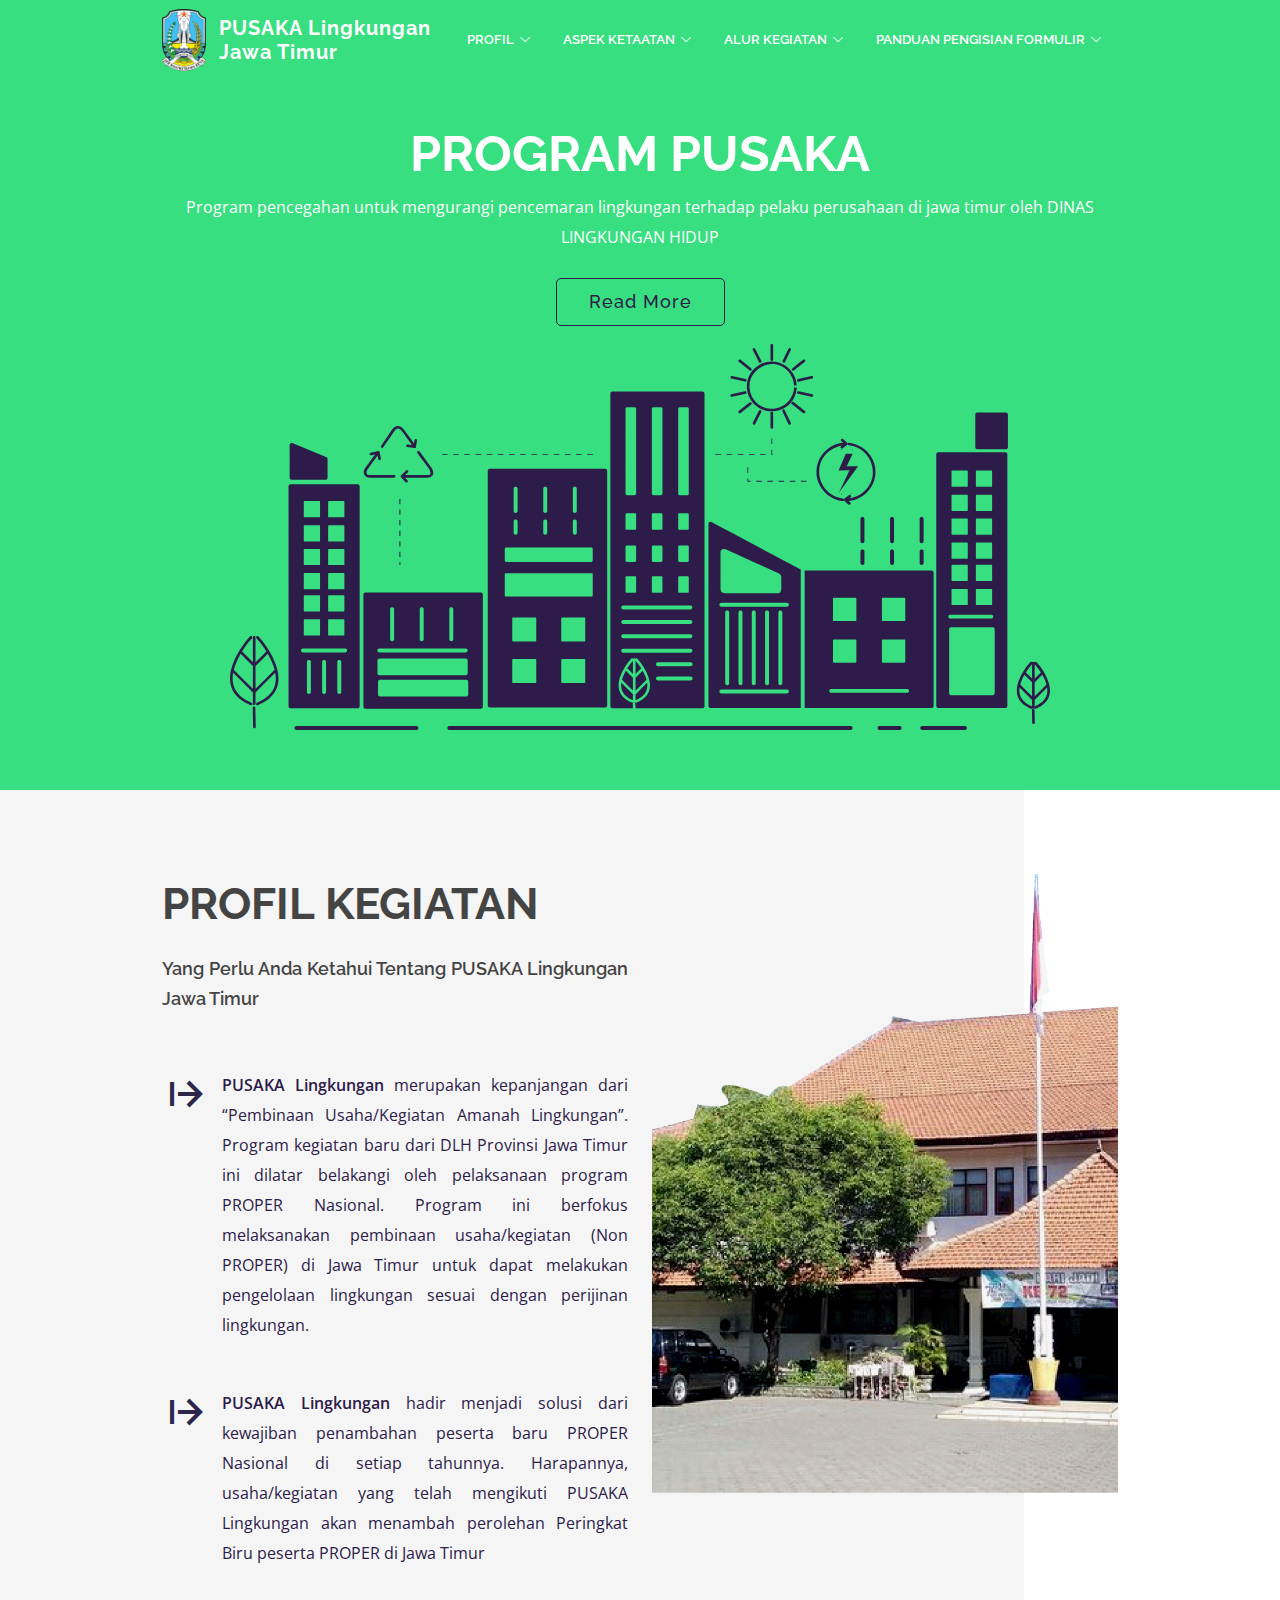
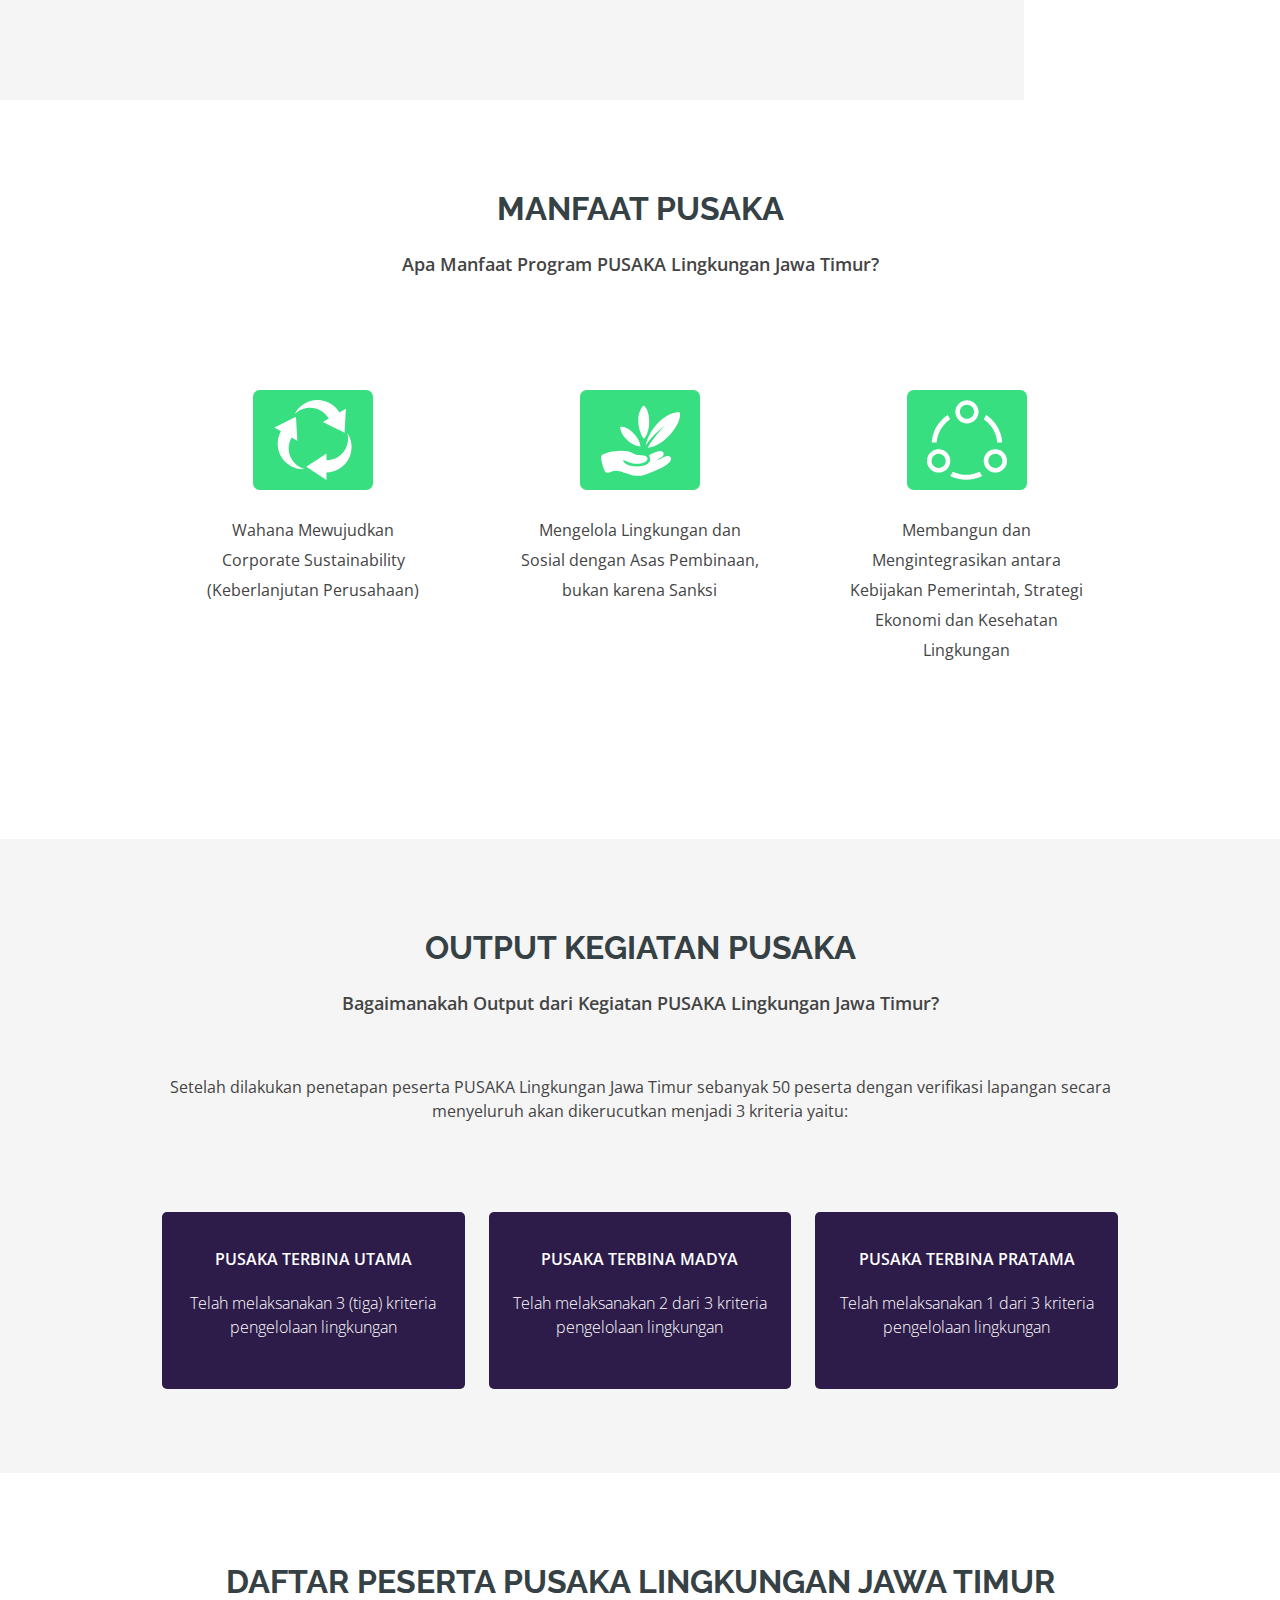
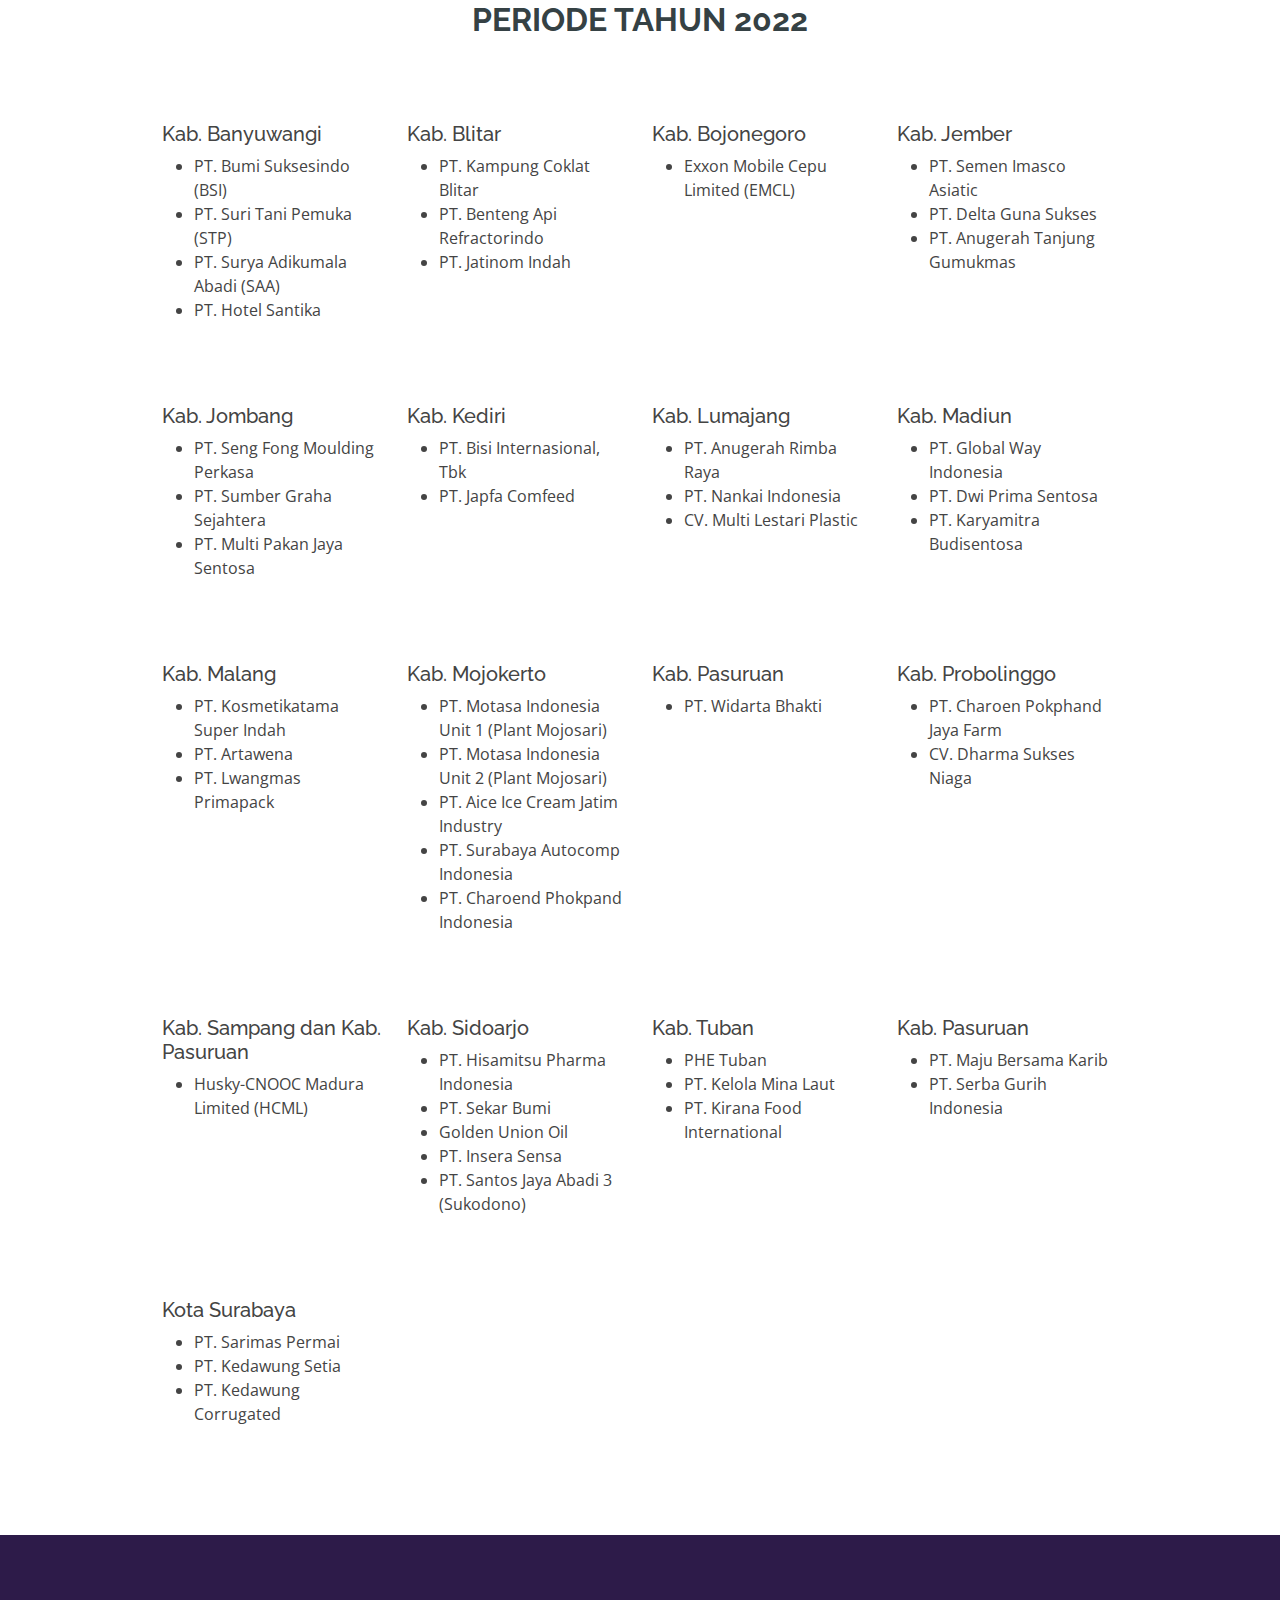
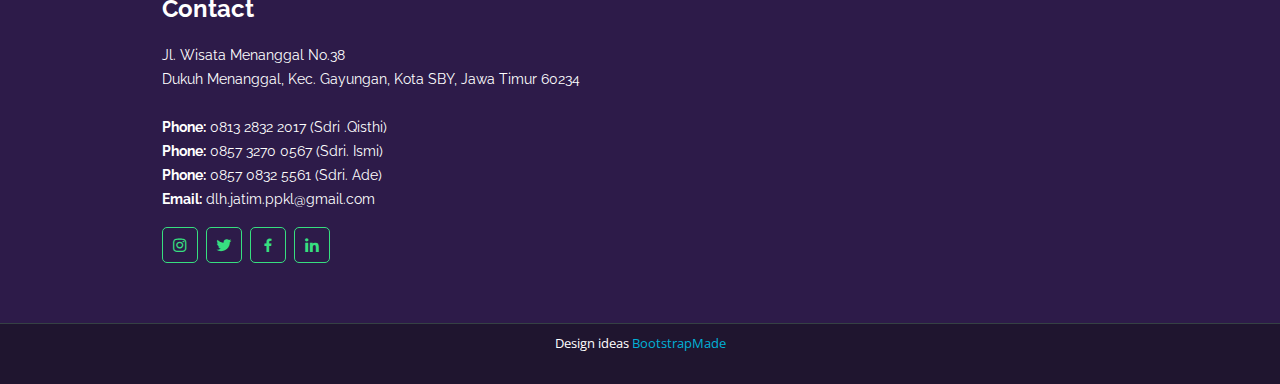
<file: index.html>
<!DOCTYPE html>
<html lang="en">

<head>
  <meta charset="utf-8">
  <meta content="width=device-width, initial-scale=1.0" name="viewport">

  <title>Pusaka.dlh.jatim</title>
  <meta content="" name="description">
  <meta content="" name="keywords">

  <!-- Favicons -->
  <link href="assets/img/content/dinas.png" rel="icon">
  <link href="assets/img/content/dinas.png" rel="apple-touch-icon">

  <!-- Google Fonts -->
  <link href="https://fonts.googleapis.com/css?family=Open+Sans:300,300i,400,400i,600,600i,700,700i|Raleway:300,300i,400,400i,500,500i,600,600i,700,700i|Poppins:300,300i,400,400i,500,500i,600,600i,700,700i" rel="stylesheet">

  <!-- Vendor CSS Files 
  <link href="assets/vendor/animate.css/animate.min.css" rel="stylesheet">-->
  <link href="assets/vendor/bootstrap/css/bootstrap.css" rel="stylesheet">
  <link href="assets/vendor/bootstrap-icons/bootstrap-icons.css" rel="stylesheet">
  <link href="assets/vendor/boxicons/css/boxicons.min.css" rel="stylesheet">
  <link href="assets/vendor/glightbox/css/glightbox.min.css" rel="stylesheet">
  <link href="assets/vendor/remixicon/remixicon.css" rel="stylesheet">
  <link href="assets/vendor/swiper/swiper-bundle.min.css" rel="stylesheet">

  <!-- Template Main CSS File -->
  <link href="assets/css/style.css" rel="stylesheet">

  <!-- =======================================================
  * Template Name: MyBiz - v4.3.0
  * Template URL: https://bootstrapmade.com/mybiz-free-business-bootstrap-theme/
  * Author: BootstrapMade.com
  * License: https://bootstrapmade.com/license/
  ======================================================== -->
</head>

<body>

  <!-- ======= Header ======= -->
  <header id="header" class="fixed-top d-flex align-items-center">
    <div class="container-sm d-flex align-items-center justify-content-between">

      <div class="logo">
        <!-- Uncomment below if you prefer to use an image logo -->
         <a href="index.html"><img src="assets/img/content/dinas.png" alt="" class="img-fluid"></a>
        <h1><a href="index.html"><span>PUSAKA Lingkungan</span>
          <br>
          <span>Jawa Timur</span></a></h1>
      </div>

      <nav id="navbar" class="navbar">
        <ul>
          <li class="dropdown"><a href="#"><span>Profil</span><i class="bi bi-chevron-down"></i></a>
            <ul>
              <li><a href="index.html#tentangpus">Tentang Pusaka</a></li>
              <li><a href="index.html#manfaatpus">Manfaat Pusaka</a></li>
              <li><a href="index.html#hasilpus">Hasil Kegiatan & Penilaian</a></li>
              <li><a href="index.html#daftarpusaka">Daftar Peserta Pusaka</a></li>
            </ul>
          </li>
          <li class="dropdown"><a href="#"><span>Aspek Ketaatan</span><i class="bi bi-chevron-down"></i></a>
            <ul>
              <li><a href="menu2.html#tentangtaat">Tentang Aspek Ketaatan</a></li>
              <li><a href="menu2.html#aspekppa">Aspek Ketaatan PPA</a></li>
              <li><a href="menu2.html#aspekppu">Aspek Ketaatan PPU</a></li>
              <li><a href="menu2.html#aspekplb3">Aspek Ketaatan PLB3</a></li>
            </ul>
          </li>
          <li class="dropdown"><a href="#"><span>Alur Kegiatan</span><i class="bi bi-chevron-down"></i></a>
            <ul>
              <li><a href="menu3.html#tahapsos">Tahapan Sosialisasi</a></li>
              <li><a href="menu3.html#tahapbina">Tahapan Pembinaan</a></li>
              <li><a href="menu3.html#tahapsampai">Tahapan Penyampaian dan Penyuluhan</a></li>
            </ul>
          </li>
          <li class="dropdown"><a href="#"><span>Panduan Pengisian Formulir</span><i class="bi bi-chevron-down"></i></a>
            <ul>
              <li><a href="menu4.html#panduan">Panduan Pengisian Aspek Ketaatan</a></li>
            </ul>
          </li>
          <!-- <li class="dropdown"><a href="#"><span>Submenu</span></a>
          </li> -->
        </ul>
        <i class="bi bi-list mobile-nav-toggle"></i>
      </nav><!-- .navbar -->

    </div>
  </header><!-- End Header -->

  <!-- ======= Hero Section ======= -->
  <section id="hero-first" class="bg-light-green1">
  <div class="container pt-5 mt-3">
  <div class="row">
    <div class="col-lg-12 mb-2">  
      <h1>Program Pusaka</h1>
      <p>Program pencegahan untuk mengurangi pencemaran lingkungan terhadap pelaku perusahaan di jawa timur 
      oleh DINAS LINGKUNGAN HIDUP</p>
      <a href="#tentangpus" class="btn-get-started scrollto animate__animated animate__fadeInUp">Read More</a>
    </div>
    <div class="col-lg-12">
      <div class="crop">
      <!-- <img src="assets/img/content/kota.svg" class="img-fluid"> -->
      <svg xmlns="http://www.w3.org/2000/svg" xml:space="preserve" width="820px"style="shape-rendering:geometricPrecision; text-rendering:geometricPrecision; image-rendering:optimizeQuality; fill-rule:evenodd; clip-rule:evenodd"
        viewBox="0 0 3.71686e+006 1.74974e+006"
         xmlns:xlink="http://www.w3.org/1999/xlink">

        <g id="Layer_x0020_1">
        <metadata id="CorelCorpID_0Corel-Layer"/>
        <g id="_371919032">
   <path id="_371923712" class="fil0" d="M2.58696e+006 1.02254e+006l-308040 -164565c-32209.9,-17212.9 -64419.9,-34419.7 -96632.8,-51629.6 -5943.2,-3174.14 -13518.8,749.701 -13518.8,7760.01 0,91502.8 0,183009 0,274512 0,147646 0,295289 0,442931 0,36384.7 0,72760.3 0,109139 0,4900.26 4084.06,8987.34 8987.34,8987.34 119269,0 238538,0 357807,0l51396.8 0 0 -627134zm-100799 16644.6c-23237.7,-10601.6 -46478.4,-21209.3 -69737.3,-31813.9 -40619.9,-18530.9 -81233.7,-37052.8 -121845,-55580.7 -13482.5,-6154.8 -26971.1,-12303.6 -40456.7,-18452.3 -11348.3,-5178.38 -26826,-9525.44 -30465.7,7687.46 -196.494,737.609 -335.552,1523.59 -335.552,2400.25 0,55347.9 0,110693 0,166044 0,23119.8 20160.3,20245 36986.3,20245 33222.6,0 66436.2,0 99667.9,0 33531,0 67062,0 100590,0 7364,0 14725,0 22110.1,0 15275.2,0 16269.7,-13772.7 16269.7,-25229.9 0,-15928.1 0,-31856.3 0,-47784.4 0,-9208.02 -5217.68,-14072 -12784.2,-17515.2zm-562.276 177797c0,107068 0,214136 0,321205 0,30.2299 0,60.4598 0,93.7126 0,11587.1 17971.7,11587.1 17971.7,0 0,-107071 0,-214136 0,-321205 0,-33.2529 0,-63.4828 0,-93.7126 0,-11590.1 -17971.7,-11590.1 -17971.7,0l0 0zm-60245.1 0c0,107068 0,214136 0,321205 0,30.2299 0,60.4598 0,93.7126 0,11587.1 17971.7,11587.1 17971.7,0 0,-107071 0,-214136 0,-321205 0,-33.2529 0,-63.4828 0,-93.7126 0,-11590.1 -17971.7,-11590.1 -17971.7,0l0 0zm-60245.1 0c0,107068 -3.02299,214136 -3.02299,321205 3.02299,30.2299 0,60.4598 0,93.7126 3.02299,11587.1 17974.7,11587.1 17974.7,0 0,-107071 0,-214136 0,-321205 0,-33.2529 0,-63.4828 0,-93.7126 0,-11590.1 -17974.7,-11590.1 -17974.7,0l3.02299 0zm-60245.1 0c0,107068 -3.02299,214136 -3.02299,321205 3.02299,30.2299 0,60.4598 0,93.7126 3.02299,11587.1 17974.7,11587.1 17974.7,0 0,-107071 0,-214136 0,-321205 0,-33.2529 0,-63.4828 0,-93.7126 0,-11590.1 -17974.7,-11590.1 -17974.7,0l3.02299 0zm-60257.2 0c0,107068 0,214136 0,321205 0,30.2299 0,60.4598 0,93.7126 0,11587.1 17974.7,11587.1 17974.7,0 0,-107071 0,-214136 0,-321205 0,-33.2529 0,-63.4828 0,-93.7126 0,-11590.1 -17974.7,-11590.1 -17974.7,0l0 0zm-17596.8 367224c99205.4,0 198393,0 297577,0 11599.2,0 11599.2,-17971.7 0,-17971.7 -99184.3,0 -198372,0 -297577,0 -11590.1,0 -11590.1,17971.7 0,17971.7l0 0zm0 -392907c99205.4,0 198393,0 297577,0 11599.2,0 11599.2,-17971.7 0,-17971.7 -99184.3,0 -198372,0 -297577,0 -11590.1,0 -11590.1,17971.7 0,17971.7l0 0z"/>
   <polygon id="_371923640" class="fil1" points="2.79126e+006,497000 2.82239e+006,497000 2.79546e+006,553700 2.84691e+006,553700 2.75987e+006,674459 2.80813e+006,572194 2.75853e+006,573413 "/>
   <path id="_371923616" class="fil0" d="M744175 593999c-37726.9,0 -75453.8,0 -113184,0 -14341.1,0 -14631.3,-15583.5 -8289.03,-24459 5710.43,-7986.74 11420.9,-15973.5 17131.3,-23960.2 9697.75,-13564.1 19398.5,-27128.3 29096.3,-40692.4 1148.74,5743.68 2297.47,11490.4 3446.21,17237.1 1517.54,7572.59 13065.4,4359.15 11553.9,-3186.23 -1992.15,-9969.82 -3987.32,-19936.6 -5982.49,-29903.4 -649.943,-3264.83 -4374.26,-4921.43 -7367.02,-4183.82 -11112.5,2738.83 -22225,5480.68 -33334.5,8222.53 -7497.01,1853.09 -4316.83,13407 3186.23,11556.9 5671.13,-1399.64 11342.3,-2799.29 17013.4,-4198.93 -11030.9,15429.3 -22061.8,30855.6 -33095.7,46285 -4537.51,6348.28 -9078.03,12699.6 -13618.6,19047.9 -9322.9,13041.2 -3703.16,32089 10665.1,38470.6 6308.98,2799.29 14643.4,1747.29 21381.6,1747.29 13180.2,-3.02299 26360.5,0 39540.7,0 20622.8,-3.02299 41239.6,0 61856.4,0 7726.76,-3.02299 7726.76,-11983.1 0,-11983.1z"/>
   <path id="_371923592" class="fil0" d="M798235 422082c8911.77,11989.2 17823.5,23981.4 26738.3,35970.5 -6224.33,-955.264 -12448.7,-1913.55 -18670,-2871.84 -7557.47,-1163.85 -10804.2,10380.9 -3186.23,11553.9 10731.6,1650.55 21460.2,3304.13 32191.8,4954.68 2971.6,456.471 6756.38,-707.379 7370.05,-4183.82 1735.2,-9873.08 3470.39,-19743.1 5208.61,-29616.2 1330.11,-7554.45 -10217.7,-10786 -11553.9,-3186.23 -885.736,5033.28 -1771.47,10066.6 -2654.18,15096.8 -9764.25,-13134.9 -19528.5,-26269.8 -29295.8,-39407.7 -11366.4,-15296.3 -23062.4,-39199.1 -44900.4,-38682.2 -19592,462.517 -31859.3,27412.5 -41336.3,41294 -11142.7,16327.2 -22291.5,32660.4 -33437.3,48990.6 -4371.24,6399.67 6015.75,12385.2 10344.7,6045.98 8954.09,-13119.8 17911.2,-26236.5 26862.3,-39353.3 6027.84,-8833.17 12055.7,-17663.3 18083.5,-26490.4 4217.07,-6182.01 7817.45,-13017 14395.5,-16955.9 16980.1,-10172.4 36345.4,26759.5 43839.4,36841.2z"/>
   <path id="_371923520" class="fil0" d="M900775 543606c-13754.6,-18700.2 -27509.2,-37400.4 -41263.8,-56097.6 -4528.44,-6154.8 -14933.6,-187.425 -10347.7,6045.98 11553.9,15707.4 23107.7,31414.9 34658.6,47122.3 6278.75,8530.87 12554.5,17061.7 18830.2,25595.6 5870.64,7980.69 11786.6,27630.1 -4504.25,27630.1 -34595.1,0 -69193.2,0 -103788,0 4126.38,-4111.26 8246.71,-8222.53 12373.1,-12336.8 5474.63,-5462.54 -2995.78,-13933 -8473.44,-8473.44 -7687.46,7666.3 -15374.9,15332.6 -23062.4,22998.9 -2351.89,2342.82 -2252.13,6115.51 0,8470.41 6922.64,7249.13 13845.3,14495.2 20774,21747.4 5344.64,5592.53 13803,-2893 8470.41,-8476.46 -3805.94,-3981.28 -7611.88,-7965.57 -11414.8,-11946.9 18283,-3.02299 36566.1,0 54849.1,0 12995.8,-3.02299 25988.6,0 38984.5,0 8403.91,-3.02299 16399.7,801.092 23806,-4053.83 24712.9,-16185.1 1393.6,-42887.1 -9891.22,-58225.8z"/>
   <path id="_371923736" class="fil2" d="M2.8233e+006 481450c-1390.57,-441.356 -2805.33,-855.506 -4217.07,-1236.4l622.736 -2312.59c1435.92,389.966 2899.05,816.207 4310.78,1266.63l-716.448 2282.36z"/>
   <path id="_371923904" class="fil2" d="M2.81197e+006 682364l-453.448 -2351.89c1460.1,-275.092 2899.05,-580.414 4310.78,-915.966l556.23 2330.72c-1466.15,344.621 -2929.28,659.011 -4413.56,937.126z"/>
   <path id="_371923784" class="fil2" d="M2.77379e+006 682609c-1484.29,-266.023 -2971.6,-559.253 -4410.54,-879.69l504.839 -2342.82c1435.92,314.391 2874.86,604.598 4313.8,861.552l-408.103 2360.95z"/>
   <path id="_371923472" class="fil2" d="M2.76938e+006 479210l-526 -2336.77c1463.13,-332.529 2923.23,-631.805 4410.54,-900.851l429.264 2357.93c-1435.92,263 -2874.86,556.23 -4313.8,879.69z"/>
   <path id="_371923760" class="fil2" d="M2.77808e+006 700142c-64607.3,-7599.79 -110977,-64655.7 -107431,-129103 3497.6,-64020.8 60172.6,-112594 122863,-112386 7717.69,24.1839 7717.69,-11955.9 0,-11983.1 -70813.5,-238.816 -129166,53957.3 -134846,124369 -5773.91,71378.8 49967,132915 119414,141086 7669.32,900.851 7572.59,-11088.3 0,-11983.1l0 0z"/>
   <path id="_371923160" class="fil2" d="M2.77063e+006 439600c6206.2,5767.86 12436.6,11532.7 18642.8,17297.5 0,-2826.49 0,-5646.94 0,-8473.44 -6711.03,5196.52 -13419,10396.1 -20130.1,15592.6 -6085.28,4727.95 2466.76,13144 8482.51,8473.44 6711.03,-5199.54 13422.1,-10393 20130.1,-15592.6 2518.15,-1952.85 2158.41,-6454.08 0,-8473.44 -6227.36,-5764.84 -12436.6,-11529.7 -18642.8,-17294.5 -5656.01,-5247.91 -14162.7,3207.39 -8482.51,8470.41l0 0z"/>
   <path id="_371922800" class="fil2" d="M2.80533e+006 459077c64247.6,7025.43 111071,63008.1 108604,127156 -2466.76,64032.9 -58210.7,113652 -120926,114459 -7735.83,96.7356 -7738.85,12079.9 0,11980.1 69568,-894.805 126461,-53993.6 132691,-123154 6517.56,-72189 -50036.5,-134729 -120372,-142425 -7690.48,-840.391 -7596.77,11151.8 0,11983.1l3.02299 0z"/>
   <path id="_371922776" class="fil2" d="M2.81178e+006 718891c-6254.56,-5725.54 -12509.1,-11454.1 -18739.5,-17179.6 0,2820.45 0,5646.94 0,8470.41 6662.67,-5238.84 13346.5,-10474.7 20009.2,-15710.5 6088.3,-4767.25 -2469.78,-13186.3 -8458.32,-8473.44 -6686.85,5238.84 -13349.5,10474.7 -20036.4,15713.5 -2487.92,1958.9 -2203.76,6454.08 0,8470.41 6257.59,5728.56 12509.1,11457.1 18739.5,17182.7 5683.22,5211.63 14186.9,-3237.62 8485.53,-8473.44l0 0z"/>
   <path id="_371923088" class="fil2" d="M2.55723e+006 192507c-864.575,55861.8 -45462.7,100463 -101322,101315 -55858.8,852.483 -100481,-46735.4 -101322,-101315 -837.368,-55867.8 46753.5,-100481 101322,-101315 55858.8,-852.483 100481,46738.4 101318,101315 120.92,7720.71 12101,7732.8 11983.1,0 -789,-51928.9 -35465.7,-96629.8 -85768.2,-109925 -50347.9,-13310.2 -103525,12252.2 -127897,57309.8 -24824.8,45904.1 -12412.4,103849 25955.4,138024 38918,34676.7 98180.6,36324.2 140309,6735.22 29930.6,-21024.9 46850.3,-55934.4 47400.5,-92143.7 120.92,-7729.78 -11862.2,-7717.69 -11980.1,0z"/>
   <path id="_371922944" class="fil2" d="M2.30599e+006 80248.3c16224.4,13026.1 32445.7,26052.1 48670.1,39075.1 5967.38,4788.41 14498.3,-3630.61 8458.32,-8470.41 -16197.2,-13026.1 -32421.6,-26052.1 -48645.9,-39075.1 -5967.38,-4788.41 -14498.3,3633.63 -8482.51,8470.41l0 0z"/>
   <path id="_371922704" class="fil2" d="M2.40827e+006 76384.9c-9347.08,-18397.9 -18694.2,-36789.8 -28038.2,-55187.7 -3500.62,-6892.41 -13851.3,-825.276 -10353.7,6049 9347.08,18391.9 18691.1,36789.8 28038.2,55187.7 3497.6,6889.39 13851.3,825.276 10353.7,-6049l0 0z"/>
   <path id="_371922752" class="fil2" d="M2.27581e+006 239481c20550.3,-4688.66 41109.6,-9380.33 61669,-14072 7527.24,-1720.08 4337.99,-13270.9 -3186.23,-11553.9 -20559.3,4691.68 -41115.7,9380.33 -61669,14075 -7530.26,1717.06 -4337.99,13270.9 3186.23,11550.8l0 0z"/>
   <path id="_371922608" class="fil2" d="M2.33721e+006 158982c-20462.6,-4670.52 -40931.3,-9344.06 -61406,-14014.6 -7524.22,-1717.06 -10719.5,9833.78 -3186.23,11553.9 20471.7,4670.52 40940.3,9344.06 61406,14017.6 7524.22,1714.03 10734.6,-9836.8 3186.23,-11556.9l0 0z"/>
   <path id="_371922584" class="fil2" d="M2.44997e+006 5795.07c0,21653.7 0,43307.3 0,64961 0,7723.74 11983.1,7726.76 11983.1,0 0,-21653.7 0,-43307.3 0,-64961 0,-7726.76 -11983.1,-7726.76 -11983.1,0l0 0z"/>
   <path id="_371923256" class="fil2" d="M2.51546e+006 82433.9c8866.43,-18397.9 17708.7,-36792.8 26575.1,-55187.7 3334.36,-6928.69 -6995.2,-13007.9 -10350.7,-6049 -8842.24,18397.9 -17708.7,36789.8 -26578.1,55187.7 -3328.31,6928.69 6998.22,13007.9 10353.7,6049l0 0z"/>
   <path id="_371923040" class="fil2" d="M2.31448e+006 312674c16221.4,-12935.4 32445.7,-25870.7 48642.9,-38806.1 6042.95,-4818.64 -2490.94,-13237.7 -8458.32,-8473.44 -16224.4,12935.4 -32445.7,25870.7 -48670.1,38806.1 -6039.93,4818.64 2490.94,13237.7 8482.51,8473.44l3.02299 0z"/>
   <path id="_371922128" class="fil2" d="M2.63928e+006 227930c-20538.2,-4694.7 -41100.6,-9383.36 -61662.9,-14075 -7524.22,-1720.08 -10710.4,9833.78 -3186.23,11553.9 20562.4,4688.66 41121.7,9383.36 61659.9,14072 7524.22,1717.06 10734.6,-9833.78 3186.23,-11550.8l3.02299 0z"/>
   <path id="_371922008" class="fil2" d="M2.54616e+006 271767c17085.9,13633.7 34196,27270.4 51282,40907.1 5991.56,4764.23 14522.4,-3654.79 8482.51,-8473.44 -17107.1,-13636.7 -34196,-27270.4 -51306.2,-40904.1 -5967.38,-4767.25 -14498.3,3654.79 -8458.32,8470.41l0 0z"/>
   <path id="_371922080" class="fil2" d="M2.57762e+006 170596c20559.3,-4691.68 41118.7,-9386.38 61656.9,-14075 7551.43,-1720.08 4337.99,-13270.9 -3186.23,-11553.9 -20535.2,4688.66 -41097.5,9383.36 -61659.9,14072 -7524.22,1720.08 -4337.99,13270.9 3186.23,11556.9l3.02299 0z"/>
   <path id="_371922560" class="fil2" d="M2.59744e+006 71777.8c-16321.1,13023 -32666.4,26049.1 -48984.5,39075.1 -6064.11,4815.62 2490.94,13237.7 8458.32,8470.41 16345.3,-13023 32663.4,-26049.1 49005.7,-39075.1 6039.93,-4815.62 -2490.94,-13237.7 -8482.51,-8470.41l3.02299 0z"/>
   <path id="_371922152" class="fil2" d="M2.54204e+006 357205c-9347.08,-19407.6 -18694.2,-38818.2 -28041.2,-58228.8 -3352.49,-6961.94 -13682,-876.667 -10350.7,6045.98 9347.08,19413.6 18691.1,38821.2 28038.2,58231.8 3355.52,6958.92 13682,879.69 10350.7,-6049l3.02299 0z"/>
   <path id="_371921960" class="fil2" d="M2.44997e+006 314424c0,21411.8 0,42823.7 0,64232.5 0,7723.74 11983.1,7726.76 11983.1,0 0,-21411.8 0,-42820.6 0,-64232.5 0,-7726.76 -11983.1,-7723.74 -11983.1,0l0 0z"/>
   <path id="_371922344" class="fil2" d="M2.38023e+006 363254c9344.06,-18500.7 18691.1,-36998.4 28038.2,-55499 3473.41,-6877.3 -6856.14,-12944.4 -10353.7,-6045.98 -9344.06,18497.7 -18691.1,36998.4 -28038.2,55496 -3473.41,6877.3 6853.11,12944.4 10353.7,6049l0 0z"/>
   <path id="_371922536" class="fil2" d="M301017 1.74975e+006c113900,0 227803,0 341703,0 67334,0 134671,0 202005,0 11590.1,0 11590.1,-17974.7 0,-17974.7 -113903,0 -227803,0 -341703,0 -67334,0 -134671,0 -202005,0 -11590.1,0 -11590.1,17974.7 0,17974.7l0 0z"/>
   <path id="_371921816" class="fil2" d="M994113 1.74975e+006c49516.6,0 99033.1,0 148550,0 122292,0 244584,0 366873,0 155678,0 311350,0 467025,0 149668,0 299336,0 449011,0 104269,0 208535,0 312801,0 24903.4,0 49773.5,0 74649.7,0 11599.2,0 11596.2,-17974.7 0,-17974.7 -49507.5,0 -99021,0 -148553,0 -122289,0 -244578,0 -366867,0 -155672,0 -311347,0 -467021,0 -149665,0 -299333,0 -449001,0 -104269,0 -208541,0 -312813,0 -24882.2,0 -49770.5,0 -74655.7,0 -11587.1,0 -11587.1,17974.7 0,17974.7l3.02299 0z"/>
   <path id="_371921984" class="fil2" d="M2.94413e+006 1.74975e+006c30411.3,0 60843.7,0 91279.1,0 11599.2,0 11599.2,-17974.7 0,-17974.7 -30432.4,0 -60867.9,0 -91279.1,0 -11596.2,0 -11599.2,17974.7 0,17974.7l0 0z"/>
   <path id="_371921360" class="fil2" d="M3.13776e+006 1.74975e+006c64537.8,0 129070,0 193628,0 11578,0 11575,-17974.7 0,-17974.7 -64555.9,0 -129094,0 -193628,0 -11596.2,0 -11599.2,17974.7 0,17974.7l0 0z"/>
   <path id="_371921792" class="fil2" d="M201313 1.4772e+006c-28549.1,28552.1 -57101.2,57104.3 -85650.3,85650.3 0,-34326 0,-68658.1 0,-102987 18515.8,-18512.8 37028.6,-37028.6 55541.4,-55544.4 7738.85,13524.9 14646.4,27436.6 20498.9,41535.9 4108.24,9894.24 7693.51,20184.5 10423.3,30683.3 -278.115,199.517 -550.184,402.057 -813.184,662.034zm-183139 0c-250.908,-250.908 -513.908,-441.356 -776.908,-634.828 2593.72,-9818.67 5894.83,-19428.7 9543.57,-28633.7 5888.78,-14848.9 13068.4,-29507.4 21224.4,-43730.6 18503.7,18503.7 37010.4,37010.4 55514.2,55517.2 3.02299,34329.1 0,68658.1 0,102990 -28500.7,-28500.7 -57001.5,-57004.5 -85505.2,-85508.3zm189130 -24072.1c-16696,-46687 -45728.7,-91493.8 -79238.6,-128033 -5232.79,-5707.4 -13685.1,2790.22 -8473.44,8470.41 16735.3,18252.8 32101.1,38612.6 45350.9,60157.5 -160.218,129.989 -320.437,235.793 -474.609,386.943 -16266.7,16269.7 -32536.4,32536.4 -48806.1,48806.1 0,-37862.9 0,-75722.8 0,-113586 0,-7726.76 -11983.1,-7726.76 -11983.1,0 3.02299,37814.6 0,75626.1 0,113444 -16218.3,-16224.4 -32439.7,-32442.7 -48661,-48664.1 -184.402,-184.402 -380.897,-317.414 -574.368,-471.586 13307.2,-21556.9 28794,-41907.7 45450.6,-60072.8 5211.63,-5680.2 -3237.62,-14177.8 -8470.41,-8470.41 -33183.3,36179.1 -61152,80045.7 -78464.7,125932 -12379.1,32799.4 -18092.6,69637.6 -7143.32,103625 13246.7,41118.7 50078.8,66681.1 88250.1,82576 7134.25,2968.57 10211.7,-8627.61 3186.23,-11553.9 -36874.4,-15353.8 -70626.1,-40381.1 -81735.6,-80396.4 -4993.98,-17983.8 -4607.03,-36705.1 -1215.24,-55003.3 29794.6,29791.6 59586.1,59586.1 89377.7,89377.7 3.02299,17131.3 0,34265.6 0,51393.8 3.02299,7726.76 11983.1,7729.78 11983.1,0 0,-17082.9 0,-34165.8 0,-51248.7 29824.8,-29824.8 59649.6,-59649.6 89477.4,-89474.4 3119.72,17515.2 3470.39,35399.2 -634.828,52875.1 -9643.33,41034 -45260.2,67068 -82270.6,82476.2 -7022.4,2923.23 -3945,14525.5 3186.23,11553.9 38177.3,-15894.9 72772.4,-40471.8 87545.7,-80529.4 12315.7,-33410.1 5994.59,-70970.7 -5662.06,-103571z"/>
   <path id="_371921672" class="fil2" d="M102818 1.64915e+006c628.782,28920.9 1257.56,57841.9 1889.37,86759.8 166.264,7714.67 12149.4,7729.78 11980.1,0 -628.782,-28917.9 -1260.59,-57838.8 -1889.37,-86759.8 -169.287,-7711.64 -12149.4,-7729.78 -11980.1,0z"/>
   <path id="_371921120" class="fil0" d="M1.70073e+006 565081c-115499,0 -230996,3.02299 -346489,3.02299 -58975.5,-3.02299 -117948,0 -176917,0 -4900.26,-3.02299 -8987.34,4087.08 -8987.34,8984.32 0,76578.3 0,153157 0,229735 0,153202 0,306407 0,459612 0,115034 0,230068 0,345101 0,10021.2 0,20045.4 0,30063.6 0,4900.26 4087.08,8987.34 8987.34,8987.34 115496,0 230990,0 346489,0 58975.5,0 117945,0 176917,0 2648.14,0 4655.4,-961.31 6094.34,-2406.3 87.6667,-75.5747 163.241,-160.218 250.908,-235.793 75.5747,-84.6437 160.218,-160.218 235.793,-250.908 1448.01,-1438.94 2406.3,-3449.23 2406.3,-6094.34 0,-76575.3 0,-153157 0,-229732 0,-153205 0,-306407 0,-459609 0,-115037 0,-230071 0,-345104 0,-10024.2 0,-20042.4 0,-30066.6 0,-4897.24 -4087.08,-8984.32 -8987.34,-8987.34zm-194892 674728l100049 0c2433.51,0 4419.61,1986.1 4419.61,4419.61l0 99731.4c0,2430.48 -1986.1,4419.61 -4419.61,4419.61l-100049 0c-2433.51,0 -4419.61,-1989.13 -4419.61,-4419.61l0 -99731.4c0,-2433.51 1986.1,-4419.61 4419.61,-4419.61zm0 188356l100049 0c2433.51,0 4419.61,1989.13 4419.61,4419.61l0 99731.4c0,2430.48 -1986.1,4419.61 -4419.61,4419.61l-100049 0c-2433.51,0 -4419.61,-1989.13 -4419.61,-4419.61l0 -99731.4c0,-2430.48 1986.1,-4419.61 4419.61,-4419.61zm-222051 0l100052 0c2433.51,0 4416.59,1989.13 4416.59,4419.61l0 99731.4c0,2430.48 -1983.08,4419.61 -4416.59,4419.61l-100052 0c-2430.48,0 -4416.59,-1989.13 -4416.59,-4419.61l0 -99731.4c0,-2430.48 1986.1,-4419.61 4416.59,-4419.61zm0 -188356l100052 0c2433.51,0 4416.59,1986.1 4416.59,4419.61l0 99731.4c0,2430.48 -1983.08,4419.61 -4416.59,4419.61l-100052 0c-2430.48,0 -4416.59,-1989.13 -4416.59,-4419.61l0 -99731.4c0,-2433.51 1986.1,-4419.61 4416.59,-4419.61zm360386 -195859l0 96279.2c0,2506.06 -2049.59,4552.62 -4555.64,4552.62l-389560 0c-2503.03,0 -4552.62,-2046.56 -4552.62,-4552.62l0 -96279.2c0,-2506.06 2049.59,-4552.62 4552.62,-4552.62l389560 0c2506.06,0 4555.64,2046.56 4555.64,4552.62zm0 -115390l0 52660.5c0,3548.99 -2902.07,6445.01 -6445.01,6445.01l-385782 0c-3542.94,0 -6441.99,-2896.02 -6441.99,-6445.01l0 -52660.5c0,-3552.01 2899.05,-6448.03 6441.99,-6448.03l385782 0c3542.94,0 6445.01,2896.02 6445.01,6448.03zm-72216.2 -171062c0,-33833.3 -3.02299,-67666.6 -3.02299,-101506 3.02299,-11587.1 -17971.7,-11587.1 -17971.7,0 0,33836.3 0,67672.6 0,101509 0,11584.1 17971.7,11587.1 17971.7,0l3.02299 -3.02299zm-134121 0c0,-33833.3 0,-67666.6 0,-101506 0,-11587.1 -17971.7,-11587.1 -17971.7,0 0,33836.3 0,67672.6 0,101509 0,11584.1 17971.7,11587.1 17971.7,0l0 -3.02299zm-134115 0c0,-33833.3 0,-67666.6 0,-101506 0,-11587.1 -17977.7,-11587.1 -17977.7,0 0,33836.3 0,67672.6 0,101509 0,11584.1 17977.7,11587.1 17977.7,0l0 -3.02299zm268236 98159.5c0,-17309.6 -3.02299,-34628.3 -3.02299,-51944 3.02299,-11593.2 -17971.7,-11590.1 -17971.7,0 0,17315.7 0,34634.4 0,51947 0,11590.1 17971.7,11590.1 17971.7,0l3.02299 -3.02299zm-134121 0c0,-17309.6 0,-34628.3 0,-51944 0,-11593.2 -17971.7,-11590.1 -17971.7,0 0,17315.7 0,34634.4 0,51947 0,11590.1 17971.7,11590.1 17971.7,0l0 -3.02299zm-134115 0c0,-17309.6 0,-34628.3 0,-51944 0,-11593.2 -17977.7,-11590.1 -17977.7,0 0,17315.7 0,34634.4 0,51947 0,11590.1 17977.7,11590.1 17977.7,0l0 -3.02299z"/>
   <path id="_371921408" class="fil0" d="M1.1371e+006 1.12592e+006c-115496,0 -230993,3.02299 -346495,3.02299 -58969.4,-3.02299 -117945,0 -176917,0 -4897.24,-3.02299 -8984.32,4087.08 -8984.32,8984.32 0,116452 0,232903 0,349358 0,53216.7 0,106433 0,159650 0,4900.26 4087.08,8987.34 8984.32,8987.34 115499,0 230996,0 346492,0 58972.5,0 117948,0 176917,0 2651.16,0 4661.45,-961.31 6094.34,-2406.3 90.6897,-72.5517 166.264,-157.195 247.885,-235.793 81.6207,-84.6437 163.241,-163.241 238.816,-250.908 1444.99,-1438.94 2406.3,-3449.23 2406.3,-6094.34 0,-116455 0,-232903 0,-349355 0,-53219.7 0,-106436 0,-159653 0,-4897.24 -4087.08,-8984.32 -8984.32,-8987.34zm-57207 404966c0,-4900.26 -4087.08,-8987.34 -8987.34,-8987.34 -118767,0 -237531,0 -356295,0 -11575,0 -23153.1,0 -34728.1,0 -4900.26,0 -8987.34,4087.08 -8987.34,8987.34 0,19189.9 0,38382.9 0,57572.8 0,4900.26 4087.08,8984.32 8987.34,8984.32 118764,0 237531,0 356295,0 11575,0 23156.1,0 34728.1,0 2645.11,0 4655.4,-958.287 6094.34,-2406.3 87.6667,-72.5517 163.241,-154.172 253.931,-232.77 75.5747,-84.6437 157.195,-160.218 232.77,-250.908 1444.99,-1438.94 2406.3,-3449.23 2406.3,-6094.34 0,-19189.9 0,-38382.9 0,-57572.8zm-402481 -29528.6c118767,0 237531,3.02299 356298,3.02299 11575,-3.02299 23150,0 34731.1,0 2645.11,-3.02299 4655.4,-964.333 6094.34,-2409.32 84.6437,-69.5287 163.241,-157.195 247.885,-235.793 78.5977,-81.6207 160.218,-160.218 232.77,-247.885 1444.99,-1438.94 2409.32,-3449.23 2409.32,-6094.34 3.02299,-19193 0,-38382.9 0,-57572.8 3.02299,-4897.24 -4087.08,-8984.32 -8984.32,-8984.32 -118767,0 -237531,0 -356298,0 -11578,0 -23153.1,0 -34734.1,0 -4897.24,0 -8984.32,4087.08 -8984.32,8984.32 0,19189.9 0,38379.9 0,57572.8 0,4897.24 4087.08,8987.34 8987.34,8984.32zm334645 -163006c0,-45619.9 0,-91239.8 0,-136860 0,-11593.2 -17971.7,-11593.2 -17971.7,0 0,45616.9 0,91239.8 0,136860 0,11593.2 17971.7,11593.2 17971.7,0l0 0zm-134121 0c0,-45619.9 0,-91239.8 0,-136860 0,-11593.2 -17971.7,-11593.2 -17971.7,0 0,45616.9 0,91239.8 0,136860 0,11593.2 17971.7,11593.2 17971.7,0l0 0zm-134112 0c0,-45619.9 0,-91239.8 0,-136860 0,-11593.2 -17977.7,-11593.2 -17977.7,0 0,45616.9 0,91239.8 0,136860 0,11593.2 17977.7,11593.2 17977.7,0l0 0zm-67034.8 60048.6c118562,0 237123,0 355688,0 11986.1,0 23975.3,0 35964.5,0 11587.1,0 11587.1,-17974.7 0,-17974.7 -118568,0 -237132,0 -355694,0 -11989.2,0 -23975.3,0 -35964.5,0 -11587.1,0 -11587.1,17974.7 0,17974.7l6.04598 0z"/>
   <path id="_371921504" class="fil0" d="M1.89024e+006 1.56148e+006c-5075.6,26157.9 -27373.2,42690.6 -50607.8,52476.1 -486.701,202.54 -912.943,456.471 -1305.93,737.609 3.02299,-8824.1 0,-17648.2 0,-26469.3 17491,-17488 34979,-34976 52467,-52467 1121.53,8573.2 1097.34,17240.1 -553.207,25722.6zm146458 -508603l37717.8 0c2844.63,0 5172.33,2327.7 5172.33,5175.36l0 64429c0,2847.66 -2327.7,5175.36 -5172.33,5175.36l-37717.8 0c-2847.66,0 -5175.36,-2327.7 -5175.36,-5175.36l0 -64429c0,-2847.66 2327.7,-5175.36 5175.36,-5175.36zm-119360 0l37717.8 0c2844.63,0 5172.33,2327.7 5172.33,5175.36l0 64429c0,2847.66 -2327.7,5175.36 -5172.33,5175.36l-37717.8 0c-2847.66,0 -5175.36,-2327.7 -5175.36,-5175.36l0 -64429c0,-2847.66 2327.7,-5175.36 5175.36,-5175.36zm-119357 0l37717.8 0c2847.66,0 5175.36,2327.7 5175.36,5175.36l0 64429c0,2847.66 -2327.7,5175.36 -5175.36,5175.36l-37717.8 0c-2844.63,0 -5175.36,-2327.7 -5175.36,-5175.36l0 -64429c0,-2847.66 2330.72,-5175.36 5175.36,-5175.36zm238716 -139577l37717.8 0c2844.63,0 5172.33,2327.7 5172.33,5172.33l0 64432c0,2844.63 -2327.7,5172.33 -5172.33,5172.33l-37717.8 0c-2847.66,0 -5175.36,-2327.7 -5175.36,-5172.33l0 -64432c0,-2844.63 2327.7,-5172.33 5175.36,-5172.33zm-119360 0l37717.8 0c2844.63,0 5172.33,2327.7 5172.33,5172.33l0 64432c0,2844.63 -2327.7,5172.33 -5172.33,5172.33l-37717.8 0c-2847.66,0 -5175.36,-2327.7 -5175.36,-5172.33l0 -64432c0,-2844.63 2327.7,-5172.33 5175.36,-5172.33zm-119357 0l37717.8 0c2847.66,0 5175.36,2327.7 5175.36,5172.33l0 64432c0,2844.63 -2327.7,5172.33 -5175.36,5172.33l-37717.8 0c-2844.63,0 -5175.36,-2327.7 -5175.36,-5172.33l0 -64432c0,-2844.63 2330.72,-5172.33 5175.36,-5172.33zm238716 -145617l37717.8 0c2844.63,0 5172.33,2327.7 5172.33,5172.33l0 64432c0,2844.63 -2327.7,5172.33 -5172.33,5172.33l-37717.8 0c-2847.66,0 -5175.36,-2327.7 -5175.36,-5172.33l0 -64432c0,-2844.63 2327.7,-5172.33 5175.36,-5172.33zm-119360 0l37717.8 0c2844.63,0 5172.33,2327.7 5172.33,5172.33l0 64432c0,2844.63 -2327.7,5172.33 -5172.33,5172.33l-37717.8 0c-2847.66,0 -5175.36,-2327.7 -5175.36,-5172.33l0 -64432c0,-2844.63 2327.7,-5172.33 5175.36,-5172.33zm-119357 0l37717.8 0c2847.66,0 5175.36,2327.7 5175.36,5172.33l0 64432c0,2844.63 -2327.7,5172.33 -5175.36,5172.33l-37717.8 0c-2844.63,0 -5175.36,-2327.7 -5175.36,-5172.33l0 -64432c0,-2844.63 2330.72,-5172.33 5175.36,-5172.33zm239871 -481266l35411.3 0c3479.46,0 6324.09,2847.66 6324.09,6327.11l0 386014c0,3482.48 -2844.63,6327.11 -6324.09,6327.11l-35411.3 0c-3479.46,0 -6327.11,-2844.63 -6327.11,-6327.11l0 -386014c0,-3479.46 2847.66,-6327.11 6327.11,-6327.11zm-119360 0l35411.3 0c3479.46,0 6324.09,2847.66 6324.09,6327.11l0 386014c0,3482.48 -2844.63,6327.11 -6324.09,6327.11l-35411.3 0c-3479.46,0 -6327.11,-2844.63 -6327.11,-6327.11l0 -386014c0,-3479.46 2847.66,-6327.11 6327.11,-6327.11zm-119360 0l35411.3 0c3479.46,0 6327.11,2847.66 6327.11,6327.11l0 386014c0,3482.48 -2847.66,6327.11 -6327.11,6327.11l-35411.3 0c-3479.46,0 -6327.11,-2844.63 -6327.11,-6327.11l0 -386014c0,-3479.46 2847.66,-6327.11 6327.11,-6327.11zm140602 1.23911e+006c49441,0 98878.9,0 148317,0 11590.1,0 11590.1,-17971.7 0,-17971.7 -49438,0 -98875.9,0 -148317,0 -11587.1,0 -11587.1,17971.7 0,17971.7l0 0zm0 -65106.1c49441,0 98878.9,0 148317,0 11590.1,0 11590.1,-17974.7 0,-17974.7 -49438,0 -98875.9,0 -148317,0 -11587.1,0 -11587.1,17974.7 0,17974.7zm-157474 -61236.7c101585,0 203166,0 304750,0 11593.2,0 11590.1,-17971.7 0,-17971.7 -101585,0 -203169,0 -304750,0 -11593.2,0 -11593.2,17971.7 0,17971.7l0 0zm0 -65106.1c101585,0 203166,0 304750,0 11593.2,0 11590.1,-17971.7 0,-17971.7 -101585,0 -203169,0 -304750,0 -11593.2,0 -11593.2,17971.7 0,17971.7l0 0zm0 -65106.1c101585,0 203166,0 304750,0 11593.2,0 11590.1,-17971.7 0,-17971.7 -101585,0 -203169,0 -304750,0 -11593.2,0 -11593.2,17971.7 0,17971.7l0 0zm0 -65103.1c101585,0 203166,0 304750,0 11593.2,0 11590.1,-17974.7 0,-17974.7 -101585,0 -203169,0 -304750,0 -11593.2,0 -11593.2,17974.7 0,17974.7l0 0zm359566 -988714c-119550,0 -239100,0 -358650,0 -16708.1,0 -33416.1,0 -50124.2,0 -4897.24,0 -8987.34,4087.08 -8987.34,8987.34 0,61112.7 0,122225 0,183341 0,140146 0,280298 0,420449 0,154402 0,308804 0,463206 0,103870 0,207743 0,311616 0,12998.9 0,26000.7 0,39005.6 0,4897.24 4090.1,8984.32 8987.34,8984.32l93180.6 0 -432.287 -19897.3c-78.5977,-3558.06 2418.39,-5453.47 5148.15,-5734.61 -1067.11,-223.701 -2070.75,-698.31 -2868.82,-1435.92 -1181.99,1916.57 -3337.38,3004.85 -6136.67,1828.91 -24353.2,-10257 -48023.2,-26327.2 -56690.1,-52597 -6983.1,-21170 -4105.22,-44208.2 3403.88,-64849.1 10934.1,-30057.6 29026.7,-58658.1 50644.1,-82261.6 2763.01,-3016.94 6408.74,-2052.61 8479.48,353.69 2321.66,-2536.29 6865.21,-2521.17 9156.63,48.3678 2064.7,-2439.55 5740.66,-3440.16 8524.83,-402.057 21463.2,23437.2 40190.6,52219.1 50641.1,82261.6 7306.56,20991.6 11284.8,45595.7 2660.23,66874.6 -10208.6,25196.6 -31547.9,40293.4 -55943.4,50571.6 -2826.49,1188.03 -4997,63.4828 -6172.94,-1889.37 -970.379,925.034 -2252.13,1454.06 -3594.33,1596.14 2481.87,510.885 4661.45,2376.07 4727.95,5634.85l432.287 19897.3 253490 0c16708.1,0 33416.1,0 50124.2,0 2645.11,0 4655.4,-964.333 6094.34,-2409.32 87.6667,-72.5517 166.264,-157.195 250.908,-232.77 78.5977,-84.6437 157.195,-163.241 232.77,-247.885 1444.99,-1438.94 2409.32,-3449.23 2409.32,-6094.34 0,-61115.8 0,-122228 0,-183344 0,-140146 0,-280298 0,-420446 0,-154405 0,-308807 0,-463209 0,-103870 0,-207743 0,-311613 0,-13004.9 0,-26006.8 0,-39005.6 0,-4903.29 -4090.1,-8987.34 -8987.34,-8987.34zm-366834 1.3484e+006c-2360.95,-9075.01 -2445.6,-18537 -1121.53,-27899.2 17488,17491 34982,34982 52473,52470 0,8830.15 0,17660.3 0,26490.4 -368.805,-253.931 -770.862,-477.632 -1215.24,-665.057 -23059.4,-9712.86 -43603.6,-25238.9 -50136.3,-50396.2zm19304.8 -82778.5c10683.2,10680.2 21363.5,21363.5 32046.7,32043.7 0,19456 0,38911.9 0,58361.8 -16499.5,-16499.5 -33005,-33002 -49507.5,-49504.5 1862.16,-6704.99 4250.32,-13228.6 6856.14,-19380.4 3092.52,-7285.4 6680.8,-14471 10604.6,-21520.7zm32046.7 -44879.3c0,19994 0,39988.1 0,59982.1 -8582.26,-8585.29 -17167.6,-17167.6 -25752.8,-25752.8 7630.02,-12191.7 16327.2,-23748.6 25752.8,-34229.3zm37742 34307.9c-8588.31,8591.33 -17173.6,17179.6 -25761.9,25761.9 3.02299,-20057.5 0,-40112 0,-60169.6 9507.3,10568.4 18150,22176.6 25761.9,34407.7zm23854.4 51454.3c-16535.7,16538.8 -33077.5,33077.5 -49616.3,49613.3 3.02299,-19452.9 0,-38902.8 0,-58358.8 10683.2,-10680.2 21366.5,-21363.5 32046.7,-32043.7 3908.72,7019.38 7515.15,14168.7 10692.3,21426.9 2720.69,6200.15 5075.6,12702.6 6877.3,19362.2z"/>
   <path id="_371921528" class="fil0" d="M3.51459e+006 490930c-101388,0 -202806,0 -304200,0 -4912.36,0 -8987.34,4087.08 -8987.34,8987.34 3.02299,72612.2 0,145224 0,217837 3.02299,151261 0,302517 0,453781 3.02299,130034 0,260074 0,390111 3.02299,26345.3 0,52690.7 0,79039.1 3.02299,4900.26 4074.99,8987.34 8987.34,8987.34 101394,0 202809,0 304200,0 2663.25,0 4673.54,-964.333 6112.48,-2409.32 72.5517,-75.5747 142.08,-157.195 238.816,-232.77 72.5517,-87.6667 166.264,-163.241 238.816,-250.908 1438.94,-1438.94 2400.25,-3449.23 2400.25,-6094.34 0,-72612.2 0,-145224 0,-217840 0,-151258 0,-302517 0,-453781 0,-130037 0,-260071 0,-390108 0,-26351.4 0,-52693.7 0,-79039.1 0,-4900.26 -4074.99,-8987.34 -8990.37,-8987.34zm-246516 793344l189732 0c4622.15,0 8403.91,3784.78 8403.91,8403.91l0 290579c0,4619.13 -3781.76,8403.91 -8403.91,8403.91l-189732 0c-4628.2,0 -8406.93,-3784.78 -8406.93,-8403.91l0 -290579c0,-4619.13 3778.74,-8403.91 8406.93,-8403.91zm5320.46 -710448l67820.7 0c1647.53,0 2992.76,1348.25 2992.76,2995.78l0 67603.1c0,1647.53 -1345.23,2998.8 -2992.76,2998.8l-67820.7 0c-1647.53,0 -2992.76,-1351.28 -2992.76,-2998.8l0 -67603.1c0,-1647.53 1345.23,-2995.78 2992.76,-2995.78zm110375 0l67820.7 0c1647.53,0 2992.76,1348.25 2992.76,2995.78l0 67603.1c0,1647.53 -1345.23,2998.8 -2992.76,2998.8l-67820.7 0c-1647.53,0 -2992.76,-1351.28 -2992.76,-2998.8l0 -67603.1c0,-1647.53 1345.23,-2995.78 2992.76,-2995.78zm-110375 109526l67820.7 0c1647.53,0 2992.76,1345.23 2992.76,2992.76l0 67603.1c0,1647.53 -1345.23,2998.8 -2992.76,2998.8l-67820.7 0c-1647.53,0 -2992.76,-1351.28 -2992.76,-2998.8l0 -67603.1c0,-1647.53 1345.23,-2992.76 2992.76,-2992.76zm110375 0l67820.7 0c1647.53,0 2992.76,1345.23 2992.76,2992.76l0 67603.1c0,1647.53 -1345.23,2998.8 -2992.76,2998.8l-67820.7 0c-1647.53,0 -2992.76,-1351.28 -2992.76,-2998.8l0 -67603.1c0,-1647.53 1345.23,-2992.76 2992.76,-2992.76zm-110375 107231l67820.7 0c1647.53,0 2992.76,1348.25 2992.76,2995.78l0 67603.1c0,1647.53 -1345.23,2998.8 -2992.76,2998.8l-67820.7 0c-1647.53,0 -2992.76,-1351.28 -2992.76,-2998.8l0 -67603.1c0,-1647.53 1345.23,-2995.78 2992.76,-2995.78zm110375 0l67820.7 0c1647.53,0 2992.76,1348.25 2992.76,2995.78l0 67603.1c0,1647.53 -1345.23,2998.8 -2992.76,2998.8l-67820.7 0c-1647.53,0 -2992.76,-1351.28 -2992.76,-2998.8l0 -67603.1c0,-1647.53 1345.23,-2995.78 2992.76,-2995.78zm-110375 109526l67820.7 0c1647.53,0 2992.76,1345.23 2992.76,2992.76l0 67603.1c0,1650.55 -1345.23,2998.8 -2992.76,2998.8l-67820.7 0c-1647.53,0 -2992.76,-1348.25 -2992.76,-2998.8l0 -67603.1c0,-1647.53 1345.23,-2992.76 2992.76,-2992.76zm110375 0l67820.7 0c1647.53,0 2992.76,1345.23 2992.76,2992.76l0 67603.1c0,1650.55 -1345.23,2998.8 -2992.76,2998.8l-67820.7 0c-1647.53,0 -2992.76,-1348.25 -2992.76,-2998.8l0 -67603.1c0,-1647.53 1345.23,-2992.76 2992.76,-2992.76zm-110375 100384l67820.7 0c1647.53,0 2992.76,1345.23 2992.76,2992.76l0 67603.1c0,1650.55 -1345.23,2998.8 -2992.76,2998.8l-67820.7 0c-1647.53,0 -2992.76,-1348.25 -2992.76,-2998.8l0 -67603.1c0,-1647.53 1345.23,-2992.76 2992.76,-2992.76zm110375 0l67820.7 0c1647.53,0 2992.76,1345.23 2992.76,2992.76l0 67603.1c0,1650.55 -1345.23,2998.8 -2992.76,2998.8l-67820.7 0c-1647.53,0 -2992.76,-1348.25 -2992.76,-2998.8l0 -67603.1c0,-1647.53 1345.23,-2992.76 2992.76,-2992.76zm-110375 109523l67820.7 0c1647.53,0 2992.76,1345.23 2992.76,2995.78l0 67603.1c0,1647.53 -1345.23,2995.78 -2992.76,2995.78l-67820.7 0c-1647.53,0 -2992.76,-1348.25 -2992.76,-2995.78l0 -67603.1c0,-1650.55 1345.23,-2995.78 2992.76,-2995.78zm110375 0l67820.7 0c1647.53,0 2992.76,1345.23 2992.76,2995.78l0 67603.1c0,1647.53 -1345.23,2995.78 -2992.76,2995.78l-67820.7 0c-1647.53,0 -2992.76,-1348.25 -2992.76,-2995.78l0 -67603.1c0,-1650.55 1345.23,-2995.78 2992.76,-2995.78zm-118692 134747c61925.9,0 123822,0 185741,0 11602.2,0 11602.2,-17971.7 0,-17971.7 -61919.9,0 -123819,0 -185741,0 -11599.2,0 -11599.2,17971.7 0,17971.7l0 0z"/>
   <path id="_371920928" class="fil0" d="M3.5261e+006 319488c0,-4900.26 -4074.99,-8987.34 -8987.34,-8987.34 -43304.3,0 -86584.4,0 -129886,0 -4912.36,0 -8987.34,4087.08 -8987.34,8987.34 0,49410.7 0,98824.5 0,148235 0,4897.24 4074.99,8984.32 8987.34,8984.32 43301.3,0 86581.4,0 129886,0 2660.23,0 4673.54,-961.31 6109.46,-2406.3 72.5517,-75.5747 166.264,-157.195 241.839,-235.793 72.5517,-84.6437 166.264,-160.218 235.793,-250.908 1438.94,-1435.92 2400.25,-3446.21 2400.25,-6091.32 0,-49410.7 0,-98824.5 0,-148235z"/>
   <path id="_371920832" class="fil0" d="M3.50812e+006 458735c-37312.7,0 -74604.3,0 -111917,0 3.02299,-43422.2 0,-86838.4 0,-130264 37315.8,0 74604.3,0 111911,0 6.04598,43422.2 0,86844.4 6.04598,130264z"/>
   <path id="_371920880" class="fil0" d="M442215 521127c0,-4368.22 -2832.54,-7116.11 -6599.18,-8663.88 -51294.1,-21112.6 -102585,-42222.1 -153879,-63331.6 -5516.95,-2273.29 -11372.5,3361.56 -11372.5,8663.88 0,49413.8 0,98824.5 0,148235 0,4900.26 4084.06,8987.34 8984.32,8987.34 51294.1,0 102585,0 153879,0 2645.11,0 4655.4,-958.287 6094.34,-2406.3 87.6667,-75.5747 163.241,-157.195 247.885,-232.77 75.5747,-90.6897 163.241,-166.264 232.77,-253.931 1444.99,-1438.94 2412.34,-3449.23 2412.34,-6094.34 0,-28301.2 0,-56599.4 0,-84903.7z"/>
   <path id="_371920952" class="fil0" d="M578585 636088c-101403,0 -202809,0 -304215,0 -4897.24,0 -8984.32,4087.08 -8984.32,8987.34 0,80308.7 0,160620 0,240926 0,153810 0,307625 0,461438 0,96641.9 0,193287 0,289929 0,1553.82 0,3104.61 0,4655.4 0,4900.26 4087.08,8987.34 8984.32,8987.34 101406,0 202809,0 304215,0 2648.14,0 4658.43,-961.31 6094.34,-2406.3 87.6667,-72.5517 166.264,-160.218 250.908,-235.793 78.5977,-84.6437 160.218,-163.241 235.793,-250.908 1444.99,-1435.92 2406.3,-3449.23 2406.3,-6094.34 0,-80305.7 0,-160617 0,-240926 0,-153810 0,-307622 0,-461435 0,-96644.9 0,-193287 0,-289929 0,-1553.82 0,-3104.61 0,-4658.43 0,-4900.26 -4087.08,-8987.34 -8987.34,-8987.34zm-241201 75877l67820.7 0c1647.53,0 2992.76,1345.23 2992.76,2995.78l0 67603.1c0,1647.53 -1345.23,2995.78 -2992.76,2995.78l-67820.7 0c-1647.53,0 -2992.76,-1348.25 -2992.76,-2995.78l0 -67603.1c0,-1650.55 1345.23,-2995.78 2992.76,-2995.78zm110375 0l67820.7 0c1647.53,0 2992.76,1345.23 2992.76,2995.78l0 67603.1c0,1647.53 -1345.23,2995.78 -2992.76,2995.78l-67820.7 0c-1647.53,0 -2995.78,-1348.25 -2995.78,-2995.78l0 -67603.1c0,-1650.55 1348.25,-2995.78 2995.78,-2995.78zm-110375 109523l67820.7 0c1647.53,0 2992.76,1348.25 2992.76,2995.78l0 67603.1c0,1647.53 -1345.23,2998.8 -2992.76,2998.8l-67820.7 0c-1647.53,0 -2992.76,-1351.28 -2992.76,-2998.8l0 -67603.1c0,-1647.53 1345.23,-2995.78 2992.76,-2995.78zm110375 0l67820.7 0c1647.53,0 2992.76,1348.25 2992.76,2995.78l0 67603.1c0,1647.53 -1345.23,2998.8 -2992.76,2998.8l-67820.7 0c-1647.53,0 -2995.78,-1351.28 -2995.78,-2998.8l0 -67603.1c0,-1647.53 1348.25,-2995.78 2995.78,-2995.78zm-110375 107234l67820.7 0c1647.53,0 2992.76,1348.25 2992.76,2995.78l0 67603.1c0,1647.53 -1345.23,2998.8 -2992.76,2998.8l-67820.7 0c-1647.53,0 -2992.76,-1351.28 -2992.76,-2998.8l0 -67603.1c0,-1647.53 1345.23,-2995.78 2992.76,-2995.78zm110375 0l67820.7 0c1647.53,0 2992.76,1348.25 2992.76,2995.78l0 67603.1c0,1647.53 -1345.23,2998.8 -2992.76,2998.8l-67820.7 0c-1647.53,0 -2995.78,-1351.28 -2995.78,-2998.8l0 -67603.1c0,-1647.53 1348.25,-2995.78 2995.78,-2995.78zm-110375 109523l67820.7 0c1647.53,0 2992.76,1348.25 2992.76,2995.78l0 67603.1c0,1647.53 -1345.23,2998.8 -2992.76,2998.8l-67820.7 0c-1647.53,0 -2992.76,-1351.28 -2992.76,-2998.8l0 -67603.1c0,-1647.53 1345.23,-2995.78 2992.76,-2995.78zm110375 0l67820.7 0c1647.53,0 2992.76,1348.25 2992.76,2995.78l0 67603.1c0,1647.53 -1345.23,2998.8 -2992.76,2998.8l-67820.7 0c-1647.53,0 -2995.78,-1351.28 -2995.78,-2998.8l0 -67603.1c0,-1647.53 1348.25,-2995.78 2995.78,-2995.78zm-110375 100384l67820.7 0c1647.53,0 2992.76,1348.25 2992.76,2995.78l0 67603.1c0,1647.53 -1345.23,2998.8 -2992.76,2998.8l-67820.7 0c-1647.53,0 -2992.76,-1351.28 -2992.76,-2998.8l0 -67603.1c0,-1647.53 1345.23,-2995.78 2992.76,-2995.78zm110375 0l67820.7 0c1647.53,0 2992.76,1348.25 2992.76,2995.78l0 67603.1c0,1647.53 -1345.23,2998.8 -2992.76,2998.8l-67820.7 0c-1647.53,0 -2995.78,-1351.28 -2995.78,-2998.8l0 -67603.1c0,-1647.53 1348.25,-2995.78 2995.78,-2995.78zm-110375 109526l67820.7 0c1647.53,0 2992.76,1345.23 2992.76,2992.76l0 67603.1c0,1650.55 -1345.23,2998.8 -2992.76,2998.8l-67820.7 0c-1647.53,0 -2992.76,-1348.25 -2992.76,-2998.8l0 -67603.1c0,-1647.53 1345.23,-2992.76 2992.76,-2992.76zm110375 0l67820.7 0c1647.53,0 2992.76,1345.23 2992.76,2992.76l0 67603.1c0,1650.55 -1345.23,2998.8 -2992.76,2998.8l-67820.7 0c-1647.53,0 -2995.78,-1348.25 -2995.78,-2998.8l0 -67603.1c0,-1647.53 1348.25,-2992.76 2995.78,-2992.76zm-117098 150246c63878.8,0 127761,0 191636,0 11593.2,0 11593.2,-17974.7 0,-17974.7 -63875.7,0 -127758,0 -191636,0 -11590.1,0 -11590.1,17974.7 0,17974.7l0 0zm35961.5 179170c0,-45619.9 0,-91242.9 0,-136863 0,-11593.2 -17977.7,-11593.2 -17977.7,0 0,45619.9 0,91242.9 0,136863 0,11593.2 17977.7,11593.2 17977.7,0l0 0zm68845.5 0c0,-45619.9 0,-91242.9 0,-136863 0,-11593.2 -17974.7,-11593.2 -17974.7,0 0,45619.9 0,91242.9 0,136863 0,11593.2 17974.7,11593.2 17974.7,0l0 0zm68848.6 0c0,-45619.9 0,-91242.9 0,-136863 0,-11593.2 -17971.7,-11593.2 -17971.7,0 0,45619.9 0,91242.9 0,136863 0,11593.2 17971.7,11593.2 17971.7,0l0 0z"/>
   <path id="_371920496" class="fil0" d="M3.18037e+006 1.02704e+006c-110309,0 -220594,0 -330875,0l-244560 0 0 622633 313865 0c87180,0 174387,0 261567,0 2639.07,0 4649.36,-964.333 6085.28,-2409.32 96.7356,-75.5747 169.287,-157.195 266.023,-232.77 72.5517,-87.6667 142.08,-163.241 214.632,-250.908 1463.13,-1438.94 2421.41,-3449.23 2421.41,-6094.34 0,-109145 0,-218290 0,-327432 0,-92406.7 0,-184819 0,-277226 0,-4900.26 -4099.17,-8987.34 -8984.32,-8987.34zm-455111 554195c112803,0 225600,0 338399,0 1795.66,0 3594.33,0 5365.8,0 11599.2,0 11599.2,-17974.7 0,-17974.7 -112797,0 -225597,0 -338393,0 -1798.68,0 -3573.17,0 -5371.85,0 -11596.2,0 -11596.2,17974.7 0,17974.7l0 0zm12279.4 -430848l97443 0c2370.02,0 4301.71,1937.74 4301.71,4307.76l0 97137.7c0,2373.05 -1931.69,4307.76 -4301.71,4307.76l-97443 0c-2376.07,0 -4310.78,-1934.71 -4310.78,-4307.76l0 -97137.7c0,-2370.02 1934.71,-4307.76 4310.78,-4307.76zm221772 0l97443 0c2370.02,0 4301.71,1937.74 4301.71,4307.76l0 97137.7c0,2373.05 -1931.69,4307.76 -4301.71,4307.76l-97443 0c-2376.07,0 -4310.78,-1934.71 -4310.78,-4307.76l0 -97137.7c0,-2370.02 1934.71,-4307.76 4310.78,-4307.76zm-221772 188846l97443 0c2370.02,0 4301.71,1937.74 4301.71,4307.76l0 97137.7c0,2373.05 -1931.69,4307.76 -4301.71,4307.76l-97443 0c-2376.07,0 -4310.78,-1934.71 -4310.78,-4307.76l0 -97137.7c0,-2370.02 1934.71,-4307.76 4310.78,-4307.76zm221772 0l97443 0c2370.02,0 4301.71,1937.74 4301.71,4307.76l0 97137.7c0,2373.05 -1931.69,4307.76 -4301.71,4307.76l-97443 0c-2376.07,0 -4310.78,-1934.71 -4310.78,-4307.76l0 -97137.7c0,-2370.02 1934.71,-4307.76 4310.78,-4307.76z"/>
   <path id="_371920976" class="fil0" d="M2.87574e+006 992583c0,-17315.7 -3.02299,-34631.4 -3.02299,-51947 3.02299,-11593.2 -17971.7,-11590.1 -17971.7,0 3.02299,17315.7 0,34631.4 0,51947 3.02299,11590.1 17971.7,11590.1 17971.7,0l3.02299 0z"/>
   <path id="_371920448" class="fil0" d="M3.00986e+006 992583c0,-17315.7 0,-34631.4 0,-51947 0,-11593.2 -17971.7,-11590.1 -17971.7,0 3.02299,17315.7 0,34631.4 0,51947 3.02299,11590.1 17971.7,11590.1 17971.7,0l0 0z"/>
   <path id="_371920208" class="fil0" d="M3.14399e+006 992583c0,-17315.7 0,-34631.4 0,-51947 0,-11593.2 -17971.7,-11590.1 -17971.7,0 0,17315.7 0,34631.4 0,51947 0,11590.1 17971.7,11590.1 17971.7,0l0 0z"/>
   <path id="_371919512" class="fil0" d="M2.87574e+006 894421c0,-33836.3 -3.02299,-67672.6 -3.02299,-101506 3.02299,-11590.1 -17971.7,-11590.1 -17971.7,0 3.02299,33833.3 0,67669.6 0,101506 3.02299,11587.1 17971.7,11590.1 17971.7,0l3.02299 0z"/>
   <path id="_371919992" class="fil0" d="M3.00986e+006 894421c0,-33836.3 0,-67672.6 0,-101506 0,-11590.1 -17971.7,-11590.1 -17971.7,0 3.02299,33833.3 0,67669.6 0,101506 3.02299,11587.1 17971.7,11590.1 17971.7,0l0 0z"/>
   <path id="_371919944" class="fil0" d="M3.14399e+006 894421c0,-33836.3 0,-67672.6 0,-101506 0,-11590.1 -17971.7,-11590.1 -17971.7,0 0,33833.3 0,67669.6 0,101506 0,11587.1 17971.7,11590.1 17971.7,0l0 0z"/>
   <path id="_371920088" class="fil2" d="M2.45414e+006 453506l-24.1839 -25314.5 3591.31 0 24.1839 25314.5 -3591.31 0zm-228592 49855.1l-25314.5 0 0 -3594.33 25314.5 0 0 3594.33zm50632 0l-25314.5 0 0 -3594.33 25314.5 0 0 3594.33zm50638.1 0l-25329.6 0 0 -3594.33 25329.6 0 0 3594.33zm50610.9 0l-25305.4 0 0 -3594.33 25305.4 0 0 3594.33zm50635.1 0l-25305.4 0 0 -3594.33 25305.4 0 0 3594.33zm29691.8 0l-4359.15 0 0 -3594.33 764.816 0 0 -20943.3 3594.33 0 0 24537.6z"/>
   <path id="_371919800" class="fil2" d="M986332 503361l-25314.5 0 0 -3594.33 25314.5 0 0 3594.33zm50632 0l-25314.5 0 0 -3594.33 25314.5 0 0 3594.33zm50632 0l-25314.5 0 0 -3594.33 25314.5 0 0 3594.33zm50632 0l-25317.5 0 0 -3594.33 25317.5 0 0 3594.33zm50629 0l-25314.5 0 0 -3594.33 25314.5 0 0 3594.33zm50629 0l-25314.5 0 0 -3594.33 25314.5 0 0 3594.33zm50632 0l-25314.5 0 0 -3594.33 25314.5 0 0 3594.33zm50632 0l-25317.5 0 0 -3594.33 25317.5 0 0 3594.33zm50632 0l-25317.5 0 0 -3594.33 25317.5 0 0 3594.33zm50629 0l-25314.5 0 0 -3594.33 25314.5 0 0 3594.33zm50632 0l-25317.5 0 0 -3594.33 25317.5 0 0 3594.33zm50629 0l-25314.5 0 0 -3594.33 25314.5 0 0 3594.33zm50632 0l-25314.5 0 0 -3594.33 25314.5 0 0 3594.33zm50632 0l-25314.5 0 0 -3594.33 25314.5 0 0 3594.33zm25417.3 0l-102.782 -3594.33 102.782 0 0 3594.33z"/>
   <path id="_371919656" class="fil2" d="M2.34905e+006 584168l-3594.33 0 0 -25317.5 3594.33 0 0 25317.5zm10928.1 39697.9l-14522.4 0 0 -14383.4 3594.33 0 0 10789 10928.1 0 0 3594.33zm50635.1 0l-25305.4 0 0 -3594.33 25305.4 0 0 3594.33zm50638.1 0l-25305.4 0 0 -3594.33 25305.4 0 0 3594.33zm50635.1 0l-25305.4 0 0 -3594.33 25305.4 0 0 3594.33zm50635.1 0l-25329.6 0 0 -3594.33 25329.6 0 0 3594.33zm50638.1 0l-25329.6 0 0 -3594.33 25329.6 0 0 3594.33z"/>
   <path id="_371919752" class="fil0" d="M3.70338e+006 1.58543e+006c-5365.8,28005 -29141.6,45728.7 -54042,56188.3 -716.448,308.345 -1339.18,731.563 -1844.02,1203.15 3.02299,-9679.61 0,-19359.2 0,-29038.8 18790.9,-18781.8 37551.6,-37563.7 56339.4,-56351.5 1296.86,9319.87 1318.02,18754.6 -453.448,27998.9zm-123199 2082.84c-2515.13,-9860.99 -2493.97,-20057.5 -961.31,-30121.1 18763.7,18766.7 37527.4,37533.4 56291.1,56297.1 0,9682.63 0,19365.3 0,29050.9 -498.793,-438.333 -1076.18,-828.299 -1771.47,-1121.53 -24706.9,-10390 -46729.4,-27095 -53558.3,-54105.4zm20728.6 -88389.2c11526.7,11532.7 23050.3,23068.4 34601.1,34601.1 0,21006.7 0,42013.5 0,63017.2 -17778.2,-17766.1 -35538.3,-35532.2 -53295.3,-53298.3 1774.49,-6499.43 4026.62,-12844.7 6472.22,-18902.7 3452.25,-8606.45 7572.59,-17116.2 12221.9,-25417.3zm34601.1 -47932.5c0,21862.3 0,43727.5 0,65589.8 -9440.79,-9428.7 -18857.4,-18857.4 -28301.2,-28289.1 8364.61,-13340.4 17998.9,-25955.4 28301.2,-37300.7zm40166.4 37494.1c-9392.43,9395.45 -18790.9,18793.9 -28183.3,28189.4 3.02299,-21922.7 0,-43845.4 0,-65771.2 10423.3,11502.5 19891.3,24202 28183.3,37581.8zm25281.3 54694.9c-17826.6,17820.5 -35659.2,35638 -53464.6,53461.6 3.02299,-21006.7 0,-42013.5 0,-63020.2 11481.3,-11493.4 22980.8,-22986.8 34483.2,-34480.2 4123.36,7376.09 7932.32,14891.2 11287.8,22515.2 3047.17,6880.32 5704.38,14114.3 7693.51,21523.7zm8171.14 -13657.9c-10997.6,-32146.5 -31034,-62956.8 -53966.4,-87990.1 -2899.05,-3168.09 -6783.59,-1958.9 -8772.71,710.402 -2276.31,-3007.87 -7427.48,-3022.99 -9727.98,-54.4138 -2013.31,-2630 -5870.64,-3799.9 -8745.51,-655.988 -22621,24688.7 -41529.8,54537.7 -53201.6,85883.1 -8195.32,21989.2 -11575,46575.2 -4337.99,69274.8 8990.37,28110.8 34220.2,45369 60172.6,56282 2974.62,1248.49 5226.75,-57.4368 6351.3,-2197.71 2324.68,2590.7 6949.85,2569.54 9250.34,-66.5057 1103.39,2182.6 3379.7,3524.8 6375.48,2264.22 26000.7,-10931.1 48908.9,-27200.9 59453.1,-54244.5 8630.63,-22107.1 4625.17,-47424.6 -2850.68,-69205.3z"/>
   <path id="_371919704" class="fil0" d="M3.63494e+006 1.65921e+006c405.08,19277.6 837.368,38561.2 1242.45,57841.9 169.287,7714.67 12152.4,7729.78 11983.1,0 -405.08,-19280.6 -837.368,-38564.3 -1245.47,-57841.9 -169.287,-7717.69 -12149.4,-7732.8 -11980.1,0z"/>
   <path id="_371919536" class="fil2" d="M772473 726140l-4794.46 0 0 -23963.2 4794.46 0 0 23963.2zm0 47929.5l-4794.46 0 0 -23963.2 4794.46 0 0 23963.2zm0 47926.5l-4794.46 0 0 -23963.2 4794.46 0 0 23963.2zm0 47929.5l-4794.46 0 0 -23963.2 4794.46 0 0 23963.2zm0 47926.5l-4794.46 0 0 -23963.2 4794.46 0 0 23963.2zm0 47929.5l-4794.46 0 0 -23963.2 4794.46 0 0 23963.2zm0 35946.4l-4794.46 0 0 -11983.1 4794.46 0 0 11983.1z"/>
        </g>
       </g>
      </svg>
    </div>
    </div>
  </div>
  </div>
  </section>


  <main id="main">

    <!-- ======= About Section ======= -->
    <section id="tentangpus" class="about about-list">
      <div class="container">

        <div class="row content my-4">
          <div class="col-lg-6">
            <div class="pb-4 mb-4">
            <h2>PROFIL KEGIATAN</h2>
            <h5>Yang Perlu Anda Ketahui Tentang PUSAKA Lingkungan Jawa Timur</h5>
            </div>
            <div class="icon-box my-5 mt-lg-0">
              <i class="bx bx-arrow-from-left dark-blue1"></i>
              <p><span>PUSAKA Lingkungan</span> merupakan kepanjangan dari “Pembinaan Usaha/Kegiatan Amanah Lingkungan”. Program kegiatan baru dari DLH Provinsi Jawa Timur ini dilatar belakangi oleh pelaksanaan program PROPER Nasional. Program ini berfokus melaksanakan pembinaan usaha/kegiatan (Non PROPER) di Jawa Timur untuk dapat melakukan pengelolaan lingkungan sesuai dengan perijinan lingkungan. </p>
              </div>
            <div class="icon-box my-5 mt-lg-0">
              <i class="bx bx-arrow-from-left dark-blue1"></i>
              <!-- <h4 class="">Misi</h4> -->
              <p><span>PUSAKA Lingkungan</span> hadir menjadi solusi dari kewajiban penambahan peserta baru PROPER Nasional di setiap tahunnya. Harapannya, usaha/kegiatan yang telah mengikuti PUSAKA Lingkungan akan menambah perolehan Peringkat Biru peserta PROPER di Jawa Timur</p>
            </div>
          </div>
          <div class="col-lg-6 pt-4 pt-lg-0">
            <img src="assets/img/content/profil.png" class="img-fluid">
          </div>
        </div>
      </div>
    </section><!-- End About Section --> 

    <!-- ======= Services Section ======= -->
    <section id="manfaatpus" class="services">
      <div class="container">

          <div class="section-title">
            <h2>Manfaat Pusaka</h2>
            <span>Apa Manfaat Program PUSAKA Lingkungan Jawa Timur?</span>
          </div>

        <div class="row">
          <div class="col-lg-4 col-md-6 my-4">
            <div class="icon-box">
              <div class="icons d-flex justify-content-center">  
                <svg xmlns="http://www.w3.org/2000/svg" xml:space="preserve" viewBox="0 0 1.63319e+007 1.63319e+007"
                   xmlns:xlink="http://www.w3.org/1999/xlink">
                   <g id="Layer_x0020_1">
                    <metadata id="CorelCorpID_0Corel-Layer"/>
                    <path class="s-svg-1" d="M1.13764e+007 3.79558e+006l-1.1754e+006 678607 1.70994e+006 862795 2.21632e+006 1.11824e+006 477114 240624 277384 -4.92419e+006 -1.32938e+006 767560c-906114,-1.52062e+006 -2.56684e+006,-2.53922e+006 -4.46548e+006,-2.53922e+006 -2.03411e+006,0 -3.79509e+006,1.16911e+006 -4.64758e+006,2.872e+006 797045,-797596 1.89843e+006,-1.29091e+006 3.1151e+006,-1.29091e+006 1.63526e+006,0 3.06236e+006,891178 3.82198e+006,2.2145e+006zm-7.58218e+006 3.8443e+006l1.17534e+006 678662 -107746 -1.91226e+006 -139712 -2.47855e+006 -30202 -533495 -4.4032e+006 2.22188e+006 1.32944e+006 767505c-863842,1.54504e+006 -915538,3.49257e+006 33729.2,5.13681e+006 1.017e+006,1.76158e+006 2.91003e+006,2.70214e+006 4.81099e+006,2.58899e+006 -1.0892e+006,-291438 -2.06713e+006,-998649 -2.67541e+006,-2.0523e+006 -817658,-1.41619e+006 -759403,-3.09774e+006 6778.91,-4.41726e+006zm7.12039e+006 4.64421e+006l0 -1.35716e+006 -1.60219e+006 1.04946e+006 -2.07661e+006 1.36025e+006 -446912 292926 4.12576e+006 2.7023e+006 0 -1.53506e+006c1.76996e+006,-24415.1 3.48237e+006,-953346 4.43175e+006,-2.59759e+006 1.017e+006,-1.76163e+006 885061,-3.87125e+006 -163410,-5.46099e+006 292154,1.08903e+006 168756,2.28956e+006 -439582,3.34316e+006 -817658,1.41619e+006 -2.30301e+006,2.20656e+006 -3.82882e+006,2.2027e+006z"/>
                   </g></svg>
              </div>
              <p>Wahana Mewujudkan Corporate Sustainability (Keberlanjutan Perusahaan)</p>
            </div>
          </div>
          <div class="col-lg-4 col-md-6 my-4">
            <div class="icon-box">
            <div class="icons d-flex justify-content-center">
              <svg xmlns="http://www.w3.org/2000/svg" xml:space="preserve" viewBox="0 0 6.93759e+006 6.93759e+006"
                 xmlns:xlink="http://www.w3.org/1999/xlink">
                 <g id="Layer_x0020_1">
                  <metadata id="CorelCorpID_0Corel-Layer"/>
                  <path class="s-svg-1" d="M89993.4 4.87833e+006c-35538.5,243549 239288,1.33351e+006 438168,1.41969e+006 163154,71685.7 399211,-74050.3 550706,-126679 759817,-263987 1.70309e+006,712924 2.83086e+006,302054 384392,-140047 2.68173e+006,-943948 2.17469e+006,-1.54396e+006 -255746,-302616 -983326,341432 -1.15081e+006,252796 242238,-137074 631757,-228846 586104,-541880 -129278,-565268 -1.28451e+006,161492 -1.28002e+006,169967 696255,1.23088e+006 -2.28378e+006,1.16444e+006 -2.22228e+006,366131 16388,1896.32 674998,423465 1.36332e+006,352763 726901,-74659 969630,-526452 494027,-689489 -345716,-97133.9 -655379,25495 -1.06398e+006,-235870 -678884,-459285 -2.63343e+006,-71381.4 -2.72078e+006,274475zm6.82164e+006 -3.82083e+006c-1.35227e+006,-41274.3 -2.72958e+006,1.62243e+006 -2.94129e+006,2.85593e+006 547499,-796667 1.19983e+006,-1.33993e+006 1.74736e+006,-1.79263e+006 -549138,537924 -1.08353e+006,1.17912e+006 -1.58968e+006,2.01802e+006 1.34508e+006,-82642.3 3.03995e+006,-2.05304e+006 2.78362e+006,-3.08132e+006zm-3.13732e+006 -581188c-704262,662543 -517462,2.24272e+006 34555.2,2.88904e+006 645008,-657064 595633,-2.51031e+006 -34555.2,-2.88904e+006zm-2.00928e+006 1.86301e+006c-24862.9,814038 1.0275e+006,1.6439e+006 1.74122e+006,1.70004e+006 -7187.3,-775456 -1.14035e+006,-1.84983e+006 -1.74122e+006,-1.70004e+006z"/>
                 </g></svg>
              </div>
              <p>Mengelola Lingkungan dan Sosial dengan Asas Pembinaan, bukan karena Sanksi</p>
            </div>
          </div>
          <div class="col-lg-4 col-md-6 my-4">
            <div class="icon-box">
            <div class="icons d-flex justify-content-center">
              <svg xmlns="http://www.w3.org/2000/svg" xml:space="preserve" viewBox="0 0 4.41762e+006 4.41761e+006"
                 xmlns:xlink="http://www.w3.org/1999/xlink">
                 <g id="Layer_x0020_1">
                  <metadata id="CorelCorpID_0Corel-Layer"/>
                  <path class="s-svg-1" d="M2.2066e+006 7722.1c354739,0 642335,287581 642335,642350 0,354739 -287596,642335 -642335,642335 -354769,0 -642350,-287596 -642350,-642335 0,-354769 287581,-642350 642350,-642350zm2.12484e+006 3.67523e+006c-177385,307229 -570228,412506 -877457,235121 -307229,-177385 -412506,-570228 -235107,-877457 177370,-307244 570213,-412491 877457,-235121 307229,177385 412491,570243 235107,877457zm-218365 -126058c-107752,186612 -346391,250566 -533004,142814 -186642,-107752 -250581,-346376 -142829,-533018 107737,-186642 346391,-250581 533018,-142829 186627,107752 250566,346406 142814,533033zm-4.02691e+006 128622c-177370,-307229 -72122.6,-700072 235107,-877472 307244,-177370 700102,-72107.7 877472,235136 177385,307214 72122.6,700072 -235121,877472 -307214,177370 -700072,72107.7 -877457,-235136zm218365 -126058c-107752,-186642 -43798.3,-425282 142829,-533033 186612,-107737 425282,-43798.3 533018,142814 107737,186642 43798.3,425282 -142829,533033 -186627,107737 -425267,43798.3 -533018,-142814zm979976 641292c571003,288669 1.22465e+006,269841 1.76213e+006,-3011.32l-142725 -237790c-452160,223017 -997119,238148 -1.47665e+006,2966.6l-142754 237835zm2.86834e+006 -1.84929e+006c-35524.6,-638832 -378651,-1.19549e+006 -883688,-1.52452e+006l-134555 242471c419214,280083 704813,744467 740889,1.27735e+006l277354 4695.87zm-3.89253e+006 0c35524.6,-638832 378666,-1.19549e+006 883688,-1.52452e+006l134570 242471c-419229,280083 -704798,744467 -740889,1.27735e+006l-277369 4695.87zm1.94628e+006 -2.09159e+006c215473,0 390189,174701 390189,390204 0,215488 -174716,390189 -390189,390189 -215503,0 -390204,-174701 -390204,-390189 0,-215503 174701,-390204 390204,-390204z"/>
                 </g></svg>
              </div>
              <p>Membangun dan Mengintegrasikan antara Kebijakan Pemerintah, Strategi Ekonomi dan Kesehatan Lingkungan</p>
            </div>
          </div>
        </div>

      </div>
    </section><!-- End Services Section -->

    <section id="hasilpus" class="services" style="background: whitesmoke;">
      <div class="container">
        <div class="section-title">
          <h2>Output kegiatan pusaka</h2>
          <span>Bagaimanakah Output dari Kegiatan PUSAKA Lingkungan Jawa Timur?</span>
        </div>
        <div class="content">
          <p>Setelah dilakukan penetapan peserta PUSAKA Lingkungan Jawa Timur sebanyak 50 peserta dengan verifikasi lapangan secara menyeluruh akan dikerucutkan menjadi 3 kriteria yaitu:</p>
        </div>
          <div class="row">

            <div class="col-lg-4 col-md-6 my-4">
              <div class="card-item">
                <div class="icon-content">
                 <!-- <img src="assets/vendor/boxicons/fonts/sus.svg"> -->
                <span>PUSAKA TERBINA UTAMA</span>
                </div>
                <p>Telah melaksanakan 3 (tiga) kriteria pengelolaan lingkungan</p>
              </div>
            </div>

            <div class="col-lg-4 col-md-6 my-4">
              <div class="card-item">
                <div class="icon-content">
                <span>PUSAKA TERBINA MADYA</span>
                </div>
                <p>Telah melaksanakan 2 dari 3 kriteria pengelolaan lingkungan</p>
              </div>
            </div>

            <div class="col-lg-4 col-md-6 my-4">
              <div class="card-item">
                <div class="icon-content">
                <span>PUSAKA TERBINA PRATAMA</span>
                </div>
                <p>Telah melaksanakan 1 dari 3 kriteria pengelolaan lingkungan</p>
              </div>
            </div>

          </div>
        </div>
    </section>

    <section id="daftarpusaka" class="services">
      <div class="container">
        <div class="section-title">
          <h2>Daftar Peserta PUSAKA Lingkungan Jawa Timur Periode Tahun 2022</h2>
        </div>
        <div class="row" style="flex-wrap: wrap;">
          <div class="col-lg-3 col-md-6 my-2">
            <div class="card-tujuan">
              <div class="content">
                <h5>Kab. Banyuwangi</h5>
                <ul>
                  <li>PT. Bumi Suksesindo (BSI)</li>
                  <li>PT. Suri Tani Pemuka (STP)</li>
                  <li>PT. Surya Adikumala Abadi (SAA)</li>
                  <li>PT. Hotel Santika</li>
                </ul>
              </div>
            </div>
          </div>

          <div class="col-lg-3 col-md-6 my-2">
            <div class="card-tujuan">
              <div class="content">
                <h5>Kab. Blitar</h5>
                <ul>
                  <li>PT. Kampung Coklat Blitar</li>
                  <li>PT. Benteng Api Refractorindo</li>
                  <li>PT. Jatinom Indah</li>
                </ul>
              </div>
            </div>
          </div>

          <div class="col-lg-3 col-md-6 my-2">
            <div class="card-tujuan">
              <div class="content">
                <h5>Kab. Bojonegoro</h5>
                <ul>
                  <li>Exxon Mobile Cepu Limited (EMCL)</li>
                </ul>
              </div>
            </div>
          </div>

          <div class="col-lg-3 col-md-6 my-2">
            <div class="card-tujuan">
              <div class="content">
                <h5>Kab. Jember</h5>
                <ul>
                  <li>PT. Semen Imasco Asiatic</li>
                  <li>PT. Delta Guna Sukses</li>
                  <li>PT. Anugerah Tanjung Gumukmas</li>
                </ul>
              </div>
            </div>
          </div>
        </div>


        <div class="row" style="flex-wrap: wrap;">
          <div class="col-lg-3 col-md-6 my-2">
            <div class="card-tujuan">
              <div class="content">
                <h5>Kab. Jombang</h5>
                <ul>
                  <li>PT. Seng Fong Moulding Perkasa</li>
                  <li>PT. Sumber Graha Sejahtera</li>
                  <li>PT. Multi Pakan Jaya Sentosa</li>
                </ul>
              </div>
            </div>
          </div>

          <div class="col-lg-3 col-md-6 my-2">
            <div class="card-tujuan">
              <div class="content">
                <h5>Kab. Kediri</h5>
                <ul>
                  <li>PT. Bisi Internasional, Tbk</li>
                  <li>PT. Japfa Comfeed</li>
                </ul>
              </div>
            </div>
          </div>

          <div class="col-lg-3 col-md-6 my-2">
            <div class="card-tujuan">
              <div class="content">
                <h5>Kab. Lumajang</h5>
                <ul>
                  <li>PT. Anugerah Rimba Raya</li>
                  <li>PT. Nankai Indonesia</li>
                  <li>CV. Multi Lestari Plastic</li>
                </ul>
              </div>
            </div>
          </div>
          
          <div class="col-lg-3 col-md-6 my-2">
            <div class="card-tujuan">
              <div class="content">
                <h5>Kab. Madiun</h5>
                <ul>
                  <li>PT. Global Way Indonesia</li>
                  <li>PT. Dwi Prima Sentosa</li>
                  <li>PT. Karyamitra Budisentosa</li>
                </ul>
              </div>
            </div>
          </div>
        </div>


        <div class="row" style="flex-wrap: wrap;">
          <div class="col-lg-3 col-md-6 my-2">
            <div class="card-tujuan">
              <div class="content">
                <h5>Kab. Malang</h5>
                <ul>
                  <li>PT. Kosmetikatama Super Indah</li>
                  <li>PT. Artawena</li>
                  <li>PT. Lwangmas Primapack</li>
                </ul>
              </div>
            </div>
          </div>

          <div class="col-lg-3 col-md-6 my-2">
            <div class="card-tujuan">
              <div class="content">
                <h5>Kab. Mojokerto</h5>
                <ul>
                  <li>PT. Motasa Indonesia Unit 1 (Plant Mojosari)</li>
                  <li>PT. Motasa Indonesia Unit 2 (Plant Mojosari)</li>
                  <li>PT. Aice Ice Cream Jatim Industry</li>
                  <li>PT. Surabaya Autocomp Indonesia</li>
                  <li>PT. Charoend Phokpand Indonesia</li>
                </ul>
              </div>
            </div>
          </div>

          <div class="col-lg-3 col-md-6 my-2">
            <div class="card-tujuan">
              <div class="content">
                <h5>Kab. Pasuruan</h5>
                <ul>
                  <li>PT. Widarta Bhakti</li>
                </ul>
              </div>
            </div>
          </div>
          
          <div class="col-lg-3 col-md-6 my-2">
            <div class="card-tujuan">
              <div class="content">
                <h5>Kab. Probolinggo</h5>
                <ul>
                  <li>PT. Charoen Pokphand Jaya Farm</li>
                  <li>CV. Dharma Sukses Niaga</li>
                </ul>
              </div>
            </div>
          </div>
        </div>


        <div class="row" style="flex-wrap: wrap;">
          <div class="col-lg-3 col-md-6 my-2">
            <div class="card-tujuan">
              <div class="content">
                <h5>Kab. Sampang dan Kab. Pasuruan</h5>
                <ul>
                  <li>Husky-CNOOC Madura Limited (HCML)</li>
                </ul>
              </div>
            </div>
          </div>

          <div class="col-lg-3 col-md-6 my-2">
            <div class="card-tujuan">
              <div class="content">
                <h5>Kab. Sidoarjo</h5>
                <ul>
                  <li>PT. Hisamitsu Pharma Indonesia </li>
                  <li>PT. Sekar Bumi</li>
                  <li>Golden Union Oil </li>
                  <li>PT. Insera Sensa </li>
                  <li>PT. Santos Jaya Abadi 3 (Sukodono) </li>
                </ul>
              </div>
            </div>
          </div>

          <div class="col-lg-3 col-md-6 my-2">
            <div class="card-tujuan">
              <div class="content">
                <h5>Kab. Tuban</h5>
                <ul>
                  <li>PHE Tuban</li>
                  <li>PT. Kelola Mina Laut</li>
                  <li>PT. Kirana Food International</li>
                </ul>
              </div>
            </div>
          </div>
          
          <div class="col-lg-3 col-md-6 my-2">
            <div class="card-tujuan">
              <div class="content">
                <h5>Kab. Pasuruan</h5>
                <ul>
                  <li>PT. Maju Bersama Karib</li>
                  <li>PT. Serba Gurih Indonesia</li>
                </ul>
              </div>
            </div>
          </div>
        </div>

        <div class="row" style="flex-wrap: wrap;">
          <div class="col-lg-3 col-md-6 my-2">
            <div class="card-tujuan">
              <div class="content">
                <h5>Kota Surabaya</h5>
                <ul>
                  <li>PT. Sarimas Permai </li>
                  <li>PT. Kedawung Setia</li>
                  <li>PT. Kedawung Corrugated</li>
                </ul>
              </div>
            </div>
          </div>
        </div>
      </div>
    </section>

  <footer id="footer">
    <div class="footer-top">
      <div class="container">
        <div class="row">

          <div class="col-lg-6 col-md-6">
            <div class="footer-info">
              <h3>Contact</h3>
              <p>
                  Jl. Wisata Menanggal No.38
                  <br>
                Dukuh Menanggal, Kec. Gayungan, Kota SBY, 
                Jawa Timur 60234 <br><br>
                <strong>Phone:</strong> 0813 2832 2017 (Sdri .Qisthi) <br>
                <strong>Phone:</strong> 0857 3270 0567 (Sdri. Ismi) <br>
                <strong>Phone:</strong> 0857 0832 5561 (Sdri. Ade) <br>
                <strong>Email:</strong> dlh.jatim.ppkl@gmail.com <br>
              <div class="social-links mt-3">
                <a href="https://www.instagram.com/ppkl_dlh.jatim?igshid=YmMyMTA2M2Y" class="instagram"><i class="bx bxl-instagram"></i></a>
                <a href="#" class="twitter"><i class="bx bxl-twitter"></i></a>
                <a href="#" class="facebook"><i class="bx bxl-facebook"></i></a>
                <a href="#" class="linkedin"><i class="bx bxl-linkedin"></i></a>
              </div>
            </div>
          </div>

          

        </div>
      </div>
    </div>

    <div class="container">
      <div class="credits">
        
        Design ideas <a href="https://bootstrapmade.com/">BootstrapMade</a>
      </div>
    </div>
  </footer><!-- End Footer -->

  <a href="#" class="back-to-top d-flex align-items-center justify-content-center"><i class="bi bi-arrow-up-short"></i></a>

  <!-- Vendor JS Files -->
  <script src="assets/vendor/bootstrap/js/bootstrap.bundle.min.js"></script>
  <script src="assets/vendor/glightbox/js/glightbox.min.js"></script>
  <script src="assets/vendor/isotope-layout/isotope.pkgd.min.js"></script>
  <script src="assets/vendor/php-email-form/validate.js"></script>
  <script src="assets/vendor/purecounter/purecounter.js"></script>
  <script src="assets/vendor/swiper/swiper-bundle.min.js"></script>

  <script src="http://jqueryjs.googlecode.com/files/jquery-1.3.2.min.js" type="text/javascript"></script>
  <!-- Template Main JS File -->
  <script src="assets/js/main.js"></script>

</body>

</html>
</file>
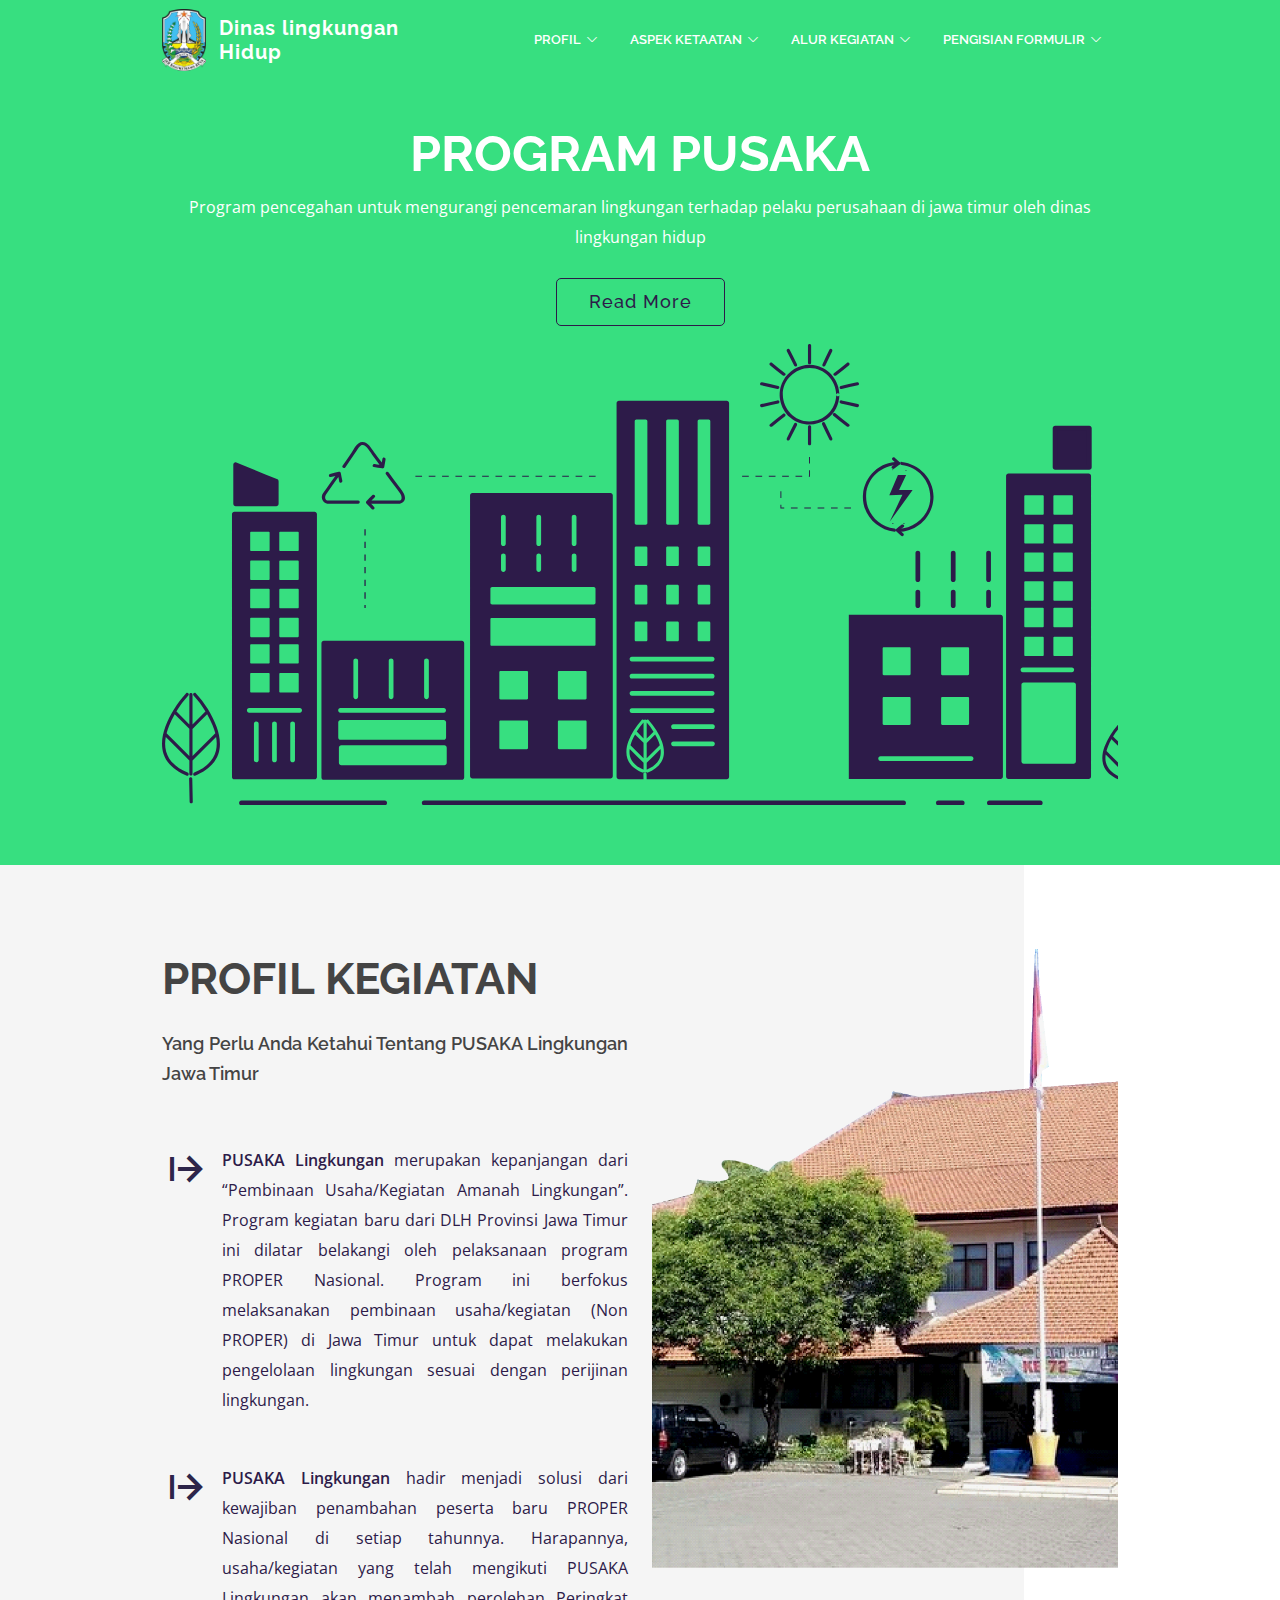
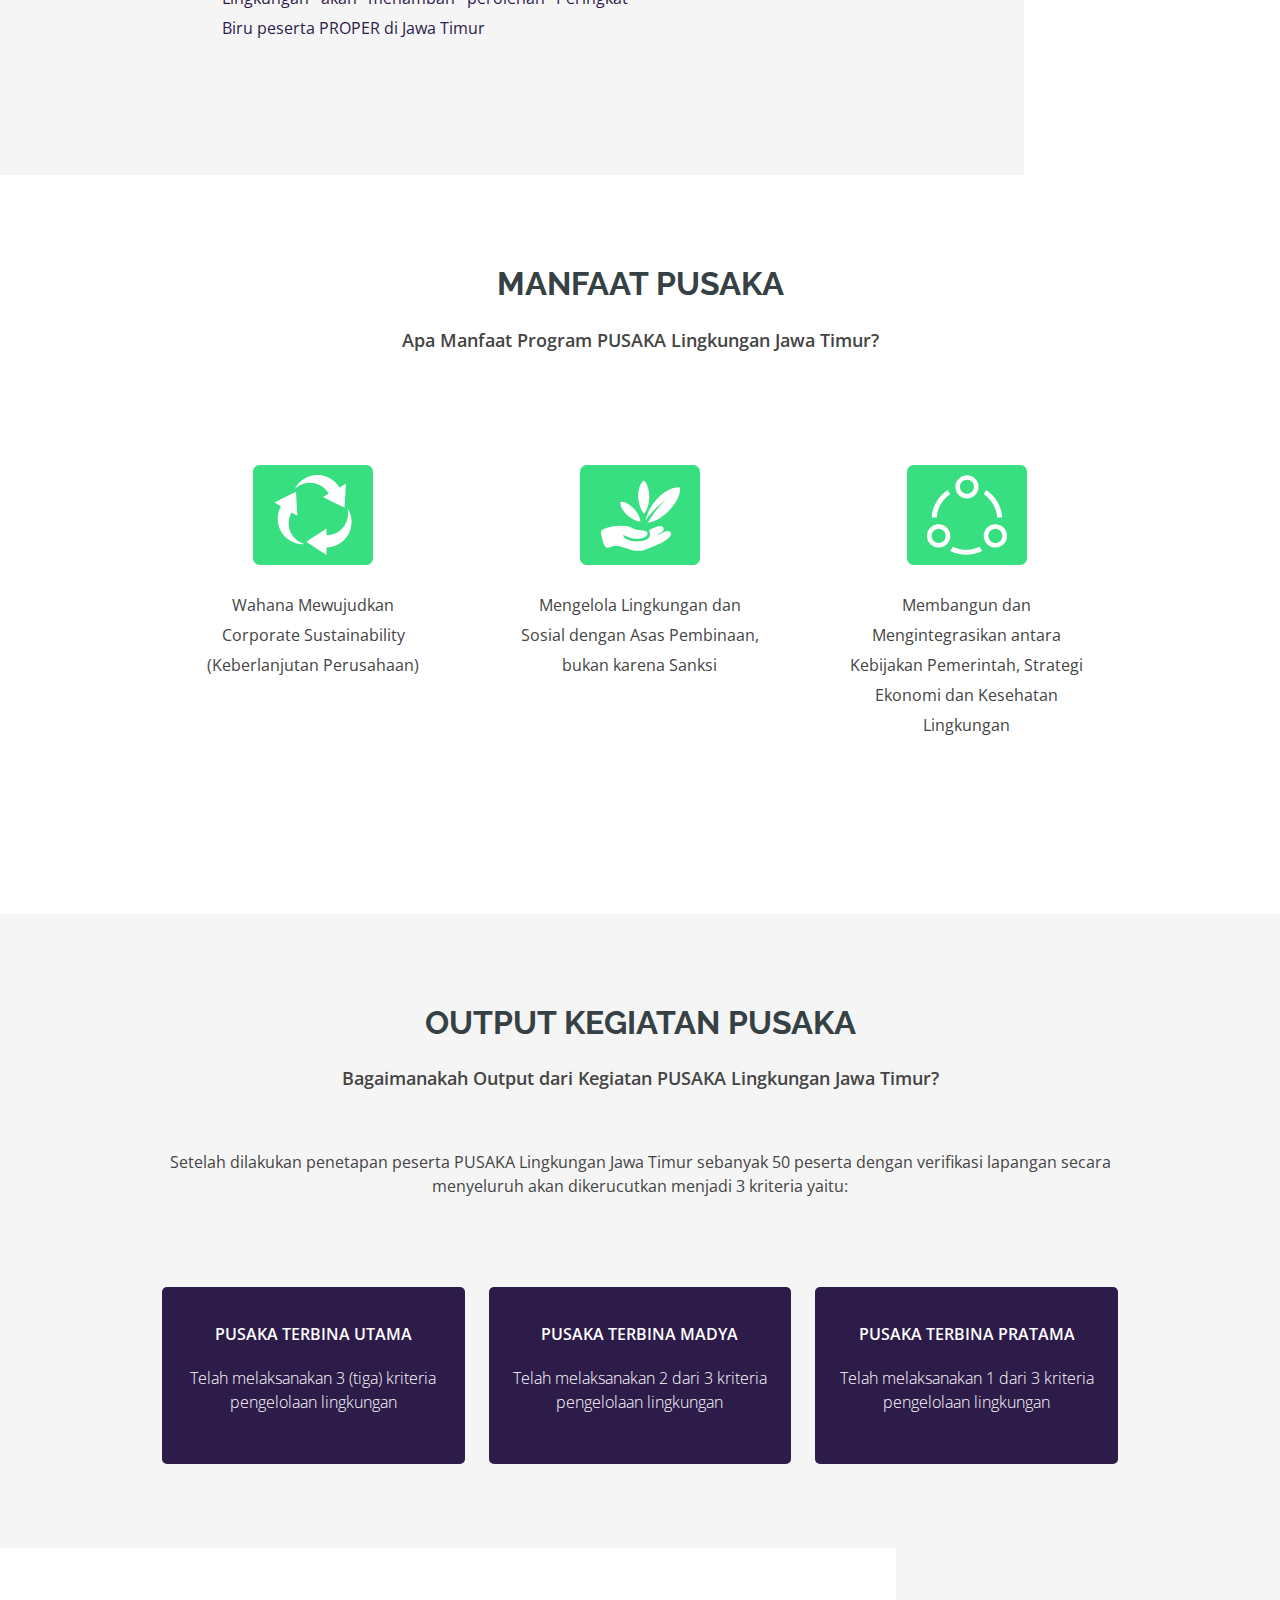
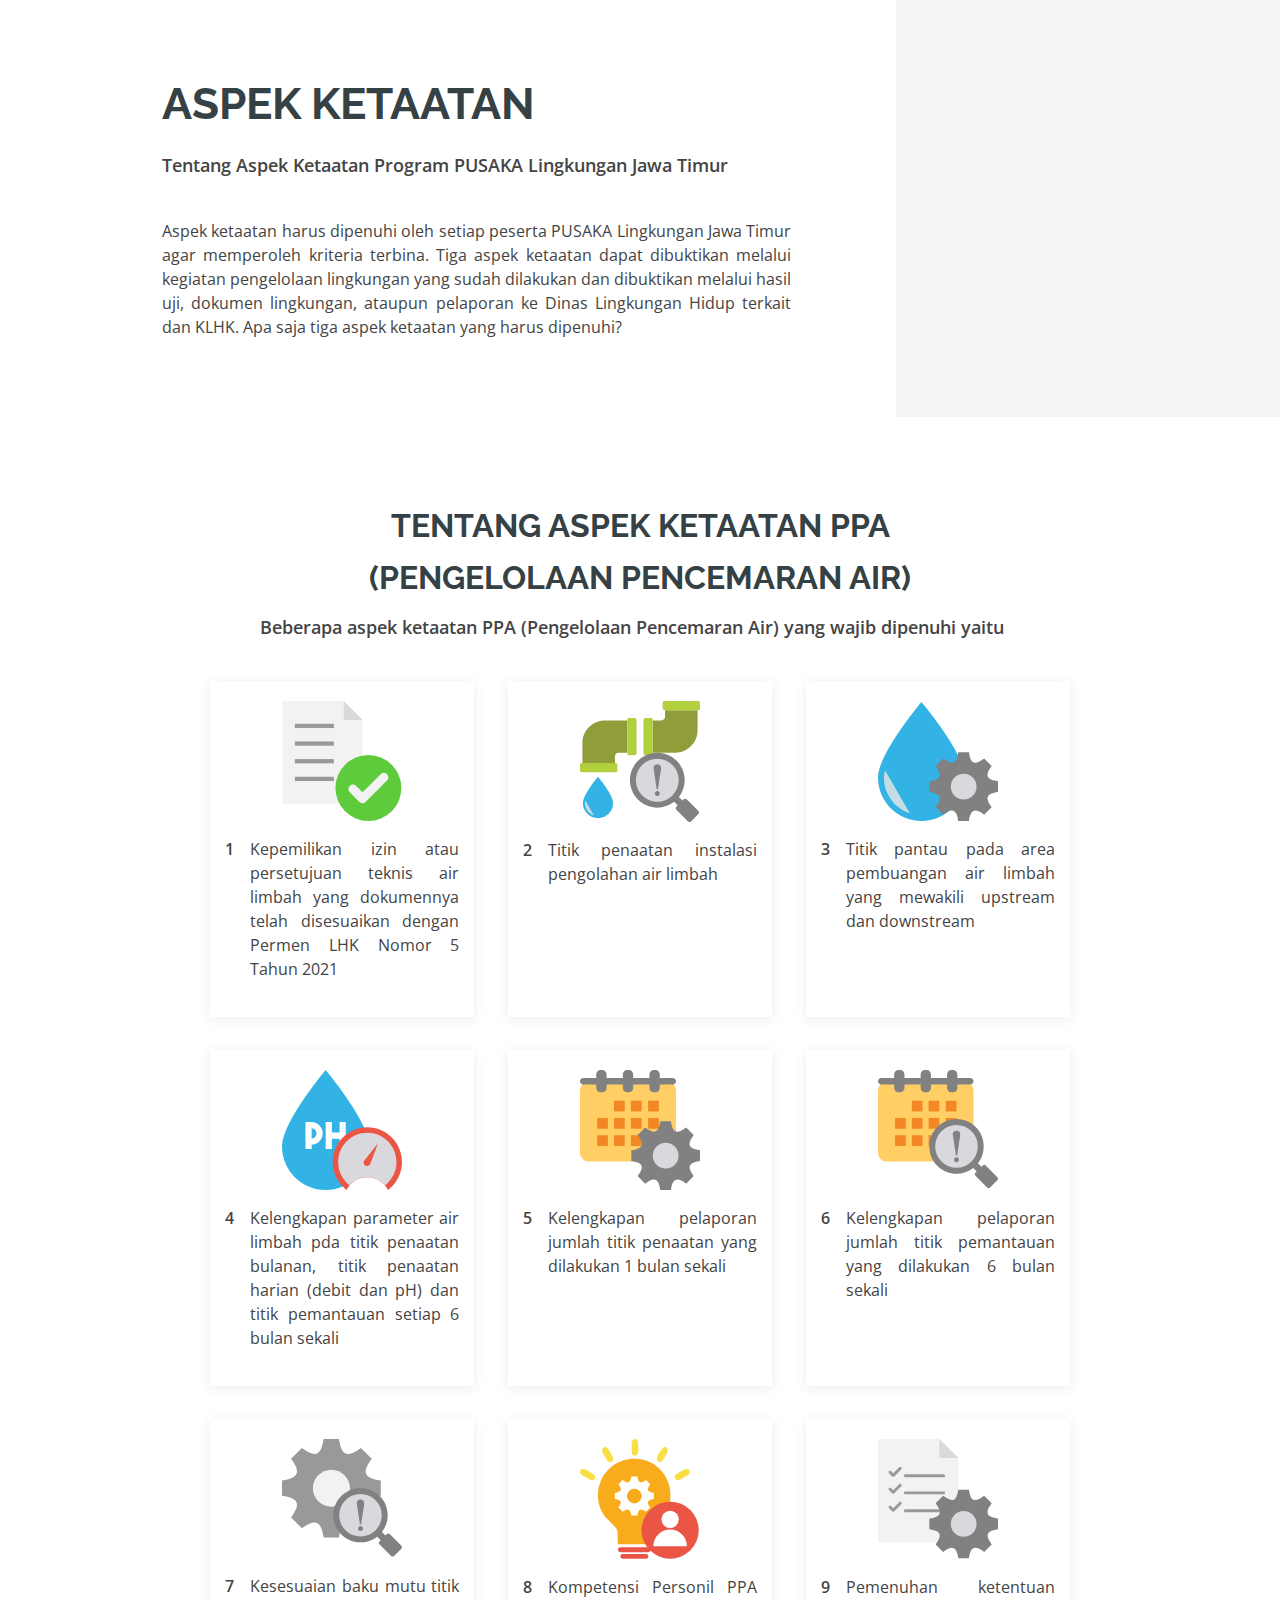
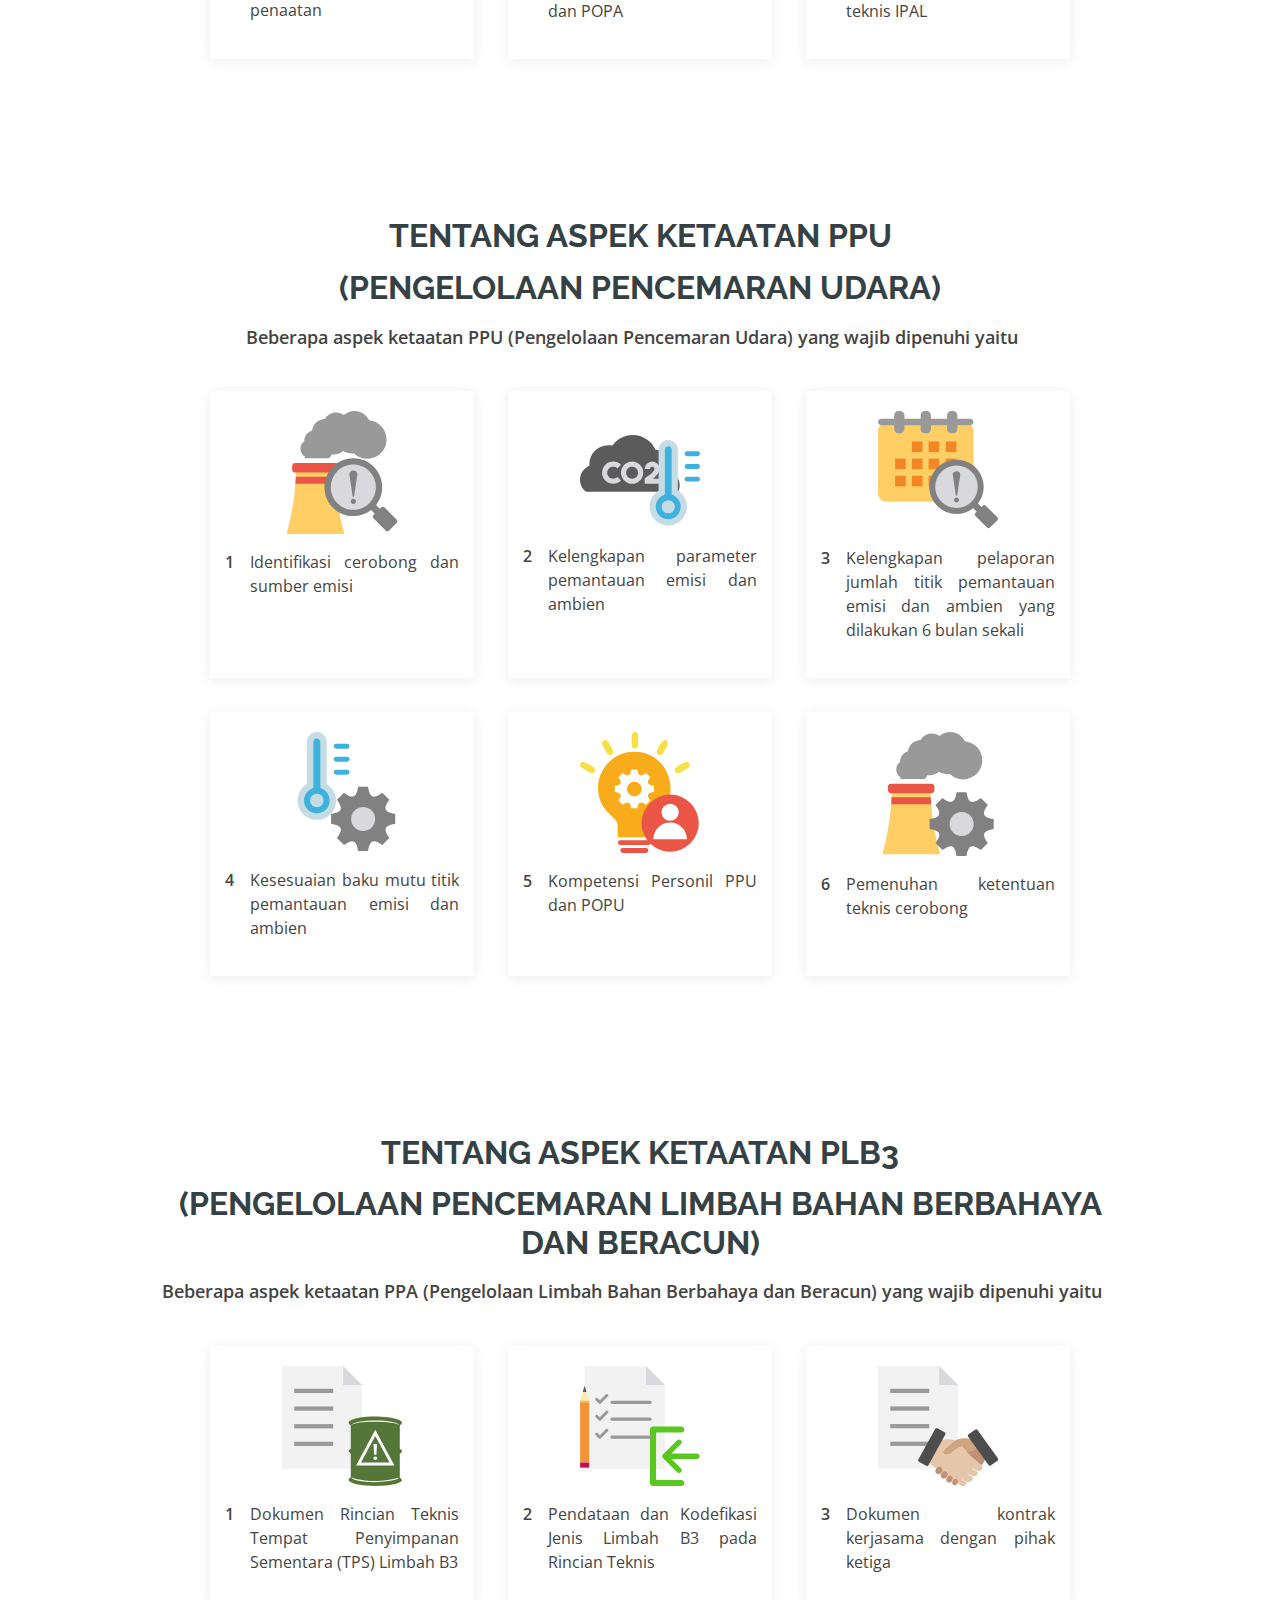
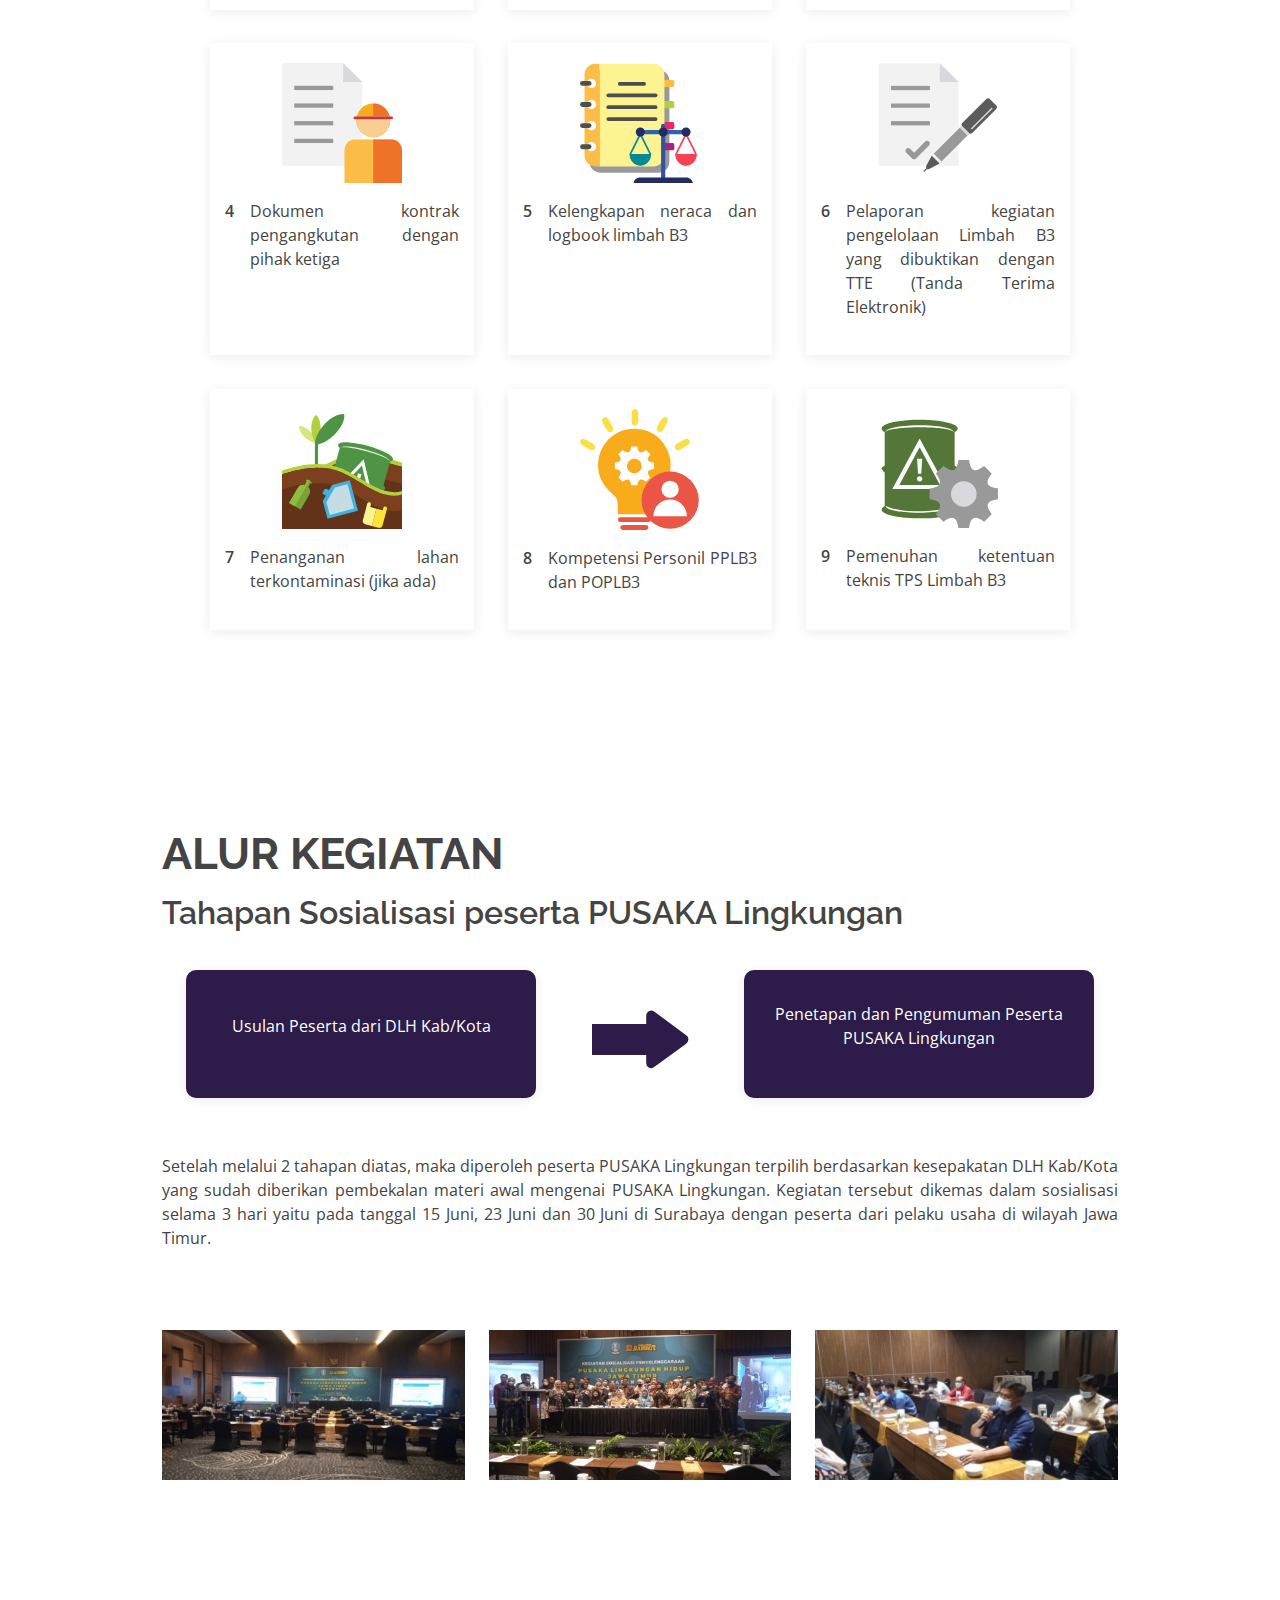
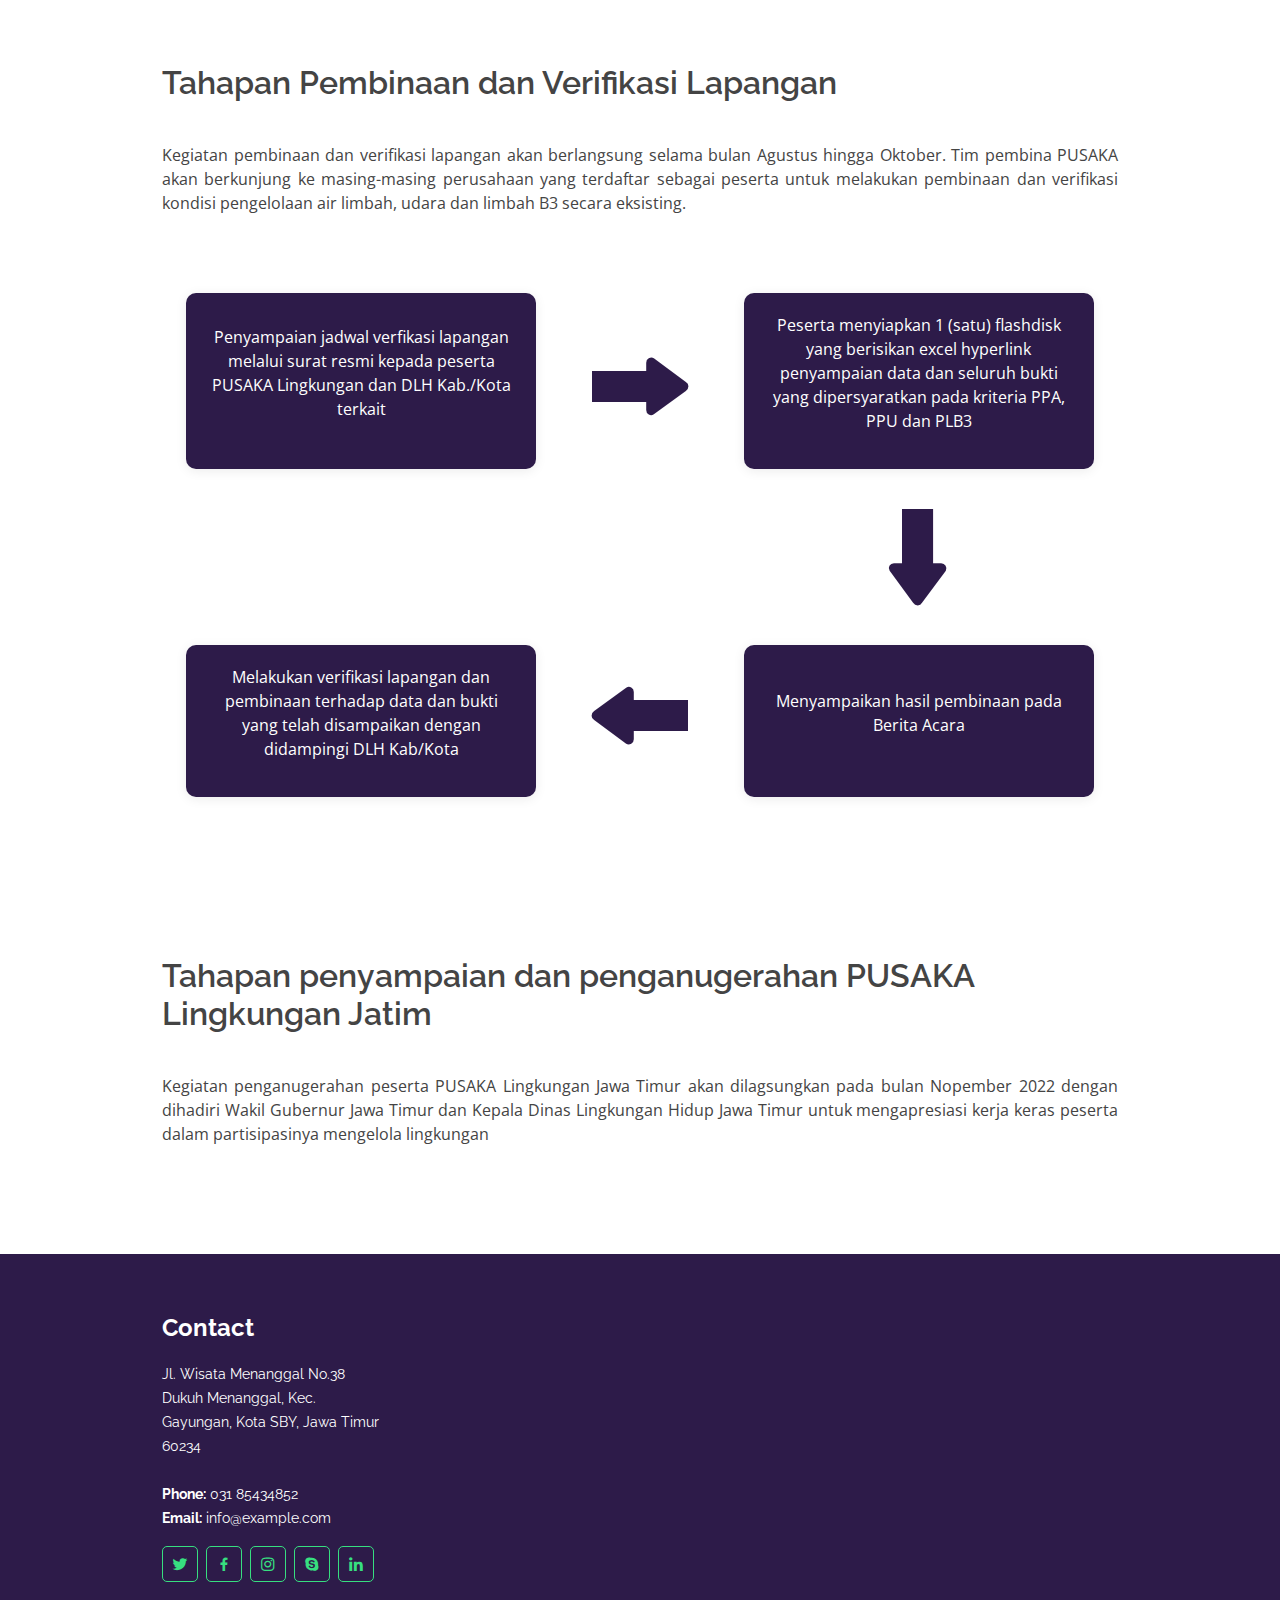
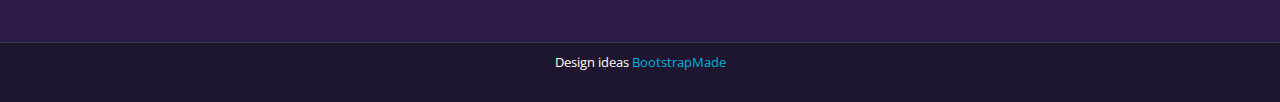
<file: complete.html>
<!DOCTYPE html>
<html lang="en">

<head>
  <meta charset="utf-8">
  <meta content="width=device-width, initial-scale=1.0" name="viewport">

  <title>Pusaka.dlh.jatim</title>
  <meta content="" name="description">
  <meta content="" name="keywords">

  <!-- Favicons -->
  <link href="assets/img/content/dinas.png" rel="icon">
  <link href="assets/img/content/dinas.png" rel="apple-touch-icon">

  <!-- Google Fonts -->
  <link href="https://fonts.googleapis.com/css?family=Open+Sans:300,300i,400,400i,600,600i,700,700i|Raleway:300,300i,400,400i,500,500i,600,600i,700,700i|Poppins:300,300i,400,400i,500,500i,600,600i,700,700i" rel="stylesheet">

  <!-- Vendor CSS Files 
  <link href="assets/vendor/animate.css/animate.min.css" rel="stylesheet">-->
  <link href="assets/vendor/bootstrap/css/bootstrap.css" rel="stylesheet">
  <link href="assets/vendor/bootstrap-icons/bootstrap-icons.css" rel="stylesheet">
  <link href="assets/vendor/boxicons/css/boxicons.min.css" rel="stylesheet">
  <link href="assets/vendor/glightbox/css/glightbox.min.css" rel="stylesheet">
  <link href="assets/vendor/remixicon/remixicon.css" rel="stylesheet">
  <link href="assets/vendor/swiper/swiper-bundle.min.css" rel="stylesheet">

  <!-- Template Main CSS File -->
  <link href="assets/css/style.css" rel="stylesheet">

  <!-- =======================================================
  * Template Name: MyBiz - v4.3.0
  * Template URL: https://bootstrapmade.com/mybiz-free-business-bootstrap-theme/
  * Author: BootstrapMade.com
  * License: https://bootstrapmade.com/license/
  ======================================================== -->
</head>

<body>

  <!-- ======= Header ======= -->
  <header id="header" class="fixed-top d-flex align-items-center">
    <div class="container-sm d-flex align-items-center justify-content-between">

      <div class="logo">
        <!-- Uncomment below if you prefer to use an image logo -->
         <a href="index.html"><img src="assets/img/content/dinas.png" alt="" class="img-fluid"></a>
        <h1><a href="index.html"><span>Dinas lingkungan</span>
          <br>
          <span>Hidup</span></a></h1>
      </div>

      <nav id="navbar" class="navbar">
        <ul>
          <li class="dropdown"><a href="#"><span>Profil</span><i class="bi bi-chevron-down"></i></a>
            <ul>
              <li><a href="index.html#tentangpus">Tentang Pusaka</a></li>
              <li><a href="index.html#manfaatpus">Manfaat Pusaka</a></li>
              <li><a href="index.html#hasilpus">Hasil Kegiatan & Penilaian</a></li>
            </ul>
          </li>
          <li class="dropdown"><a href="#"><span>Aspek Ketaatan</span><i class="bi bi-chevron-down"></i></a>
            <ul>
              <li><a href="menu2.html#tentangtaat">Tentang Aspek Ketaatan</a></li>
              <li><a href="menu2.html#aspekppa">Aspek Ketaatan PPA</a></li>
              <li><a href="menu2.html#aspekppu">Aspek Ketaatan PPU</a></li>
              <li><a href="menu2.html#aspekplb3">Aspek Ketaatan PLB3</a></li>
            </ul>
          </li>
          <li class="dropdown"><a href="#"><span>Alur Kegiatan</span><i class="bi bi-chevron-down"></i></a>
            <ul>
              <li><a href="menu3.html#tahapsos">Tahapan Sosialisasi</a></li>
              <li><a href="menu3.html#tahapbina">Tahapan Pembinaan</a></li>
              <li><a href="menu3.html#tahapsampai">Tahapan Penyampaian dan Penyuluhan</a></li>
            </ul>
          </li>
          <li class="dropdown"><a href="#"><span>Pengisian Formulir</span><i class="bi bi-chevron-down"></i></a>
            <ul>
              <li><a href="#about">Panduan pengisian aspek ketaatan</a></li>
            </ul>
          </li>
          <!-- <li class="dropdown"><a href="#"><span>Submenu</span></a>
          </li> -->
        </ul>
        <i class="bi bi-list mobile-nav-toggle"></i>
      </nav><!-- .navbar -->

    </div>
  </header><!-- End Header -->

  <!-- ======= Hero Section ======= -->
  <section id="hero-first" class="bg-light-green1">
  <div class="container pt-5 mt-3">
  <div class="row">
    <div class="col-lg-12 mb-2">  
      <h1>Program Pusaka</h1>
      <p>Program pencegahan untuk mengurangi pencemaran lingkungan terhadap pelaku perusahaan di jawa timur 
      oleh dinas lingkungan hidup</p>
      <a href="#about" class="btn-get-started scrollto animate__animated animate__fadeInUp">Read More</a>
    </div>
    <div class="col-lg-12">
      <div class="crop">
      <img src="assets/img/content/kota.png" class="img-fluid" style="display: none;">
      <svg xmlns="http://www.w3.org/2000/svg" xml:space="preserve" width="980px" style="shape-rendering:geometricPrecision; text-rendering:geometricPrecision; image-rendering:optimizeQuality; fill-rule:evenodd; clip-rule:evenodd"
      viewBox="0 0 3.71686e+006 1.74974e+006"
       xmlns:xlink="http://www.w3.org/1999/xlink">
       <g id="Layer_x0020_1">
        <metadata id="CorelCorpID_0Corel-Layer"/>
        <g id="_371919032">

         <polygon id="_371923640" class="fil1" points="2.79126e+006,497000 2.82239e+006,497000 2.79546e+006,553700 2.84691e+006,553700 2.75987e+006,674459 2.80813e+006,572194 2.75853e+006,573413 "/>
         <path id="_371923616" class="fil0" d="M744175 593999c-37726.9,0 -75453.8,0 -113184,0 -14341.1,0 -14631.3,-15583.5 -8289.03,-24459 5710.43,-7986.74 11420.9,-15973.5 17131.3,-23960.2 9697.75,-13564.1 19398.5,-27128.3 29096.3,-40692.4 1148.74,5743.68 2297.47,11490.4 3446.21,17237.1 1517.54,7572.59 13065.4,4359.15 11553.9,-3186.23 -1992.15,-9969.82 -3987.32,-19936.6 -5982.49,-29903.4 -649.943,-3264.83 -4374.26,-4921.43 -7367.02,-4183.82 -11112.5,2738.83 -22225,5480.68 -33334.5,8222.53 -7497.01,1853.09 -4316.83,13407 3186.23,11556.9 5671.13,-1399.64 11342.3,-2799.29 17013.4,-4198.93 -11030.9,15429.3 -22061.8,30855.6 -33095.7,46285 -4537.51,6348.28 -9078.03,12699.6 -13618.6,19047.9 -9322.9,13041.2 -3703.16,32089 10665.1,38470.6 6308.98,2799.29 14643.4,1747.29 21381.6,1747.29 13180.2,-3.02299 26360.5,0 39540.7,0 20622.8,-3.02299 41239.6,0 61856.4,0 7726.76,-3.02299 7726.76,-11983.1 0,-11983.1z"/>
         <path id="_371923592" class="fil0" d="M798235 422082c8911.77,11989.2 17823.5,23981.4 26738.3,35970.5 -6224.33,-955.264 -12448.7,-1913.55 -18670,-2871.84 -7557.47,-1163.85 -10804.2,10380.9 -3186.23,11553.9 10731.6,1650.55 21460.2,3304.13 32191.8,4954.68 2971.6,456.471 6756.38,-707.379 7370.05,-4183.82 1735.2,-9873.08 3470.39,-19743.1 5208.61,-29616.2 1330.11,-7554.45 -10217.7,-10786 -11553.9,-3186.23 -885.736,5033.28 -1771.47,10066.6 -2654.18,15096.8 -9764.25,-13134.9 -19528.5,-26269.8 -29295.8,-39407.7 -11366.4,-15296.3 -23062.4,-39199.1 -44900.4,-38682.2 -19592,462.517 -31859.3,27412.5 -41336.3,41294 -11142.7,16327.2 -22291.5,32660.4 -33437.3,48990.6 -4371.24,6399.67 6015.75,12385.2 10344.7,6045.98 8954.09,-13119.8 17911.2,-26236.5 26862.3,-39353.3 6027.84,-8833.17 12055.7,-17663.3 18083.5,-26490.4 4217.07,-6182.01 7817.45,-13017 14395.5,-16955.9 16980.1,-10172.4 36345.4,26759.5 43839.4,36841.2z"/>
         <path id="_371923520" class="fil0" d="M900775 543606c-13754.6,-18700.2 -27509.2,-37400.4 -41263.8,-56097.6 -4528.44,-6154.8 -14933.6,-187.425 -10347.7,6045.98 11553.9,15707.4 23107.7,31414.9 34658.6,47122.3 6278.75,8530.87 12554.5,17061.7 18830.2,25595.6 5870.64,7980.69 11786.6,27630.1 -4504.25,27630.1 -34595.1,0 -69193.2,0 -103788,0 4126.38,-4111.26 8246.71,-8222.53 12373.1,-12336.8 5474.63,-5462.54 -2995.78,-13933 -8473.44,-8473.44 -7687.46,7666.3 -15374.9,15332.6 -23062.4,22998.9 -2351.89,2342.82 -2252.13,6115.51 0,8470.41 6922.64,7249.13 13845.3,14495.2 20774,21747.4 5344.64,5592.53 13803,-2893 8470.41,-8476.46 -3805.94,-3981.28 -7611.88,-7965.57 -11414.8,-11946.9 18283,-3.02299 36566.1,0 54849.1,0 12995.8,-3.02299 25988.6,0 38984.5,0 8403.91,-3.02299 16399.7,801.092 23806,-4053.83 24712.9,-16185.1 1393.6,-42887.1 -9891.22,-58225.8z"/>
         <path id="_371923736" class="fil2" d="M2.8233e+006 481450c-1390.57,-441.356 -2805.33,-855.506 -4217.07,-1236.4l622.736 -2312.59c1435.92,389.966 2899.05,816.207 4310.78,1266.63l-716.448 2282.36z"/>
         <path id="_371923904" class="fil2" d="M2.81197e+006 682364l-453.448 -2351.89c1460.1,-275.092 2899.05,-580.414 4310.78,-915.966l556.23 2330.72c-1466.15,344.621 -2929.28,659.011 -4413.56,937.126z"/>
         <path id="_371923784" class="fil2" d="M2.77379e+006 682609c-1484.29,-266.023 -2971.6,-559.253 -4410.54,-879.69l504.839 -2342.82c1435.92,314.391 2874.86,604.598 4313.8,861.552l-408.103 2360.95z"/>
         <path id="_371923472" class="fil2" d="M2.76938e+006 479210l-526 -2336.77c1463.13,-332.529 2923.23,-631.805 4410.54,-900.851l429.264 2357.93c-1435.92,263 -2874.86,556.23 -4313.8,879.69z"/>
         <path id="_371923760" class="fil2" d="M2.77808e+006 700142c-64607.3,-7599.79 -110977,-64655.7 -107431,-129103 3497.6,-64020.8 60172.6,-112594 122863,-112386 7717.69,24.1839 7717.69,-11955.9 0,-11983.1 -70813.5,-238.816 -129166,53957.3 -134846,124369 -5773.91,71378.8 49967,132915 119414,141086 7669.32,900.851 7572.59,-11088.3 0,-11983.1l0 0z"/>
         <path id="_371923160" class="fil2" d="M2.77063e+006 439600c6206.2,5767.86 12436.6,11532.7 18642.8,17297.5 0,-2826.49 0,-5646.94 0,-8473.44 -6711.03,5196.52 -13419,10396.1 -20130.1,15592.6 -6085.28,4727.95 2466.76,13144 8482.51,8473.44 6711.03,-5199.54 13422.1,-10393 20130.1,-15592.6 2518.15,-1952.85 2158.41,-6454.08 0,-8473.44 -6227.36,-5764.84 -12436.6,-11529.7 -18642.8,-17294.5 -5656.01,-5247.91 -14162.7,3207.39 -8482.51,8470.41l0 0z"/>
         <path id="_371922800" class="fil2" d="M2.80533e+006 459077c64247.6,7025.43 111071,63008.1 108604,127156 -2466.76,64032.9 -58210.7,113652 -120926,114459 -7735.83,96.7356 -7738.85,12079.9 0,11980.1 69568,-894.805 126461,-53993.6 132691,-123154 6517.56,-72189 -50036.5,-134729 -120372,-142425 -7690.48,-840.391 -7596.77,11151.8 0,11983.1l3.02299 0z"/>
         <path id="_371922776" class="fil2" d="M2.81178e+006 718891c-6254.56,-5725.54 -12509.1,-11454.1 -18739.5,-17179.6 0,2820.45 0,5646.94 0,8470.41 6662.67,-5238.84 13346.5,-10474.7 20009.2,-15710.5 6088.3,-4767.25 -2469.78,-13186.3 -8458.32,-8473.44 -6686.85,5238.84 -13349.5,10474.7 -20036.4,15713.5 -2487.92,1958.9 -2203.76,6454.08 0,8470.41 6257.59,5728.56 12509.1,11457.1 18739.5,17182.7 5683.22,5211.63 14186.9,-3237.62 8485.53,-8473.44l0 0z"/>
         <path id="_371923088" class="fil2" d="M2.55723e+006 192507c-864.575,55861.8 -45462.7,100463 -101322,101315 -55858.8,852.483 -100481,-46735.4 -101322,-101315 -837.368,-55867.8 46753.5,-100481 101322,-101315 55858.8,-852.483 100481,46738.4 101318,101315 120.92,7720.71 12101,7732.8 11983.1,0 -789,-51928.9 -35465.7,-96629.8 -85768.2,-109925 -50347.9,-13310.2 -103525,12252.2 -127897,57309.8 -24824.8,45904.1 -12412.4,103849 25955.4,138024 38918,34676.7 98180.6,36324.2 140309,6735.22 29930.6,-21024.9 46850.3,-55934.4 47400.5,-92143.7 120.92,-7729.78 -11862.2,-7717.69 -11980.1,0z"/>
         <path id="_371922944" class="fil2" d="M2.30599e+006 80248.3c16224.4,13026.1 32445.7,26052.1 48670.1,39075.1 5967.38,4788.41 14498.3,-3630.61 8458.32,-8470.41 -16197.2,-13026.1 -32421.6,-26052.1 -48645.9,-39075.1 -5967.38,-4788.41 -14498.3,3633.63 -8482.51,8470.41l0 0z"/>
         <path id="_371922704" class="fil2" d="M2.40827e+006 76384.9c-9347.08,-18397.9 -18694.2,-36789.8 -28038.2,-55187.7 -3500.62,-6892.41 -13851.3,-825.276 -10353.7,6049 9347.08,18391.9 18691.1,36789.8 28038.2,55187.7 3497.6,6889.39 13851.3,825.276 10353.7,-6049l0 0z"/>
         <path id="_371922752" class="fil2" d="M2.27581e+006 239481c20550.3,-4688.66 41109.6,-9380.33 61669,-14072 7527.24,-1720.08 4337.99,-13270.9 -3186.23,-11553.9 -20559.3,4691.68 -41115.7,9380.33 -61669,14075 -7530.26,1717.06 -4337.99,13270.9 3186.23,11550.8l0 0z"/>
         <path id="_371922608" class="fil2" d="M2.33721e+006 158982c-20462.6,-4670.52 -40931.3,-9344.06 -61406,-14014.6 -7524.22,-1717.06 -10719.5,9833.78 -3186.23,11553.9 20471.7,4670.52 40940.3,9344.06 61406,14017.6 7524.22,1714.03 10734.6,-9836.8 3186.23,-11556.9l0 0z"/>
         <path id="_371922584" class="fil2" d="M2.44997e+006 5795.07c0,21653.7 0,43307.3 0,64961 0,7723.74 11983.1,7726.76 11983.1,0 0,-21653.7 0,-43307.3 0,-64961 0,-7726.76 -11983.1,-7726.76 -11983.1,0l0 0z"/>
         <path id="_371923256" class="fil2" d="M2.51546e+006 82433.9c8866.43,-18397.9 17708.7,-36792.8 26575.1,-55187.7 3334.36,-6928.69 -6995.2,-13007.9 -10350.7,-6049 -8842.24,18397.9 -17708.7,36789.8 -26578.1,55187.7 -3328.31,6928.69 6998.22,13007.9 10353.7,6049l0 0z"/>
         <path id="_371923040" class="fil2" d="M2.31448e+006 312674c16221.4,-12935.4 32445.7,-25870.7 48642.9,-38806.1 6042.95,-4818.64 -2490.94,-13237.7 -8458.32,-8473.44 -16224.4,12935.4 -32445.7,25870.7 -48670.1,38806.1 -6039.93,4818.64 2490.94,13237.7 8482.51,8473.44l3.02299 0z"/>
         <path id="_371922128" class="fil2" d="M2.63928e+006 227930c-20538.2,-4694.7 -41100.6,-9383.36 -61662.9,-14075 -7524.22,-1720.08 -10710.4,9833.78 -3186.23,11553.9 20562.4,4688.66 41121.7,9383.36 61659.9,14072 7524.22,1717.06 10734.6,-9833.78 3186.23,-11550.8l3.02299 0z"/>
         <path id="_371922008" class="fil2" d="M2.54616e+006 271767c17085.9,13633.7 34196,27270.4 51282,40907.1 5991.56,4764.23 14522.4,-3654.79 8482.51,-8473.44 -17107.1,-13636.7 -34196,-27270.4 -51306.2,-40904.1 -5967.38,-4767.25 -14498.3,3654.79 -8458.32,8470.41l0 0z"/>
         <path id="_371922080" class="fil2" d="M2.57762e+006 170596c20559.3,-4691.68 41118.7,-9386.38 61656.9,-14075 7551.43,-1720.08 4337.99,-13270.9 -3186.23,-11553.9 -20535.2,4688.66 -41097.5,9383.36 -61659.9,14072 -7524.22,1720.08 -4337.99,13270.9 3186.23,11556.9l3.02299 0z"/>
         <path id="_371922560" class="fil2" d="M2.59744e+006 71777.8c-16321.1,13023 -32666.4,26049.1 -48984.5,39075.1 -6064.11,4815.62 2490.94,13237.7 8458.32,8470.41 16345.3,-13023 32663.4,-26049.1 49005.7,-39075.1 6039.93,-4815.62 -2490.94,-13237.7 -8482.51,-8470.41l3.02299 0z"/>
         <path id="_371922152" class="fil2" d="M2.54204e+006 357205c-9347.08,-19407.6 -18694.2,-38818.2 -28041.2,-58228.8 -3352.49,-6961.94 -13682,-876.667 -10350.7,6045.98 9347.08,19413.6 18691.1,38821.2 28038.2,58231.8 3355.52,6958.92 13682,879.69 10350.7,-6049l3.02299 0z"/>
         <path id="_371921960" class="fil2" d="M2.44997e+006 314424c0,21411.8 0,42823.7 0,64232.5 0,7723.74 11983.1,7726.76 11983.1,0 0,-21411.8 0,-42820.6 0,-64232.5 0,-7726.76 -11983.1,-7723.74 -11983.1,0l0 0z"/>
         <path id="_371922344" class="fil2" d="M2.38023e+006 363254c9344.06,-18500.7 18691.1,-36998.4 28038.2,-55499 3473.41,-6877.3 -6856.14,-12944.4 -10353.7,-6045.98 -9344.06,18497.7 -18691.1,36998.4 -28038.2,55496 -3473.41,6877.3 6853.11,12944.4 10353.7,6049l0 0z"/>
         <path id="_371922536" class="fil2" d="M301017 1.74975e+006c113900,0 227803,0 341703,0 67334,0 134671,0 202005,0 11590.1,0 11590.1,-17974.7 0,-17974.7 -113903,0 -227803,0 -341703,0 -67334,0 -134671,0 -202005,0 -11590.1,0 -11590.1,17974.7 0,17974.7l0 0z"/>
         <path id="_371921816" class="fil2" d="M994113 1.74975e+006c49516.6,0 99033.1,0 148550,0 122292,0 244584,0 366873,0 155678,0 311350,0 467025,0 149668,0 299336,0 449011,0 104269,0 208535,0 312801,0 24903.4,0 49773.5,0 74649.7,0 11599.2,0 11596.2,-17974.7 0,-17974.7 -49507.5,0 -99021,0 -148553,0 -122289,0 -244578,0 -366867,0 -155672,0 -311347,0 -467021,0 -149665,0 -299333,0 -449001,0 -104269,0 -208541,0 -312813,0 -24882.2,0 -49770.5,0 -74655.7,0 -11587.1,0 -11587.1,17974.7 0,17974.7l3.02299 0z"/>
         <path id="_371921984" class="fil2" d="M2.94413e+006 1.74975e+006c30411.3,0 60843.7,0 91279.1,0 11599.2,0 11599.2,-17974.7 0,-17974.7 -30432.4,0 -60867.9,0 -91279.1,0 -11596.2,0 -11599.2,17974.7 0,17974.7l0 0z"/>
         <path id="_371921360" class="fil2" d="M3.13776e+006 1.74975e+006c64537.8,0 129070,0 193628,0 11578,0 11575,-17974.7 0,-17974.7 -64555.9,0 -129094,0 -193628,0 -11596.2,0 -11599.2,17974.7 0,17974.7l0 0z"/>
         <path id="_371921792" class="fil2" d="M201313 1.4772e+006c-28549.1,28552.1 -57101.2,57104.3 -85650.3,85650.3 0,-34326 0,-68658.1 0,-102987 18515.8,-18512.8 37028.6,-37028.6 55541.4,-55544.4 7738.85,13524.9 14646.4,27436.6 20498.9,41535.9 4108.24,9894.24 7693.51,20184.5 10423.3,30683.3 -278.115,199.517 -550.184,402.057 -813.184,662.034zm-183139 0c-250.908,-250.908 -513.908,-441.356 -776.908,-634.828 2593.72,-9818.67 5894.83,-19428.7 9543.57,-28633.7 5888.78,-14848.9 13068.4,-29507.4 21224.4,-43730.6 18503.7,18503.7 37010.4,37010.4 55514.2,55517.2 3.02299,34329.1 0,68658.1 0,102990 -28500.7,-28500.7 -57001.5,-57004.5 -85505.2,-85508.3zm189130 -24072.1c-16696,-46687 -45728.7,-91493.8 -79238.6,-128033 -5232.79,-5707.4 -13685.1,2790.22 -8473.44,8470.41 16735.3,18252.8 32101.1,38612.6 45350.9,60157.5 -160.218,129.989 -320.437,235.793 -474.609,386.943 -16266.7,16269.7 -32536.4,32536.4 -48806.1,48806.1 0,-37862.9 0,-75722.8 0,-113586 0,-7726.76 -11983.1,-7726.76 -11983.1,0 3.02299,37814.6 0,75626.1 0,113444 -16218.3,-16224.4 -32439.7,-32442.7 -48661,-48664.1 -184.402,-184.402 -380.897,-317.414 -574.368,-471.586 13307.2,-21556.9 28794,-41907.7 45450.6,-60072.8 5211.63,-5680.2 -3237.62,-14177.8 -8470.41,-8470.41 -33183.3,36179.1 -61152,80045.7 -78464.7,125932 -12379.1,32799.4 -18092.6,69637.6 -7143.32,103625 13246.7,41118.7 50078.8,66681.1 88250.1,82576 7134.25,2968.57 10211.7,-8627.61 3186.23,-11553.9 -36874.4,-15353.8 -70626.1,-40381.1 -81735.6,-80396.4 -4993.98,-17983.8 -4607.03,-36705.1 -1215.24,-55003.3 29794.6,29791.6 59586.1,59586.1 89377.7,89377.7 3.02299,17131.3 0,34265.6 0,51393.8 3.02299,7726.76 11983.1,7729.78 11983.1,0 0,-17082.9 0,-34165.8 0,-51248.7 29824.8,-29824.8 59649.6,-59649.6 89477.4,-89474.4 3119.72,17515.2 3470.39,35399.2 -634.828,52875.1 -9643.33,41034 -45260.2,67068 -82270.6,82476.2 -7022.4,2923.23 -3945,14525.5 3186.23,11553.9 38177.3,-15894.9 72772.4,-40471.8 87545.7,-80529.4 12315.7,-33410.1 5994.59,-70970.7 -5662.06,-103571z"/>
         <path id="_371921672" class="fil2" d="M102818 1.64915e+006c628.782,28920.9 1257.56,57841.9 1889.37,86759.8 166.264,7714.67 12149.4,7729.78 11980.1,0 -628.782,-28917.9 -1260.59,-57838.8 -1889.37,-86759.8 -169.287,-7711.64 -12149.4,-7729.78 -11980.1,0z"/>
         <path id="_371921120" class="fil0" d="M1.70073e+006 565081c-115499,0 -230996,3.02299 -346489,3.02299 -58975.5,-3.02299 -117948,0 -176917,0 -4900.26,-3.02299 -8987.34,4087.08 -8987.34,8984.32 0,76578.3 0,153157 0,229735 0,153202 0,306407 0,459612 0,115034 0,230068 0,345101 0,10021.2 0,20045.4 0,30063.6 0,4900.26 4087.08,8987.34 8987.34,8987.34 115496,0 230990,0 346489,0 58975.5,0 117945,0 176917,0 2648.14,0 4655.4,-961.31 6094.34,-2406.3 87.6667,-75.5747 163.241,-160.218 250.908,-235.793 75.5747,-84.6437 160.218,-160.218 235.793,-250.908 1448.01,-1438.94 2406.3,-3449.23 2406.3,-6094.34 0,-76575.3 0,-153157 0,-229732 0,-153205 0,-306407 0,-459609 0,-115037 0,-230071 0,-345104 0,-10024.2 0,-20042.4 0,-30066.6 0,-4897.24 -4087.08,-8984.32 -8987.34,-8987.34zm-194892 674728l100049 0c2433.51,0 4419.61,1986.1 4419.61,4419.61l0 99731.4c0,2430.48 -1986.1,4419.61 -4419.61,4419.61l-100049 0c-2433.51,0 -4419.61,-1989.13 -4419.61,-4419.61l0 -99731.4c0,-2433.51 1986.1,-4419.61 4419.61,-4419.61zm0 188356l100049 0c2433.51,0 4419.61,1989.13 4419.61,4419.61l0 99731.4c0,2430.48 -1986.1,4419.61 -4419.61,4419.61l-100049 0c-2433.51,0 -4419.61,-1989.13 -4419.61,-4419.61l0 -99731.4c0,-2430.48 1986.1,-4419.61 4419.61,-4419.61zm-222051 0l100052 0c2433.51,0 4416.59,1989.13 4416.59,4419.61l0 99731.4c0,2430.48 -1983.08,4419.61 -4416.59,4419.61l-100052 0c-2430.48,0 -4416.59,-1989.13 -4416.59,-4419.61l0 -99731.4c0,-2430.48 1986.1,-4419.61 4416.59,-4419.61zm0 -188356l100052 0c2433.51,0 4416.59,1986.1 4416.59,4419.61l0 99731.4c0,2430.48 -1983.08,4419.61 -4416.59,4419.61l-100052 0c-2430.48,0 -4416.59,-1989.13 -4416.59,-4419.61l0 -99731.4c0,-2433.51 1986.1,-4419.61 4416.59,-4419.61zm360386 -195859l0 96279.2c0,2506.06 -2049.59,4552.62 -4555.64,4552.62l-389560 0c-2503.03,0 -4552.62,-2046.56 -4552.62,-4552.62l0 -96279.2c0,-2506.06 2049.59,-4552.62 4552.62,-4552.62l389560 0c2506.06,0 4555.64,2046.56 4555.64,4552.62zm0 -115390l0 52660.5c0,3548.99 -2902.07,6445.01 -6445.01,6445.01l-385782 0c-3542.94,0 -6441.99,-2896.02 -6441.99,-6445.01l0 -52660.5c0,-3552.01 2899.05,-6448.03 6441.99,-6448.03l385782 0c3542.94,0 6445.01,2896.02 6445.01,6448.03zm-72216.2 -171062c0,-33833.3 -3.02299,-67666.6 -3.02299,-101506 3.02299,-11587.1 -17971.7,-11587.1 -17971.7,0 0,33836.3 0,67672.6 0,101509 0,11584.1 17971.7,11587.1 17971.7,0l3.02299 -3.02299zm-134121 0c0,-33833.3 0,-67666.6 0,-101506 0,-11587.1 -17971.7,-11587.1 -17971.7,0 0,33836.3 0,67672.6 0,101509 0,11584.1 17971.7,11587.1 17971.7,0l0 -3.02299zm-134115 0c0,-33833.3 0,-67666.6 0,-101506 0,-11587.1 -17977.7,-11587.1 -17977.7,0 0,33836.3 0,67672.6 0,101509 0,11584.1 17977.7,11587.1 17977.7,0l0 -3.02299zm268236 98159.5c0,-17309.6 -3.02299,-34628.3 -3.02299,-51944 3.02299,-11593.2 -17971.7,-11590.1 -17971.7,0 0,17315.7 0,34634.4 0,51947 0,11590.1 17971.7,11590.1 17971.7,0l3.02299 -3.02299zm-134121 0c0,-17309.6 0,-34628.3 0,-51944 0,-11593.2 -17971.7,-11590.1 -17971.7,0 0,17315.7 0,34634.4 0,51947 0,11590.1 17971.7,11590.1 17971.7,0l0 -3.02299zm-134115 0c0,-17309.6 0,-34628.3 0,-51944 0,-11593.2 -17977.7,-11590.1 -17977.7,0 0,17315.7 0,34634.4 0,51947 0,11590.1 17977.7,11590.1 17977.7,0l0 -3.02299z"/>
         <path id="_371921408" class="fil0" d="M1.1371e+006 1.12592e+006c-115496,0 -230993,3.02299 -346495,3.02299 -58969.4,-3.02299 -117945,0 -176917,0 -4897.24,-3.02299 -8984.32,4087.08 -8984.32,8984.32 0,116452 0,232903 0,349358 0,53216.7 0,106433 0,159650 0,4900.26 4087.08,8987.34 8984.32,8987.34 115499,0 230996,0 346492,0 58972.5,0 117948,0 176917,0 2651.16,0 4661.45,-961.31 6094.34,-2406.3 90.6897,-72.5517 166.264,-157.195 247.885,-235.793 81.6207,-84.6437 163.241,-163.241 238.816,-250.908 1444.99,-1438.94 2406.3,-3449.23 2406.3,-6094.34 0,-116455 0,-232903 0,-349355 0,-53219.7 0,-106436 0,-159653 0,-4897.24 -4087.08,-8984.32 -8984.32,-8987.34zm-57207 404966c0,-4900.26 -4087.08,-8987.34 -8987.34,-8987.34 -118767,0 -237531,0 -356295,0 -11575,0 -23153.1,0 -34728.1,0 -4900.26,0 -8987.34,4087.08 -8987.34,8987.34 0,19189.9 0,38382.9 0,57572.8 0,4900.26 4087.08,8984.32 8987.34,8984.32 118764,0 237531,0 356295,0 11575,0 23156.1,0 34728.1,0 2645.11,0 4655.4,-958.287 6094.34,-2406.3 87.6667,-72.5517 163.241,-154.172 253.931,-232.77 75.5747,-84.6437 157.195,-160.218 232.77,-250.908 1444.99,-1438.94 2406.3,-3449.23 2406.3,-6094.34 0,-19189.9 0,-38382.9 0,-57572.8zm-402481 -29528.6c118767,0 237531,3.02299 356298,3.02299 11575,-3.02299 23150,0 34731.1,0 2645.11,-3.02299 4655.4,-964.333 6094.34,-2409.32 84.6437,-69.5287 163.241,-157.195 247.885,-235.793 78.5977,-81.6207 160.218,-160.218 232.77,-247.885 1444.99,-1438.94 2409.32,-3449.23 2409.32,-6094.34 3.02299,-19193 0,-38382.9 0,-57572.8 3.02299,-4897.24 -4087.08,-8984.32 -8984.32,-8984.32 -118767,0 -237531,0 -356298,0 -11578,0 -23153.1,0 -34734.1,0 -4897.24,0 -8984.32,4087.08 -8984.32,8984.32 0,19189.9 0,38379.9 0,57572.8 0,4897.24 4087.08,8987.34 8987.34,8984.32zm334645 -163006c0,-45619.9 0,-91239.8 0,-136860 0,-11593.2 -17971.7,-11593.2 -17971.7,0 0,45616.9 0,91239.8 0,136860 0,11593.2 17971.7,11593.2 17971.7,0l0 0zm-134121 0c0,-45619.9 0,-91239.8 0,-136860 0,-11593.2 -17971.7,-11593.2 -17971.7,0 0,45616.9 0,91239.8 0,136860 0,11593.2 17971.7,11593.2 17971.7,0l0 0zm-134112 0c0,-45619.9 0,-91239.8 0,-136860 0,-11593.2 -17977.7,-11593.2 -17977.7,0 0,45616.9 0,91239.8 0,136860 0,11593.2 17977.7,11593.2 17977.7,0l0 0zm-67034.8 60048.6c118562,0 237123,0 355688,0 11986.1,0 23975.3,0 35964.5,0 11587.1,0 11587.1,-17974.7 0,-17974.7 -118568,0 -237132,0 -355694,0 -11989.2,0 -23975.3,0 -35964.5,0 -11587.1,0 -11587.1,17974.7 0,17974.7l6.04598 0z"/>
         <path id="_371921504" class="fil0" d="M1.89024e+006 1.56148e+006c-5075.6,26157.9 -27373.2,42690.6 -50607.8,52476.1 -486.701,202.54 -912.943,456.471 -1305.93,737.609 3.02299,-8824.1 0,-17648.2 0,-26469.3 17491,-17488 34979,-34976 52467,-52467 1121.53,8573.2 1097.34,17240.1 -553.207,25722.6zm146458 -508603l37717.8 0c2844.63,0 5172.33,2327.7 5172.33,5175.36l0 64429c0,2847.66 -2327.7,5175.36 -5172.33,5175.36l-37717.8 0c-2847.66,0 -5175.36,-2327.7 -5175.36,-5175.36l0 -64429c0,-2847.66 2327.7,-5175.36 5175.36,-5175.36zm-119360 0l37717.8 0c2844.63,0 5172.33,2327.7 5172.33,5175.36l0 64429c0,2847.66 -2327.7,5175.36 -5172.33,5175.36l-37717.8 0c-2847.66,0 -5175.36,-2327.7 -5175.36,-5175.36l0 -64429c0,-2847.66 2327.7,-5175.36 5175.36,-5175.36zm-119357 0l37717.8 0c2847.66,0 5175.36,2327.7 5175.36,5175.36l0 64429c0,2847.66 -2327.7,5175.36 -5175.36,5175.36l-37717.8 0c-2844.63,0 -5175.36,-2327.7 -5175.36,-5175.36l0 -64429c0,-2847.66 2330.72,-5175.36 5175.36,-5175.36zm238716 -139577l37717.8 0c2844.63,0 5172.33,2327.7 5172.33,5172.33l0 64432c0,2844.63 -2327.7,5172.33 -5172.33,5172.33l-37717.8 0c-2847.66,0 -5175.36,-2327.7 -5175.36,-5172.33l0 -64432c0,-2844.63 2327.7,-5172.33 5175.36,-5172.33zm-119360 0l37717.8 0c2844.63,0 5172.33,2327.7 5172.33,5172.33l0 64432c0,2844.63 -2327.7,5172.33 -5172.33,5172.33l-37717.8 0c-2847.66,0 -5175.36,-2327.7 -5175.36,-5172.33l0 -64432c0,-2844.63 2327.7,-5172.33 5175.36,-5172.33zm-119357 0l37717.8 0c2847.66,0 5175.36,2327.7 5175.36,5172.33l0 64432c0,2844.63 -2327.7,5172.33 -5175.36,5172.33l-37717.8 0c-2844.63,0 -5175.36,-2327.7 -5175.36,-5172.33l0 -64432c0,-2844.63 2330.72,-5172.33 5175.36,-5172.33zm238716 -145617l37717.8 0c2844.63,0 5172.33,2327.7 5172.33,5172.33l0 64432c0,2844.63 -2327.7,5172.33 -5172.33,5172.33l-37717.8 0c-2847.66,0 -5175.36,-2327.7 -5175.36,-5172.33l0 -64432c0,-2844.63 2327.7,-5172.33 5175.36,-5172.33zm-119360 0l37717.8 0c2844.63,0 5172.33,2327.7 5172.33,5172.33l0 64432c0,2844.63 -2327.7,5172.33 -5172.33,5172.33l-37717.8 0c-2847.66,0 -5175.36,-2327.7 -5175.36,-5172.33l0 -64432c0,-2844.63 2327.7,-5172.33 5175.36,-5172.33zm-119357 0l37717.8 0c2847.66,0 5175.36,2327.7 5175.36,5172.33l0 64432c0,2844.63 -2327.7,5172.33 -5175.36,5172.33l-37717.8 0c-2844.63,0 -5175.36,-2327.7 -5175.36,-5172.33l0 -64432c0,-2844.63 2330.72,-5172.33 5175.36,-5172.33zm239871 -481266l35411.3 0c3479.46,0 6324.09,2847.66 6324.09,6327.11l0 386014c0,3482.48 -2844.63,6327.11 -6324.09,6327.11l-35411.3 0c-3479.46,0 -6327.11,-2844.63 -6327.11,-6327.11l0 -386014c0,-3479.46 2847.66,-6327.11 6327.11,-6327.11zm-119360 0l35411.3 0c3479.46,0 6324.09,2847.66 6324.09,6327.11l0 386014c0,3482.48 -2844.63,6327.11 -6324.09,6327.11l-35411.3 0c-3479.46,0 -6327.11,-2844.63 -6327.11,-6327.11l0 -386014c0,-3479.46 2847.66,-6327.11 6327.11,-6327.11zm-119360 0l35411.3 0c3479.46,0 6327.11,2847.66 6327.11,6327.11l0 386014c0,3482.48 -2847.66,6327.11 -6327.11,6327.11l-35411.3 0c-3479.46,0 -6327.11,-2844.63 -6327.11,-6327.11l0 -386014c0,-3479.46 2847.66,-6327.11 6327.11,-6327.11zm140602 1.23911e+006c49441,0 98878.9,0 148317,0 11590.1,0 11590.1,-17971.7 0,-17971.7 -49438,0 -98875.9,0 -148317,0 -11587.1,0 -11587.1,17971.7 0,17971.7l0 0zm0 -65106.1c49441,0 98878.9,0 148317,0 11590.1,0 11590.1,-17974.7 0,-17974.7 -49438,0 -98875.9,0 -148317,0 -11587.1,0 -11587.1,17974.7 0,17974.7zm-157474 -61236.7c101585,0 203166,0 304750,0 11593.2,0 11590.1,-17971.7 0,-17971.7 -101585,0 -203169,0 -304750,0 -11593.2,0 -11593.2,17971.7 0,17971.7l0 0zm0 -65106.1c101585,0 203166,0 304750,0 11593.2,0 11590.1,-17971.7 0,-17971.7 -101585,0 -203169,0 -304750,0 -11593.2,0 -11593.2,17971.7 0,17971.7l0 0zm0 -65106.1c101585,0 203166,0 304750,0 11593.2,0 11590.1,-17971.7 0,-17971.7 -101585,0 -203169,0 -304750,0 -11593.2,0 -11593.2,17971.7 0,17971.7l0 0zm0 -65103.1c101585,0 203166,0 304750,0 11593.2,0 11590.1,-17974.7 0,-17974.7 -101585,0 -203169,0 -304750,0 -11593.2,0 -11593.2,17974.7 0,17974.7l0 0zm359566 -988714c-119550,0 -239100,0 -358650,0 -16708.1,0 -33416.1,0 -50124.2,0 -4897.24,0 -8987.34,4087.08 -8987.34,8987.34 0,61112.7 0,122225 0,183341 0,140146 0,280298 0,420449 0,154402 0,308804 0,463206 0,103870 0,207743 0,311616 0,12998.9 0,26000.7 0,39005.6 0,4897.24 4090.1,8984.32 8987.34,8984.32l93180.6 0 -432.287 -19897.3c-78.5977,-3558.06 2418.39,-5453.47 5148.15,-5734.61 -1067.11,-223.701 -2070.75,-698.31 -2868.82,-1435.92 -1181.99,1916.57 -3337.38,3004.85 -6136.67,1828.91 -24353.2,-10257 -48023.2,-26327.2 -56690.1,-52597 -6983.1,-21170 -4105.22,-44208.2 3403.88,-64849.1 10934.1,-30057.6 29026.7,-58658.1 50644.1,-82261.6 2763.01,-3016.94 6408.74,-2052.61 8479.48,353.69 2321.66,-2536.29 6865.21,-2521.17 9156.63,48.3678 2064.7,-2439.55 5740.66,-3440.16 8524.83,-402.057 21463.2,23437.2 40190.6,52219.1 50641.1,82261.6 7306.56,20991.6 11284.8,45595.7 2660.23,66874.6 -10208.6,25196.6 -31547.9,40293.4 -55943.4,50571.6 -2826.49,1188.03 -4997,63.4828 -6172.94,-1889.37 -970.379,925.034 -2252.13,1454.06 -3594.33,1596.14 2481.87,510.885 4661.45,2376.07 4727.95,5634.85l432.287 19897.3 253490 0c16708.1,0 33416.1,0 50124.2,0 2645.11,0 4655.4,-964.333 6094.34,-2409.32 87.6667,-72.5517 166.264,-157.195 250.908,-232.77 78.5977,-84.6437 157.195,-163.241 232.77,-247.885 1444.99,-1438.94 2409.32,-3449.23 2409.32,-6094.34 0,-61115.8 0,-122228 0,-183344 0,-140146 0,-280298 0,-420446 0,-154405 0,-308807 0,-463209 0,-103870 0,-207743 0,-311613 0,-13004.9 0,-26006.8 0,-39005.6 0,-4903.29 -4090.1,-8987.34 -8987.34,-8987.34zm-366834 1.3484e+006c-2360.95,-9075.01 -2445.6,-18537 -1121.53,-27899.2 17488,17491 34982,34982 52473,52470 0,8830.15 0,17660.3 0,26490.4 -368.805,-253.931 -770.862,-477.632 -1215.24,-665.057 -23059.4,-9712.86 -43603.6,-25238.9 -50136.3,-50396.2zm19304.8 -82778.5c10683.2,10680.2 21363.5,21363.5 32046.7,32043.7 0,19456 0,38911.9 0,58361.8 -16499.5,-16499.5 -33005,-33002 -49507.5,-49504.5 1862.16,-6704.99 4250.32,-13228.6 6856.14,-19380.4 3092.52,-7285.4 6680.8,-14471 10604.6,-21520.7zm32046.7 -44879.3c0,19994 0,39988.1 0,59982.1 -8582.26,-8585.29 -17167.6,-17167.6 -25752.8,-25752.8 7630.02,-12191.7 16327.2,-23748.6 25752.8,-34229.3zm37742 34307.9c-8588.31,8591.33 -17173.6,17179.6 -25761.9,25761.9 3.02299,-20057.5 0,-40112 0,-60169.6 9507.3,10568.4 18150,22176.6 25761.9,34407.7zm23854.4 51454.3c-16535.7,16538.8 -33077.5,33077.5 -49616.3,49613.3 3.02299,-19452.9 0,-38902.8 0,-58358.8 10683.2,-10680.2 21366.5,-21363.5 32046.7,-32043.7 3908.72,7019.38 7515.15,14168.7 10692.3,21426.9 2720.69,6200.15 5075.6,12702.6 6877.3,19362.2z"/>
         <path id="_371921528" class="fil0" d="M3.51459e+006 490930c-101388,0 -202806,0 -304200,0 -4912.36,0 -8987.34,4087.08 -8987.34,8987.34 3.02299,72612.2 0,145224 0,217837 3.02299,151261 0,302517 0,453781 3.02299,130034 0,260074 0,390111 3.02299,26345.3 0,52690.7 0,79039.1 3.02299,4900.26 4074.99,8987.34 8987.34,8987.34 101394,0 202809,0 304200,0 2663.25,0 4673.54,-964.333 6112.48,-2409.32 72.5517,-75.5747 142.08,-157.195 238.816,-232.77 72.5517,-87.6667 166.264,-163.241 238.816,-250.908 1438.94,-1438.94 2400.25,-3449.23 2400.25,-6094.34 0,-72612.2 0,-145224 0,-217840 0,-151258 0,-302517 0,-453781 0,-130037 0,-260071 0,-390108 0,-26351.4 0,-52693.7 0,-79039.1 0,-4900.26 -4074.99,-8987.34 -8990.37,-8987.34zm-246516 793344l189732 0c4622.15,0 8403.91,3784.78 8403.91,8403.91l0 290579c0,4619.13 -3781.76,8403.91 -8403.91,8403.91l-189732 0c-4628.2,0 -8406.93,-3784.78 -8406.93,-8403.91l0 -290579c0,-4619.13 3778.74,-8403.91 8406.93,-8403.91zm5320.46 -710448l67820.7 0c1647.53,0 2992.76,1348.25 2992.76,2995.78l0 67603.1c0,1647.53 -1345.23,2998.8 -2992.76,2998.8l-67820.7 0c-1647.53,0 -2992.76,-1351.28 -2992.76,-2998.8l0 -67603.1c0,-1647.53 1345.23,-2995.78 2992.76,-2995.78zm110375 0l67820.7 0c1647.53,0 2992.76,1348.25 2992.76,2995.78l0 67603.1c0,1647.53 -1345.23,2998.8 -2992.76,2998.8l-67820.7 0c-1647.53,0 -2992.76,-1351.28 -2992.76,-2998.8l0 -67603.1c0,-1647.53 1345.23,-2995.78 2992.76,-2995.78zm-110375 109526l67820.7 0c1647.53,0 2992.76,1345.23 2992.76,2992.76l0 67603.1c0,1647.53 -1345.23,2998.8 -2992.76,2998.8l-67820.7 0c-1647.53,0 -2992.76,-1351.28 -2992.76,-2998.8l0 -67603.1c0,-1647.53 1345.23,-2992.76 2992.76,-2992.76zm110375 0l67820.7 0c1647.53,0 2992.76,1345.23 2992.76,2992.76l0 67603.1c0,1647.53 -1345.23,2998.8 -2992.76,2998.8l-67820.7 0c-1647.53,0 -2992.76,-1351.28 -2992.76,-2998.8l0 -67603.1c0,-1647.53 1345.23,-2992.76 2992.76,-2992.76zm-110375 107231l67820.7 0c1647.53,0 2992.76,1348.25 2992.76,2995.78l0 67603.1c0,1647.53 -1345.23,2998.8 -2992.76,2998.8l-67820.7 0c-1647.53,0 -2992.76,-1351.28 -2992.76,-2998.8l0 -67603.1c0,-1647.53 1345.23,-2995.78 2992.76,-2995.78zm110375 0l67820.7 0c1647.53,0 2992.76,1348.25 2992.76,2995.78l0 67603.1c0,1647.53 -1345.23,2998.8 -2992.76,2998.8l-67820.7 0c-1647.53,0 -2992.76,-1351.28 -2992.76,-2998.8l0 -67603.1c0,-1647.53 1345.23,-2995.78 2992.76,-2995.78zm-110375 109526l67820.7 0c1647.53,0 2992.76,1345.23 2992.76,2992.76l0 67603.1c0,1650.55 -1345.23,2998.8 -2992.76,2998.8l-67820.7 0c-1647.53,0 -2992.76,-1348.25 -2992.76,-2998.8l0 -67603.1c0,-1647.53 1345.23,-2992.76 2992.76,-2992.76zm110375 0l67820.7 0c1647.53,0 2992.76,1345.23 2992.76,2992.76l0 67603.1c0,1650.55 -1345.23,2998.8 -2992.76,2998.8l-67820.7 0c-1647.53,0 -2992.76,-1348.25 -2992.76,-2998.8l0 -67603.1c0,-1647.53 1345.23,-2992.76 2992.76,-2992.76zm-110375 100384l67820.7 0c1647.53,0 2992.76,1345.23 2992.76,2992.76l0 67603.1c0,1650.55 -1345.23,2998.8 -2992.76,2998.8l-67820.7 0c-1647.53,0 -2992.76,-1348.25 -2992.76,-2998.8l0 -67603.1c0,-1647.53 1345.23,-2992.76 2992.76,-2992.76zm110375 0l67820.7 0c1647.53,0 2992.76,1345.23 2992.76,2992.76l0 67603.1c0,1650.55 -1345.23,2998.8 -2992.76,2998.8l-67820.7 0c-1647.53,0 -2992.76,-1348.25 -2992.76,-2998.8l0 -67603.1c0,-1647.53 1345.23,-2992.76 2992.76,-2992.76zm-110375 109523l67820.7 0c1647.53,0 2992.76,1345.23 2992.76,2995.78l0 67603.1c0,1647.53 -1345.23,2995.78 -2992.76,2995.78l-67820.7 0c-1647.53,0 -2992.76,-1348.25 -2992.76,-2995.78l0 -67603.1c0,-1650.55 1345.23,-2995.78 2992.76,-2995.78zm110375 0l67820.7 0c1647.53,0 2992.76,1345.23 2992.76,2995.78l0 67603.1c0,1647.53 -1345.23,2995.78 -2992.76,2995.78l-67820.7 0c-1647.53,0 -2992.76,-1348.25 -2992.76,-2995.78l0 -67603.1c0,-1650.55 1345.23,-2995.78 2992.76,-2995.78zm-118692 134747c61925.9,0 123822,0 185741,0 11602.2,0 11602.2,-17971.7 0,-17971.7 -61919.9,0 -123819,0 -185741,0 -11599.2,0 -11599.2,17971.7 0,17971.7l0 0z"/>
         <path id="_371920928" class="fil0" d="M3.5261e+006 319488c0,-4900.26 -4074.99,-8987.34 -8987.34,-8987.34 -43304.3,0 -86584.4,0 -129886,0 -4912.36,0 -8987.34,4087.08 -8987.34,8987.34 0,49410.7 0,98824.5 0,148235 0,4897.24 4074.99,8984.32 8987.34,8984.32 43301.3,0 86581.4,0 129886,0 2660.23,0 4673.54,-961.31 6109.46,-2406.3 72.5517,-75.5747 166.264,-157.195 241.839,-235.793 72.5517,-84.6437 166.264,-160.218 235.793,-250.908 1438.94,-1435.92 2400.25,-3446.21 2400.25,-6091.32 0,-49410.7 0,-98824.5 0,-148235z"/>
         <path id="_371920832" class="fil0" d="M3.50812e+006 458735c-37312.7,0 -74604.3,0 -111917,0 3.02299,-43422.2 0,-86838.4 0,-130264 37315.8,0 74604.3,0 111911,0 6.04598,43422.2 0,86844.4 6.04598,130264z"/>
         <path id="_371920880" class="fil0" d="M442215 521127c0,-4368.22 -2832.54,-7116.11 -6599.18,-8663.88 -51294.1,-21112.6 -102585,-42222.1 -153879,-63331.6 -5516.95,-2273.29 -11372.5,3361.56 -11372.5,8663.88 0,49413.8 0,98824.5 0,148235 0,4900.26 4084.06,8987.34 8984.32,8987.34 51294.1,0 102585,0 153879,0 2645.11,0 4655.4,-958.287 6094.34,-2406.3 87.6667,-75.5747 163.241,-157.195 247.885,-232.77 75.5747,-90.6897 163.241,-166.264 232.77,-253.931 1444.99,-1438.94 2412.34,-3449.23 2412.34,-6094.34 0,-28301.2 0,-56599.4 0,-84903.7z"/>
         <path id="_371920952" class="fil0" d="M578585 636088c-101403,0 -202809,0 -304215,0 -4897.24,0 -8984.32,4087.08 -8984.32,8987.34 0,80308.7 0,160620 0,240926 0,153810 0,307625 0,461438 0,96641.9 0,193287 0,289929 0,1553.82 0,3104.61 0,4655.4 0,4900.26 4087.08,8987.34 8984.32,8987.34 101406,0 202809,0 304215,0 2648.14,0 4658.43,-961.31 6094.34,-2406.3 87.6667,-72.5517 166.264,-160.218 250.908,-235.793 78.5977,-84.6437 160.218,-163.241 235.793,-250.908 1444.99,-1435.92 2406.3,-3449.23 2406.3,-6094.34 0,-80305.7 0,-160617 0,-240926 0,-153810 0,-307622 0,-461435 0,-96644.9 0,-193287 0,-289929 0,-1553.82 0,-3104.61 0,-4658.43 0,-4900.26 -4087.08,-8987.34 -8987.34,-8987.34zm-241201 75877l67820.7 0c1647.53,0 2992.76,1345.23 2992.76,2995.78l0 67603.1c0,1647.53 -1345.23,2995.78 -2992.76,2995.78l-67820.7 0c-1647.53,0 -2992.76,-1348.25 -2992.76,-2995.78l0 -67603.1c0,-1650.55 1345.23,-2995.78 2992.76,-2995.78zm110375 0l67820.7 0c1647.53,0 2992.76,1345.23 2992.76,2995.78l0 67603.1c0,1647.53 -1345.23,2995.78 -2992.76,2995.78l-67820.7 0c-1647.53,0 -2995.78,-1348.25 -2995.78,-2995.78l0 -67603.1c0,-1650.55 1348.25,-2995.78 2995.78,-2995.78zm-110375 109523l67820.7 0c1647.53,0 2992.76,1348.25 2992.76,2995.78l0 67603.1c0,1647.53 -1345.23,2998.8 -2992.76,2998.8l-67820.7 0c-1647.53,0 -2992.76,-1351.28 -2992.76,-2998.8l0 -67603.1c0,-1647.53 1345.23,-2995.78 2992.76,-2995.78zm110375 0l67820.7 0c1647.53,0 2992.76,1348.25 2992.76,2995.78l0 67603.1c0,1647.53 -1345.23,2998.8 -2992.76,2998.8l-67820.7 0c-1647.53,0 -2995.78,-1351.28 -2995.78,-2998.8l0 -67603.1c0,-1647.53 1348.25,-2995.78 2995.78,-2995.78zm-110375 107234l67820.7 0c1647.53,0 2992.76,1348.25 2992.76,2995.78l0 67603.1c0,1647.53 -1345.23,2998.8 -2992.76,2998.8l-67820.7 0c-1647.53,0 -2992.76,-1351.28 -2992.76,-2998.8l0 -67603.1c0,-1647.53 1345.23,-2995.78 2992.76,-2995.78zm110375 0l67820.7 0c1647.53,0 2992.76,1348.25 2992.76,2995.78l0 67603.1c0,1647.53 -1345.23,2998.8 -2992.76,2998.8l-67820.7 0c-1647.53,0 -2995.78,-1351.28 -2995.78,-2998.8l0 -67603.1c0,-1647.53 1348.25,-2995.78 2995.78,-2995.78zm-110375 109523l67820.7 0c1647.53,0 2992.76,1348.25 2992.76,2995.78l0 67603.1c0,1647.53 -1345.23,2998.8 -2992.76,2998.8l-67820.7 0c-1647.53,0 -2992.76,-1351.28 -2992.76,-2998.8l0 -67603.1c0,-1647.53 1345.23,-2995.78 2992.76,-2995.78zm110375 0l67820.7 0c1647.53,0 2992.76,1348.25 2992.76,2995.78l0 67603.1c0,1647.53 -1345.23,2998.8 -2992.76,2998.8l-67820.7 0c-1647.53,0 -2995.78,-1351.28 -2995.78,-2998.8l0 -67603.1c0,-1647.53 1348.25,-2995.78 2995.78,-2995.78zm-110375 100384l67820.7 0c1647.53,0 2992.76,1348.25 2992.76,2995.78l0 67603.1c0,1647.53 -1345.23,2998.8 -2992.76,2998.8l-67820.7 0c-1647.53,0 -2992.76,-1351.28 -2992.76,-2998.8l0 -67603.1c0,-1647.53 1345.23,-2995.78 2992.76,-2995.78zm110375 0l67820.7 0c1647.53,0 2992.76,1348.25 2992.76,2995.78l0 67603.1c0,1647.53 -1345.23,2998.8 -2992.76,2998.8l-67820.7 0c-1647.53,0 -2995.78,-1351.28 -2995.78,-2998.8l0 -67603.1c0,-1647.53 1348.25,-2995.78 2995.78,-2995.78zm-110375 109526l67820.7 0c1647.53,0 2992.76,1345.23 2992.76,2992.76l0 67603.1c0,1650.55 -1345.23,2998.8 -2992.76,2998.8l-67820.7 0c-1647.53,0 -2992.76,-1348.25 -2992.76,-2998.8l0 -67603.1c0,-1647.53 1345.23,-2992.76 2992.76,-2992.76zm110375 0l67820.7 0c1647.53,0 2992.76,1345.23 2992.76,2992.76l0 67603.1c0,1650.55 -1345.23,2998.8 -2992.76,2998.8l-67820.7 0c-1647.53,0 -2995.78,-1348.25 -2995.78,-2998.8l0 -67603.1c0,-1647.53 1348.25,-2992.76 2995.78,-2992.76zm-117098 150246c63878.8,0 127761,0 191636,0 11593.2,0 11593.2,-17974.7 0,-17974.7 -63875.7,0 -127758,0 -191636,0 -11590.1,0 -11590.1,17974.7 0,17974.7l0 0zm35961.5 179170c0,-45619.9 0,-91242.9 0,-136863 0,-11593.2 -17977.7,-11593.2 -17977.7,0 0,45619.9 0,91242.9 0,136863 0,11593.2 17977.7,11593.2 17977.7,0l0 0zm68845.5 0c0,-45619.9 0,-91242.9 0,-136863 0,-11593.2 -17974.7,-11593.2 -17974.7,0 0,45619.9 0,91242.9 0,136863 0,11593.2 17974.7,11593.2 17974.7,0l0 0zm68848.6 0c0,-45619.9 0,-91242.9 0,-136863 0,-11593.2 -17971.7,-11593.2 -17971.7,0 0,45619.9 0,91242.9 0,136863 0,11593.2 17971.7,11593.2 17971.7,0l0 0z"/>
         <path id="_371920496" class="fil0" d="M3.18037e+006 1.02704e+006c-110309,0 -220594,0 -330875,0l-244560 0 0 622633 313865 0c87180,0 174387,0 261567,0 2639.07,0 4649.36,-964.333 6085.28,-2409.32 96.7356,-75.5747 169.287,-157.195 266.023,-232.77 72.5517,-87.6667 142.08,-163.241 214.632,-250.908 1463.13,-1438.94 2421.41,-3449.23 2421.41,-6094.34 0,-109145 0,-218290 0,-327432 0,-92406.7 0,-184819 0,-277226 0,-4900.26 -4099.17,-8987.34 -8984.32,-8987.34zm-455111 554195c112803,0 225600,0 338399,0 1795.66,0 3594.33,0 5365.8,0 11599.2,0 11599.2,-17974.7 0,-17974.7 -112797,0 -225597,0 -338393,0 -1798.68,0 -3573.17,0 -5371.85,0 -11596.2,0 -11596.2,17974.7 0,17974.7l0 0zm12279.4 -430848l97443 0c2370.02,0 4301.71,1937.74 4301.71,4307.76l0 97137.7c0,2373.05 -1931.69,4307.76 -4301.71,4307.76l-97443 0c-2376.07,0 -4310.78,-1934.71 -4310.78,-4307.76l0 -97137.7c0,-2370.02 1934.71,-4307.76 4310.78,-4307.76zm221772 0l97443 0c2370.02,0 4301.71,1937.74 4301.71,4307.76l0 97137.7c0,2373.05 -1931.69,4307.76 -4301.71,4307.76l-97443 0c-2376.07,0 -4310.78,-1934.71 -4310.78,-4307.76l0 -97137.7c0,-2370.02 1934.71,-4307.76 4310.78,-4307.76zm-221772 188846l97443 0c2370.02,0 4301.71,1937.74 4301.71,4307.76l0 97137.7c0,2373.05 -1931.69,4307.76 -4301.71,4307.76l-97443 0c-2376.07,0 -4310.78,-1934.71 -4310.78,-4307.76l0 -97137.7c0,-2370.02 1934.71,-4307.76 4310.78,-4307.76zm221772 0l97443 0c2370.02,0 4301.71,1937.74 4301.71,4307.76l0 97137.7c0,2373.05 -1931.69,4307.76 -4301.71,4307.76l-97443 0c-2376.07,0 -4310.78,-1934.71 -4310.78,-4307.76l0 -97137.7c0,-2370.02 1934.71,-4307.76 4310.78,-4307.76z"/>
         <path id="_371920976" class="fil0" d="M2.87574e+006 992583c0,-17315.7 -3.02299,-34631.4 -3.02299,-51947 3.02299,-11593.2 -17971.7,-11590.1 -17971.7,0 3.02299,17315.7 0,34631.4 0,51947 3.02299,11590.1 17971.7,11590.1 17971.7,0l3.02299 0z"/>
         <path id="_371920448" class="fil0" d="M3.00986e+006 992583c0,-17315.7 0,-34631.4 0,-51947 0,-11593.2 -17971.7,-11590.1 -17971.7,0 3.02299,17315.7 0,34631.4 0,51947 3.02299,11590.1 17971.7,11590.1 17971.7,0l0 0z"/>
         <path id="_371920208" class="fil0" d="M3.14399e+006 992583c0,-17315.7 0,-34631.4 0,-51947 0,-11593.2 -17971.7,-11590.1 -17971.7,0 0,17315.7 0,34631.4 0,51947 0,11590.1 17971.7,11590.1 17971.7,0l0 0z"/>
         <path id="_371919512" class="fil0" d="M2.87574e+006 894421c0,-33836.3 -3.02299,-67672.6 -3.02299,-101506 3.02299,-11590.1 -17971.7,-11590.1 -17971.7,0 3.02299,33833.3 0,67669.6 0,101506 3.02299,11587.1 17971.7,11590.1 17971.7,0l3.02299 0z"/>
         <path id="_371919992" class="fil0" d="M3.00986e+006 894421c0,-33836.3 0,-67672.6 0,-101506 0,-11590.1 -17971.7,-11590.1 -17971.7,0 3.02299,33833.3 0,67669.6 0,101506 3.02299,11587.1 17971.7,11590.1 17971.7,0l0 0z"/>
         <path id="_371919944" class="fil0" d="M3.14399e+006 894421c0,-33836.3 0,-67672.6 0,-101506 0,-11590.1 -17971.7,-11590.1 -17971.7,0 0,33833.3 0,67669.6 0,101506 0,11587.1 17971.7,11590.1 17971.7,0l0 0z"/>
         <path id="_371920088" class="fil2" d="M2.45414e+006 453506l-24.1839 -25314.5 3591.31 0 24.1839 25314.5 -3591.31 0zm-228592 49855.1l-25314.5 0 0 -3594.33 25314.5 0 0 3594.33zm50632 0l-25314.5 0 0 -3594.33 25314.5 0 0 3594.33zm50638.1 0l-25329.6 0 0 -3594.33 25329.6 0 0 3594.33zm50610.9 0l-25305.4 0 0 -3594.33 25305.4 0 0 3594.33zm50635.1 0l-25305.4 0 0 -3594.33 25305.4 0 0 3594.33zm29691.8 0l-4359.15 0 0 -3594.33 764.816 0 0 -20943.3 3594.33 0 0 24537.6z"/>
         <path id="_371919800" class="fil2" d="M986332 503361l-25314.5 0 0 -3594.33 25314.5 0 0 3594.33zm50632 0l-25314.5 0 0 -3594.33 25314.5 0 0 3594.33zm50632 0l-25314.5 0 0 -3594.33 25314.5 0 0 3594.33zm50632 0l-25317.5 0 0 -3594.33 25317.5 0 0 3594.33zm50629 0l-25314.5 0 0 -3594.33 25314.5 0 0 3594.33zm50629 0l-25314.5 0 0 -3594.33 25314.5 0 0 3594.33zm50632 0l-25314.5 0 0 -3594.33 25314.5 0 0 3594.33zm50632 0l-25317.5 0 0 -3594.33 25317.5 0 0 3594.33zm50632 0l-25317.5 0 0 -3594.33 25317.5 0 0 3594.33zm50629 0l-25314.5 0 0 -3594.33 25314.5 0 0 3594.33zm50632 0l-25317.5 0 0 -3594.33 25317.5 0 0 3594.33zm50629 0l-25314.5 0 0 -3594.33 25314.5 0 0 3594.33zm50632 0l-25314.5 0 0 -3594.33 25314.5 0 0 3594.33zm50632 0l-25314.5 0 0 -3594.33 25314.5 0 0 3594.33zm25417.3 0l-102.782 -3594.33 102.782 0 0 3594.33z"/>
         <path id="_371919656" class="fil2" d="M2.34905e+006 584168l-3594.33 0 0 -25317.5 3594.33 0 0 25317.5zm10928.1 39697.9l-14522.4 0 0 -14383.4 3594.33 0 0 10789 10928.1 0 0 3594.33zm50635.1 0l-25305.4 0 0 -3594.33 25305.4 0 0 3594.33zm50638.1 0l-25305.4 0 0 -3594.33 25305.4 0 0 3594.33zm50635.1 0l-25305.4 0 0 -3594.33 25305.4 0 0 3594.33zm50635.1 0l-25329.6 0 0 -3594.33 25329.6 0 0 3594.33zm50638.1 0l-25329.6 0 0 -3594.33 25329.6 0 0 3594.33z"/>
         <path id="_371919752" class="fil0" d="M3.70338e+006 1.58543e+006c-5365.8,28005 -29141.6,45728.7 -54042,56188.3 -716.448,308.345 -1339.18,731.563 -1844.02,1203.15 3.02299,-9679.61 0,-19359.2 0,-29038.8 18790.9,-18781.8 37551.6,-37563.7 56339.4,-56351.5 1296.86,9319.87 1318.02,18754.6 -453.448,27998.9zm-123199 2082.84c-2515.13,-9860.99 -2493.97,-20057.5 -961.31,-30121.1 18763.7,18766.7 37527.4,37533.4 56291.1,56297.1 0,9682.63 0,19365.3 0,29050.9 -498.793,-438.333 -1076.18,-828.299 -1771.47,-1121.53 -24706.9,-10390 -46729.4,-27095 -53558.3,-54105.4zm20728.6 -88389.2c11526.7,11532.7 23050.3,23068.4 34601.1,34601.1 0,21006.7 0,42013.5 0,63017.2 -17778.2,-17766.1 -35538.3,-35532.2 -53295.3,-53298.3 1774.49,-6499.43 4026.62,-12844.7 6472.22,-18902.7 3452.25,-8606.45 7572.59,-17116.2 12221.9,-25417.3zm34601.1 -47932.5c0,21862.3 0,43727.5 0,65589.8 -9440.79,-9428.7 -18857.4,-18857.4 -28301.2,-28289.1 8364.61,-13340.4 17998.9,-25955.4 28301.2,-37300.7zm40166.4 37494.1c-9392.43,9395.45 -18790.9,18793.9 -28183.3,28189.4 3.02299,-21922.7 0,-43845.4 0,-65771.2 10423.3,11502.5 19891.3,24202 28183.3,37581.8zm25281.3 54694.9c-17826.6,17820.5 -35659.2,35638 -53464.6,53461.6 3.02299,-21006.7 0,-42013.5 0,-63020.2 11481.3,-11493.4 22980.8,-22986.8 34483.2,-34480.2 4123.36,7376.09 7932.32,14891.2 11287.8,22515.2 3047.17,6880.32 5704.38,14114.3 7693.51,21523.7zm8171.14 -13657.9c-10997.6,-32146.5 -31034,-62956.8 -53966.4,-87990.1 -2899.05,-3168.09 -6783.59,-1958.9 -8772.71,710.402 -2276.31,-3007.87 -7427.48,-3022.99 -9727.98,-54.4138 -2013.31,-2630 -5870.64,-3799.9 -8745.51,-655.988 -22621,24688.7 -41529.8,54537.7 -53201.6,85883.1 -8195.32,21989.2 -11575,46575.2 -4337.99,69274.8 8990.37,28110.8 34220.2,45369 60172.6,56282 2974.62,1248.49 5226.75,-57.4368 6351.3,-2197.71 2324.68,2590.7 6949.85,2569.54 9250.34,-66.5057 1103.39,2182.6 3379.7,3524.8 6375.48,2264.22 26000.7,-10931.1 48908.9,-27200.9 59453.1,-54244.5 8630.63,-22107.1 4625.17,-47424.6 -2850.68,-69205.3z"/>
         <path id="_371919704" class="fil0" d="M3.63494e+006 1.65921e+006c405.08,19277.6 837.368,38561.2 1242.45,57841.9 169.287,7714.67 12152.4,7729.78 11983.1,0 -405.08,-19280.6 -837.368,-38564.3 -1245.47,-57841.9 -169.287,-7717.69 -12149.4,-7732.8 -11980.1,0z"/>
         <path id="_371919536" class="fil2" d="M772473 726140l-4794.46 0 0 -23963.2 4794.46 0 0 23963.2zm0 47929.5l-4794.46 0 0 -23963.2 4794.46 0 0 23963.2zm0 47926.5l-4794.46 0 0 -23963.2 4794.46 0 0 23963.2zm0 47929.5l-4794.46 0 0 -23963.2 4794.46 0 0 23963.2zm0 47926.5l-4794.46 0 0 -23963.2 4794.46 0 0 23963.2zm0 47929.5l-4794.46 0 0 -23963.2 4794.46 0 0 23963.2zm0 35946.4l-4794.46 0 0 -11983.1 4794.46 0 0 11983.1z"/>
        </g>
       </g>
      </svg>
    </div>
    </div>
  </div>
  </div>
  </section>


  <main id="main">

    <!-- ======= About Section ======= -->
    <section id="tentangpus" class="about about-list">
      <div class="container">

        <div class="row content my-4">
          <div class="col-lg-6">
            <div class="pb-4 mb-4">
            <h2>PROFIL KEGIATAN</h2>
            <h5>Yang Perlu Anda Ketahui Tentang PUSAKA Lingkungan Jawa Timur</h5>
            </div>
            <div class="icon-box my-5 mt-lg-0">
              <i class="bx bx-arrow-from-left dark-blue1"></i>
              <p><span>PUSAKA Lingkungan</span> merupakan kepanjangan dari “Pembinaan Usaha/Kegiatan Amanah Lingkungan”. Program kegiatan baru dari DLH Provinsi Jawa Timur ini dilatar belakangi oleh pelaksanaan program PROPER Nasional. Program ini berfokus melaksanakan pembinaan usaha/kegiatan (Non PROPER) di Jawa Timur untuk dapat melakukan pengelolaan lingkungan sesuai dengan perijinan lingkungan. </p>
              </div>
            <div class="icon-box my-5 mt-lg-0">
              <i class="bx bx-arrow-from-left dark-blue1"></i>
              <!-- <h4 class="">Misi</h4> -->
              <p><span>PUSAKA Lingkungan</span> hadir menjadi solusi dari kewajiban penambahan peserta baru PROPER Nasional di setiap tahunnya. Harapannya, usaha/kegiatan yang telah mengikuti PUSAKA Lingkungan akan menambah perolehan Peringkat Biru peserta PROPER di Jawa Timur</p>
            </div>
          </div>
          <div class="col-lg-6 pt-4 pt-lg-0">
            <img src="assets/img/content/profil.png" class="img-fluid">
          </div>
        </div>
      </div>
    </section><!-- End About Section --> 

    <!-- ======= Services Section ======= -->
    <section id="manfaatpus" class="services">
      <div class="container">

          <div class="section-title">
            <h2>Manfaat Pusaka</h2>
            <span>Apa Manfaat Program PUSAKA Lingkungan Jawa Timur?</span>
          </div>

        <div class="row">
          <div class="col-lg-4 col-md-6 my-4">
            <div class="icon-box">
              <div class="icons d-flex justify-content-center">  
                <svg xmlns="http://www.w3.org/2000/svg" xml:space="preserve" viewBox="0 0 1.63319e+007 1.63319e+007"
                   xmlns:xlink="http://www.w3.org/1999/xlink">
                   <g id="Layer_x0020_1">
                    <metadata id="CorelCorpID_0Corel-Layer"/>
                    <path class="s-svg-1" d="M1.13764e+007 3.79558e+006l-1.1754e+006 678607 1.70994e+006 862795 2.21632e+006 1.11824e+006 477114 240624 277384 -4.92419e+006 -1.32938e+006 767560c-906114,-1.52062e+006 -2.56684e+006,-2.53922e+006 -4.46548e+006,-2.53922e+006 -2.03411e+006,0 -3.79509e+006,1.16911e+006 -4.64758e+006,2.872e+006 797045,-797596 1.89843e+006,-1.29091e+006 3.1151e+006,-1.29091e+006 1.63526e+006,0 3.06236e+006,891178 3.82198e+006,2.2145e+006zm-7.58218e+006 3.8443e+006l1.17534e+006 678662 -107746 -1.91226e+006 -139712 -2.47855e+006 -30202 -533495 -4.4032e+006 2.22188e+006 1.32944e+006 767505c-863842,1.54504e+006 -915538,3.49257e+006 33729.2,5.13681e+006 1.017e+006,1.76158e+006 2.91003e+006,2.70214e+006 4.81099e+006,2.58899e+006 -1.0892e+006,-291438 -2.06713e+006,-998649 -2.67541e+006,-2.0523e+006 -817658,-1.41619e+006 -759403,-3.09774e+006 6778.91,-4.41726e+006zm7.12039e+006 4.64421e+006l0 -1.35716e+006 -1.60219e+006 1.04946e+006 -2.07661e+006 1.36025e+006 -446912 292926 4.12576e+006 2.7023e+006 0 -1.53506e+006c1.76996e+006,-24415.1 3.48237e+006,-953346 4.43175e+006,-2.59759e+006 1.017e+006,-1.76163e+006 885061,-3.87125e+006 -163410,-5.46099e+006 292154,1.08903e+006 168756,2.28956e+006 -439582,3.34316e+006 -817658,1.41619e+006 -2.30301e+006,2.20656e+006 -3.82882e+006,2.2027e+006z"/>
                   </g></svg>
              </div>
              <p>Wahana Mewujudkan Corporate Sustainability (Keberlanjutan Perusahaan)</p>
            </div>
          </div>
          <div class="col-lg-4 col-md-6 my-4">
            <div class="icon-box">
            <div class="icons d-flex justify-content-center">
              <svg xmlns="http://www.w3.org/2000/svg" xml:space="preserve" viewBox="0 0 6.93759e+006 6.93759e+006"
                 xmlns:xlink="http://www.w3.org/1999/xlink">
                 <g id="Layer_x0020_1">
                  <metadata id="CorelCorpID_0Corel-Layer"/>
                  <path class="s-svg-1" d="M89993.4 4.87833e+006c-35538.5,243549 239288,1.33351e+006 438168,1.41969e+006 163154,71685.7 399211,-74050.3 550706,-126679 759817,-263987 1.70309e+006,712924 2.83086e+006,302054 384392,-140047 2.68173e+006,-943948 2.17469e+006,-1.54396e+006 -255746,-302616 -983326,341432 -1.15081e+006,252796 242238,-137074 631757,-228846 586104,-541880 -129278,-565268 -1.28451e+006,161492 -1.28002e+006,169967 696255,1.23088e+006 -2.28378e+006,1.16444e+006 -2.22228e+006,366131 16388,1896.32 674998,423465 1.36332e+006,352763 726901,-74659 969630,-526452 494027,-689489 -345716,-97133.9 -655379,25495 -1.06398e+006,-235870 -678884,-459285 -2.63343e+006,-71381.4 -2.72078e+006,274475zm6.82164e+006 -3.82083e+006c-1.35227e+006,-41274.3 -2.72958e+006,1.62243e+006 -2.94129e+006,2.85593e+006 547499,-796667 1.19983e+006,-1.33993e+006 1.74736e+006,-1.79263e+006 -549138,537924 -1.08353e+006,1.17912e+006 -1.58968e+006,2.01802e+006 1.34508e+006,-82642.3 3.03995e+006,-2.05304e+006 2.78362e+006,-3.08132e+006zm-3.13732e+006 -581188c-704262,662543 -517462,2.24272e+006 34555.2,2.88904e+006 645008,-657064 595633,-2.51031e+006 -34555.2,-2.88904e+006zm-2.00928e+006 1.86301e+006c-24862.9,814038 1.0275e+006,1.6439e+006 1.74122e+006,1.70004e+006 -7187.3,-775456 -1.14035e+006,-1.84983e+006 -1.74122e+006,-1.70004e+006z"/>
                 </g></svg>
              </div>
              <p>Mengelola Lingkungan dan Sosial dengan Asas Pembinaan, bukan karena Sanksi</p>
            </div>
          </div>
          <div class="col-lg-4 col-md-6 my-4">
            <div class="icon-box">
            <div class="icons d-flex justify-content-center">
              <svg xmlns="http://www.w3.org/2000/svg" xml:space="preserve" viewBox="0 0 4.41762e+006 4.41761e+006"
                 xmlns:xlink="http://www.w3.org/1999/xlink">
                 <g id="Layer_x0020_1">
                  <metadata id="CorelCorpID_0Corel-Layer"/>
                  <path class="s-svg-1" d="M2.2066e+006 7722.1c354739,0 642335,287581 642335,642350 0,354739 -287596,642335 -642335,642335 -354769,0 -642350,-287596 -642350,-642335 0,-354769 287581,-642350 642350,-642350zm2.12484e+006 3.67523e+006c-177385,307229 -570228,412506 -877457,235121 -307229,-177385 -412506,-570228 -235107,-877457 177370,-307244 570213,-412491 877457,-235121 307229,177385 412491,570243 235107,877457zm-218365 -126058c-107752,186612 -346391,250566 -533004,142814 -186642,-107752 -250581,-346376 -142829,-533018 107737,-186642 346391,-250581 533018,-142829 186627,107752 250566,346406 142814,533033zm-4.02691e+006 128622c-177370,-307229 -72122.6,-700072 235107,-877472 307244,-177370 700102,-72107.7 877472,235136 177385,307214 72122.6,700072 -235121,877472 -307214,177370 -700072,72107.7 -877457,-235136zm218365 -126058c-107752,-186642 -43798.3,-425282 142829,-533033 186612,-107737 425282,-43798.3 533018,142814 107737,186642 43798.3,425282 -142829,533033 -186627,107737 -425267,43798.3 -533018,-142814zm979976 641292c571003,288669 1.22465e+006,269841 1.76213e+006,-3011.32l-142725 -237790c-452160,223017 -997119,238148 -1.47665e+006,2966.6l-142754 237835zm2.86834e+006 -1.84929e+006c-35524.6,-638832 -378651,-1.19549e+006 -883688,-1.52452e+006l-134555 242471c419214,280083 704813,744467 740889,1.27735e+006l277354 4695.87zm-3.89253e+006 0c35524.6,-638832 378666,-1.19549e+006 883688,-1.52452e+006l134570 242471c-419229,280083 -704798,744467 -740889,1.27735e+006l-277369 4695.87zm1.94628e+006 -2.09159e+006c215473,0 390189,174701 390189,390204 0,215488 -174716,390189 -390189,390189 -215503,0 -390204,-174701 -390204,-390189 0,-215503 174701,-390204 390204,-390204z"/>
                 </g></svg>
              </div>
              <p>Membangun dan Mengintegrasikan antara Kebijakan Pemerintah, Strategi Ekonomi dan Kesehatan Lingkungan</p>
            </div>
          </div>
        </div>

      </div>
    </section><!-- End Services Section -->

    <section id="hasilpus" class="services" style="background: whitesmoke;">
      <div class="container">
        <div class="section-title">
          <h2>Output kegiatan pusaka</h2>
          <span>Bagaimanakah Output dari Kegiatan PUSAKA Lingkungan Jawa Timur?</span>
        </div>
        <div class="content">
          <p>Setelah dilakukan penetapan peserta PUSAKA Lingkungan Jawa Timur sebanyak 50 peserta dengan verifikasi lapangan secara menyeluruh akan dikerucutkan menjadi 3 kriteria yaitu:</p>
        </div>
          <div class="row">

            <div class="col-lg-4 col-md-6 my-4">
              <div class="card-item">
                <div class="icon-content">
                 <!-- <img src="assets/vendor/boxicons/fonts/sus.svg"> -->
                <span>PUSAKA TERBINA UTAMA</span>
                </div>
                <p>Telah melaksanakan 3 (tiga) kriteria pengelolaan lingkungan</p>
              </div>
            </div>

            <div class="col-lg-4 col-md-6 my-4">
              <div class="card-item">
                <div class="icon-content">
                <span>PUSAKA TERBINA MADYA</span>
                </div>
                <p>Telah melaksanakan 2 dari 3 kriteria pengelolaan lingkungan</p>
              </div>
            </div>

            <div class="col-lg-4 col-md-6 my-4">
              <div class="card-item">
                <div class="icon-content">
                <span>PUSAKA TERBINA PRATAMA</span>
                </div>
                <p>Telah melaksanakan 1 dari 3 kriteria pengelolaan lingkungan</p>
              </div>
            </div>

          </div>
        </div>
    </section>

    <section id="tentangtaat" class="hero-second">
      <div class="container">
        <div class="header-title">
          <h2>Aspek ketaatan</h2>
          <span>Tentang Aspek Ketaatan Program PUSAKA Lingkungan Jawa Timur</span>
        </div>
        <div class="row content">
          <div class="col-lg-8 mt-2 mb-2">
            <p>Aspek ketaatan harus dipenuhi oleh setiap peserta PUSAKA Lingkungan Jawa Timur agar memperoleh kriteria terbina. Tiga aspek ketaatan dapat dibuktikan melalui kegiatan pengelolaan lingkungan yang sudah dilakukan dan dibuktikan melalui hasil uji, dokumen lingkungan, ataupun pelaporan ke Dinas Lingkungan Hidup terkait dan KLHK. Apa saja tiga aspek ketaatan yang harus dipenuhi?</p>
          </div>
        </div>
      </div>
    </section>

    <section id="aspekppa" class="aspect1">
      <div class="container">
        <div class="section-title">
          <h2>Tentang Aspek Ketaatan PPA</h2>
          <h2>(Pengelolaan Pencemaran Air)</h2>
          <span>Beberapa aspek ketaatan PPA (Pengelolaan Pencemaran Air) yang wajib dipenuhi yaitu</span>
        </div>

        <div class="grid my-2">
          <div class="card-item">
            <div class="card-second">
            <img src="assets/img/logos/1.1.svg">
            <div class="d-flex">
            <span>1</span>
            <p>Kepemilikan izin atau persetujuan teknis air limbah yang dokumennya telah disesuaikan dengan Permen LHK Nomor 5 Tahun 2021</p>
            </div>
            </div>
          </div>
          <div class="card-item">
            <div class="card-second">
            <img src="assets/img/logos/1.2.svg">
            <div class="d-flex">
            <span>2</span>
            <p>Titik penaatan instalasi pengolahan air limbah</p>
            </div>
            </div>
          </div>
          <div class="card-item">
            <div class="card-second">
            <img src="assets/img/logos/1.3.svg">
            <div class="d-flex">
            <span>3</span>
            <p>Titik pantau pada area pembuangan air limbah yang mewakili upstream dan downstream</p>
            </div>
            </div>
          </div>


          <div class="card-item">
            <div class="card-second">
            <img src="assets/img/logos/1.4.svg">
            <div class="d-flex">
            <span>4</span>
            <p>Kelengkapan parameter air limbah pda titik penaatan bulanan, titik penaatan harian (debit dan pH) dan titik pemantauan setiap 6 bulan sekali</p>
            </div>
            </div>
          </div>
          <div class="card-item">
            <div class="card-second">
            <img src="assets/img/logos/1.6.svg">
            <div class="d-flex">
            <span>5</span>
            <p>Kelengkapan pelaporan jumlah titik penaatan yang dilakukan 1 bulan sekali</p>
            </div>
            </div>
          </div>
          <div class="card-item">
            <div class="card-second">
            <img src="assets/img/logos/1.5.svg">
            <div class="d-flex">
            <span>6</span>
            <p>Kelengkapan pelaporan jumlah titik pemantauan yang dilakukan 6 bulan sekali</p>
            </div>
            </div>
          </div>


          <div class="card-item">
            <div class="card-second">
            <img src="assets/img/logos/1.7.svg">
            <div class="d-flex">
            <span>7</span>
            <p>Kesesuaian baku mutu titik penaatan</p>
            </div>
            </div>
          </div>
          <div class="card-item">
            <div class="card-second">
            <img src="assets/img/logos/1.8.svg">
            <div class="d-flex">
            <span>8</span>
            <p>Kompetensi Personil PPA dan POPA</p>
            </div>
            </div>
          </div>
          <div class="card-item">
            <div class="card-second">
            <img src="assets/img/logos/1.9.svg">
            <div class="d-flex">
            <span>9</span>
            <p>Pemenuhan ketentuan teknis IPAL</p>
            </div>
            </div>
          </div>

        </div>
      </div>
    </section>

    <section id="aspekppu" class="aspect1">
      <div class="container">
        <div class="section-title">
          <h2>Tentang Aspek Ketaatan PPU</h2>
          <h2>(Pengelolaan Pencemaran Udara)</h2>
          <span>Beberapa aspek ketaatan PPU (Pengelolaan Pencemaran Udara) yang wajib dipenuhi yaitu</span>
        </div>

        <div class="grid my-2">
          <div class="card-item">
            <div class="card-second">
            <img src="assets/img/logos/2.1.svg">
            <div class="d-flex">
            <span>1</span>
            <p>Identifikasi cerobong dan sumber emisi</p>
            </div>
            </div>
          </div>
          <div class="card-item">
            <div class="card-second">
            <img src="assets/img/logos/2.2.svg">
            <div class="d-flex">
            <span>2</span>
            <p>Kelengkapan parameter pemantauan emisi dan ambien</p>
            </div>
            </div>
          </div>
          <div class="card-item">
            <div class="card-second">
            <img src="assets/img/logos/2.3.svg">
            <div class="d-flex">
            <span>3</span>
            <p>Kelengkapan pelaporan jumlah titik pemantauan emisi dan ambien yang dilakukan 6 bulan sekali</p>
            </div>
            </div>
          </div>


          <div class="card-item">
            <div class="card-second">
            <img src="assets/img/logos/2.4.svg">
            <div class="d-flex">
            <span>4</span>
            <p>Kesesuaian baku mutu titik pemantauan emisi dan ambien</p>
            </div>
            </div>
          </div>
          <div class="card-item">
            <div class="card-second">
            <img src="assets/img/logos/2.5.svg">
            <div class="d-flex">
            <span>5</span>
            <p>Kompetensi Personil PPU dan POPU</p>
            </div>
            </div>
          </div>
          <div class="card-item">
            <div class="card-second">
            <img src="assets/img/logos/2.6.svg">
            <div class="d-flex">
            <span>6</span>
            <p>Pemenuhan ketentuan teknis cerobong </p>
            </div>
            </div>
          </div>

        </div>
      </div>
    </section>

    <section id="aspekplb3" class="aspect1">
      <div class="container">
        <div class="section-title">
          <h2>Tentang Aspek Ketaatan PLB3</h2>
          <h2>(Pengelolaan Pencemaran Limbah Bahan Berbahaya dan Beracun)</h2>
          <span>Beberapa aspek ketaatan PPA (Pengelolaan Limbah Bahan Berbahaya dan Beracun) yang wajib dipenuhi yaitu</span>
        </div>

        <div class="grid my-2">
          <div class="card-item">
            <div class="card-second">
            <img src="assets/img/logos/3.1.svg">
            <div class="d-flex">
            <span>1</span>
            <p>Dokumen Rincian Teknis Tempat Penyimpanan Sementara (TPS) Limbah B3</p>
            </div>
            </div>
          </div>
          <div class="card-item">
            <div class="card-second">
            <img src="assets/img/logos/3.2.svg">
            <div class="d-flex">
            <span>2</span>
            <p>Pendataan dan Kodefikasi Jenis Limbah B3 pada Rincian Teknis</p>
            </div>
            </div>
          </div>
          <div class="card-item">
            <div class="card-second">
            <img src="assets/img/logos/3.3.svg">
            <div class="d-flex">
            <span>3</span>
            <p>Dokumen kontrak kerjasama dengan pihak ketiga</p>
            </div>
            </div>
          </div>


          <div class="card-item">
            <div class="card-second">
            <img src="assets/img/logos/3.4.svg">
            <div class="d-flex">
            <span>4</span>
            <p>Dokumen kontrak pengangkutan dengan pihak ketiga</p>
            </div>
            </div>
          </div>
          <div class="card-item">
            <div class="card-second">
            <img src="assets/img/logos/3.5.svg">
            <div class="d-flex">
            <span>5</span>
            <p>Kelengkapan neraca dan logbook limbah B3</p>
            </div>
            </div>
          </div>
          <div class="card-item">
            <div class="card-second">
            <img src="assets/img/logos/3.6.svg">
            <div class="d-flex">
            <span>6</span>
            <p>Pelaporan kegiatan pengelolaan Limbah B3 yang dibuktikan dengan TTE (Tanda Terima Elektronik)</p>
            </div>
            </div>
          </div>


          <div class="card-item">
            <div class="card-second">
            <img src="assets/img/logos/3.7.svg">
            <div class="d-flex">
            <span>7</span>
            <p>Penanganan lahan terkontaminasi (jika ada)</p>
            </div>
            </div>
          </div>
          <div class="card-item">
            <div class="card-second">
            <img src="assets/img/logos/3.8.svg">
            <div class="d-flex">
            <span>8</span>
            <p>Kompetensi Personil PPLB3 dan POPLB3</p>
            </div>
            </div>
          </div>
          <div class="card-item">
            <div class="card-second">
            <img src="assets/img/logos/3.9.svg">
            <div class="d-flex">
            <span>9</span>
            <p>Pemenuhan ketentuan teknis TPS Limbah B3</p>
            </div>
            </div>
          </div>

        </div>
      </div>
    </section>

    <section id="tahapsos" class="tahap">
      <div class="container">
        <div class="head">
          <h2>Alur Kegiatan</h2>
          <h3>Tahapan Sosialisasi peserta PUSAKA Lingkungan</h3>
        </div>

        <div class="row row-flex">
          <div class="col-md-5 px-4">
            <div class="card-item">
              <p>Usulan Peserta dari DLH Kab/Kota</p>
            </div>
          </div>

          <div class="col-md-2 px-4">
            <i class="bi bi-forward-fill"></i>
          </div>

          <div class="col-md-5 px-4">
            <div class="card-item">
              <p>Penetapan dan Pengumuman Peserta PUSAKA Lingkungan</p>
            </div>
          </div>
        </div>

        <div class="content-isi my-4">
          <p>Setelah melalui 2 tahapan diatas, maka diperoleh peserta PUSAKA Lingkungan terpilih berdasarkan kesepakatan DLH Kab/Kota yang sudah diberikan pembekalan materi awal mengenai PUSAKA Lingkungan. Kegiatan tersebut dikemas dalam sosialisasi selama 3 hari yaitu pada tanggal 15 Juni, 23 Juni dan 30 Juni di Surabaya dengan peserta dari pelaku usaha di wilayah Jawa Timur.</p>
        </div>
      </div>
      <div class="container">
        <div class="content-gambar">
          <div class="row" style="position: relative;">

            <div class="col-lg-4 col-md-6 crop my-4">
              <img src="assets/img/content/3.1.jpg" class="img-fluid">
            </div>

            <div class="col-lg-4 col-md-6 crop my-4">
              <img src="assets/img/content/3.2.jpg" class="img-fluid">
            </div>

            <div class="col-lg-4 col-md-6 crop my-4">
              <img src="assets/img/content/3.3.jpg" class="img-fluid">
            </div>

          </div>
        </div>
      </div>
    </section>

    <section id="tahapbina" class="tahap">
      <div class="container">
        <div class="head">
          <h3>Tahapan Pembinaan dan Verifikasi Lapangan</h3>
          <p>Kegiatan pembinaan dan verifikasi lapangan akan berlangsung selama bulan Agustus hingga Oktober. Tim pembina PUSAKA akan berkunjung ke masing-masing perusahaan yang terdaftar sebagai peserta  untuk melakukan pembinaan dan verifikasi kondisi pengelolaan air limbah, udara dan limbah B3 secara eksisting. </p>
        </div>

        <div class="row row-flex">
          <div class="col-md-5 px-4">
            <div class="card-item">
              <p>Penyampaian jadwal verfikasi lapangan melalui surat resmi kepada peserta PUSAKA Lingkungan dan DLH Kab./Kota terkait
              </p>
            </div>
          </div>
          <div class="col-md-2 px-4">
            <i class="bi bi-forward-fill"></i>
          </div>
          <div class="col-md-5 px-4">
            <div class="card-item">
              <p>Peserta menyiapkan 1 (satu) flashdisk yang berisikan excel hyperlink penyampaian data dan seluruh bukti yang dipersyaratkan pada kriteria PPA, PPU dan PLB3
              </p>
            </div>
          </div>
        </div>

        <div class="row row-flex f-end px-4 py-4">
          <div class="col-md-5 i-center">
            <i class="bi bi-forward-fill rotate90"></i>
          </div>
        </div>

        <div class="row row-flex">
          <div class="col-md-5 px-4">
            <div class="card-item">
              <p>Melakukan verifikasi lapangan dan pembinaan terhadap data dan bukti yang telah disampaikan dengan didampingi DLH Kab/Kota
              </p>
            </div>
          </div>
          <div class="col-md-2 px-4">
            <i class="bi bi-forward-fill rotate180"></i>
          </div>
          <div class="col-md-5 px-4">
            <div class="card-item">
              <p>Menyampaikan hasil pembinaan pada Berita Acara
              </p>
            </div>
          </div>
        </div>

      </div>
    </section>
    <section id="tahapsampai" class="tahap">
      <div class="container">
        <div class="head">
          <h3>Tahapan penyampaian dan penganugerahan PUSAKA Lingkungan Jatim</h3>
          <p>Kegiatan penganugerahan  peserta PUSAKA Lingkungan Jawa Timur akan dilagsungkan pada bulan Nopember 2022 dengan dihadiri Wakil Gubernur Jawa Timur dan Kepala Dinas Lingkungan Hidup Jawa Timur untuk mengapresiasi kerja keras peserta dalam partisipasinya mengelola lingkungan</p>
        </div>
      </div>
    </section>

    <!-- ======= Portfolio Section ======= -->
   <!--  <section id="portfolio" class="portfolio">
      <div class="container">

        <div class="section-title">
          <h2>Tahapan program pusaka</h2>
        </div>

        <div class="row proses">

          <div class="col-md-6 gap-4 space padright">
            <h2>Melakukan kunjungan perusahaan</h2>
            <p>Mengunjungi tempat usaha atau perusahaan dan melakukan koordinasi dengan pelaku usaha dengan memberikan bimbingan terkait dampak lingkungan yang ditimbulkan oleh perusahaan</p>
          </div>
          <div class="col-md-6 my-4 mt-lg-0">
            <div class="imge d-flex justify-content-end">
              <div class="square"></div>
              <img src="assets/img/content/coord.png" class="square1">
            </div>
          </div>

          <div class="row flex-row-reverse">
          <div class="col-md-6 my-4 gap-4 space padleft">
            <h2>Memberikan pengarahan</h2> 
            <p>Setiap perusahaan memiliki dampak baik dan buruk bagi lingkungan, dengan program pusaka dapat memberikan bimbingan dan edukasi tentang pencemaran lingkungan</p>
          </div>
          <div class="col-md-6 my-4">
            <div class="imge d-flex justify-content-start">
              <div class="square2"></div>
              <img src="assets/img/content/coord.png" class="square1">
            </div>
          </div>
          </div>

          <div class="col-md-6 my-4 gap-4 space padright">
            <h2>Memberikan apresiasi</h2>
            <p>Tujuan dari program ini adalah memberikan penghargaan kepada pelaku usaha yang telah mengikuti program pusaka</p>
          </div>
          <div class="col-md-6 my-4">
            <div class="imge d-flex justify-content-end">
              <div class="square3"></div>
              <img src="assets/img/content/coord.png" class="square1">
            </div>
          </div>

        </div>
      </div>
    </section> --><!-- End Portfolio Section -->

    <!-- ======= Testimonials Section ======= -->
    <!-- <section id="testimonials" class="reward">
      <div class="container">
        <h2>Aperesiasi dan penghargaan</h2>
        <div class="konten">
          <p>Kami memeberikan apresiasi dan dukungan kepada para peserta yang memiliki ide gagasan untuk pembinaan kepada pelaku perusahaan yang memiliki dampak buruk bagi lingkungan</p>
          <a href="" class="btn-get-started">Lainnya</a>
        </div>
      </div>
    </section> --><!-- End Testimonials Section -->

    <!-- ======= Contact Section ======= -->

  </main><!-- End #main -->

  <!-- ======= Footer ======= -->
  <footer id="footer">
    <div class="footer-top">
      <div class="container">
        <div class="row">

          <div class="col-lg-3 col-md-6">
            <div class="footer-info">
              <h3>Contact</h3>
              <p>
                  Jl. Wisata Menanggal No.38
                  <br>
                Dukuh Menanggal, Kec. Gayungan, Kota SBY, 
                Jawa Timur 60234 <br><br>
                <strong>Phone:</strong> 031 85434852<br>
                <strong>Email:</strong> info@example.com<br>
              </p>
              <div class="social-links mt-3">
                <a href="#" class="twitter"><i class="bx bxl-twitter"></i></a>
                <a href="#" class="facebook"><i class="bx bxl-facebook"></i></a>
                <a href="#" class="instagram"><i class="bx bxl-instagram"></i></a>
                <a href="#" class="google-plus"><i class="bx bxl-skype"></i></a>
                <a href="#" class="linkedin"><i class="bx bxl-linkedin"></i></a>
              </div>
            </div>
          </div>

          

        </div>
      </div>
    </div>

    <div class="container">
      <div class="credits">
        
        Design ideas <a href="https://bootstrapmade.com/">BootstrapMade</a>
      </div>
    </div>
  </footer><!-- End Footer -->

  <a href="#" class="back-to-top d-flex align-items-center justify-content-center"><i class="bi bi-arrow-up-short"></i></a>

  <!-- Vendor JS Files -->
  <script src="assets/vendor/bootstrap/js/bootstrap.bundle.min.js"></script>
  <script src="assets/vendor/glightbox/js/glightbox.min.js"></script>
  <script src="assets/vendor/isotope-layout/isotope.pkgd.min.js"></script>
  <script src="assets/vendor/php-email-form/validate.js"></script>
  <script src="assets/vendor/purecounter/purecounter.js"></script>
  <script src="assets/vendor/swiper/swiper-bundle.min.js"></script>

  <script src="http://jqueryjs.googlecode.com/files/jquery-1.3.2.min.js" type="text/javascript"></script>
  <!-- Template Main JS File -->
  <script src="assets/js/main.js"></script>

</body>

</html>
</file>
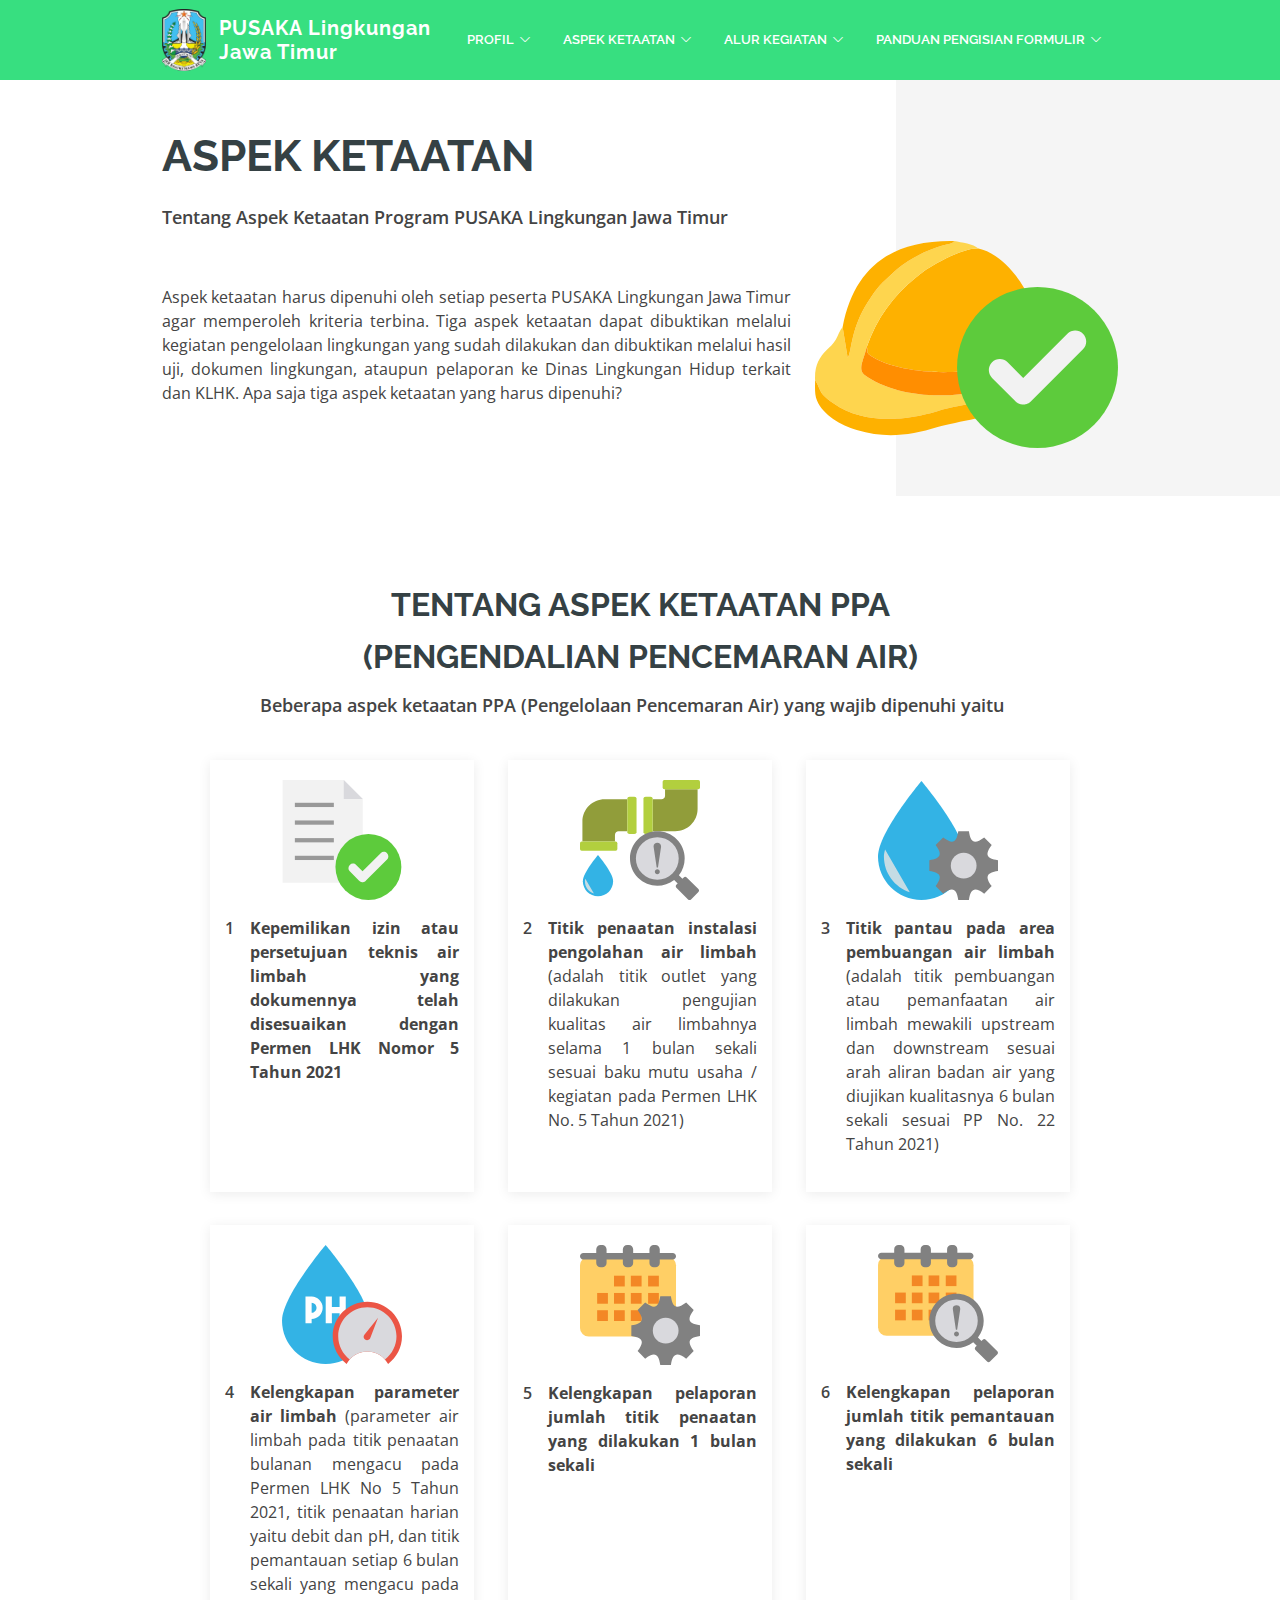
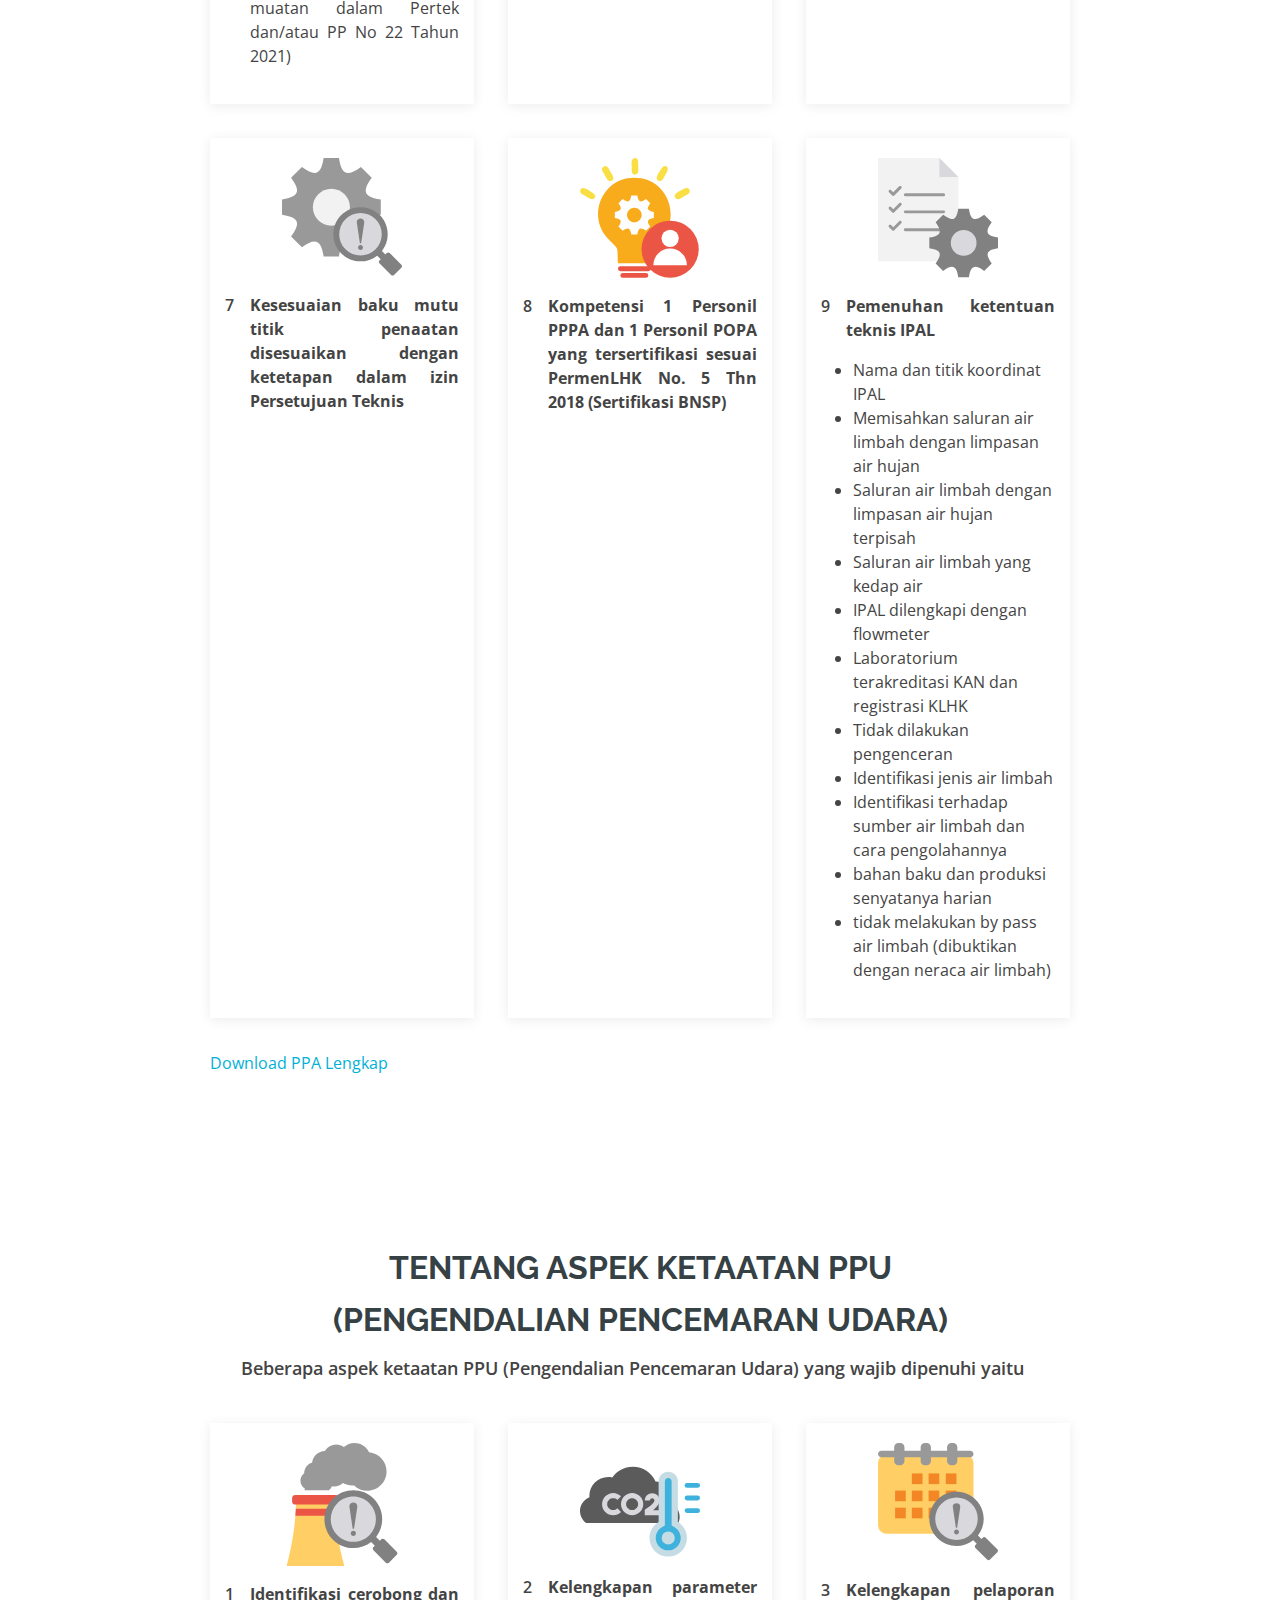
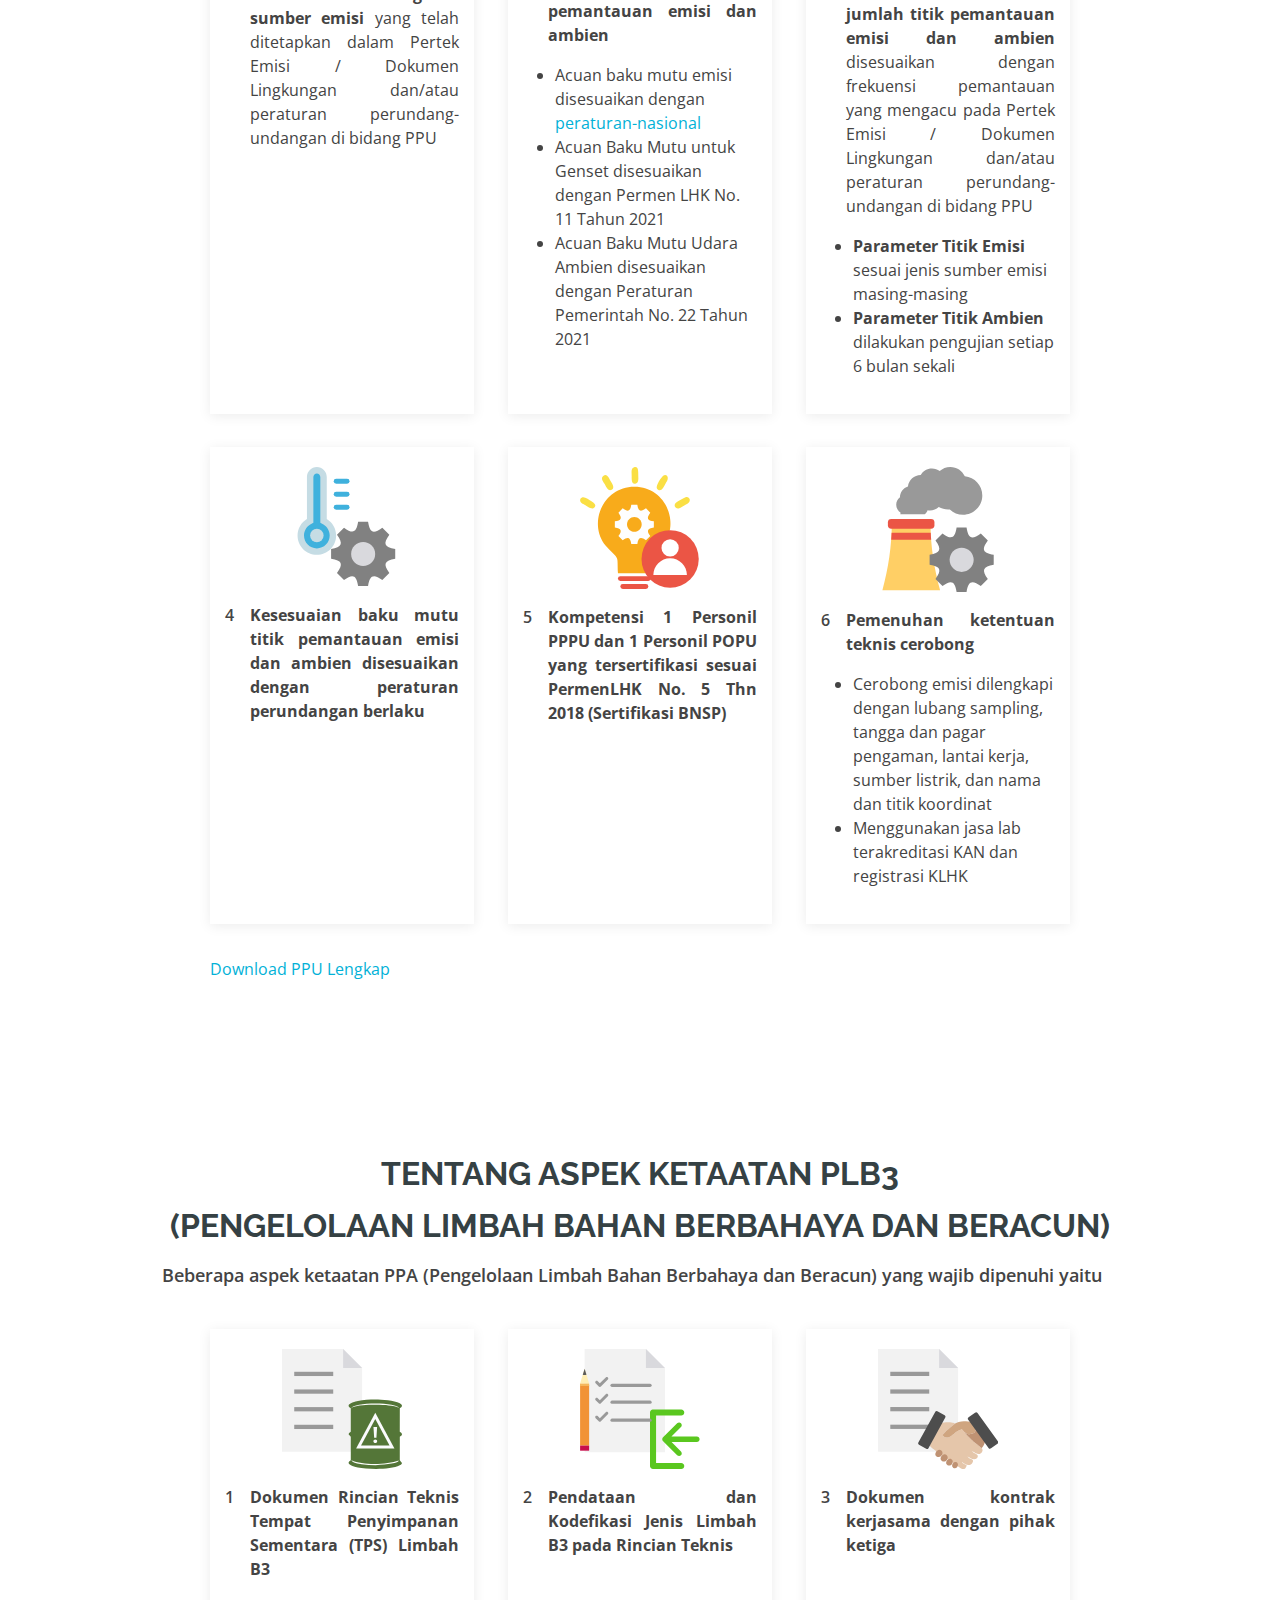
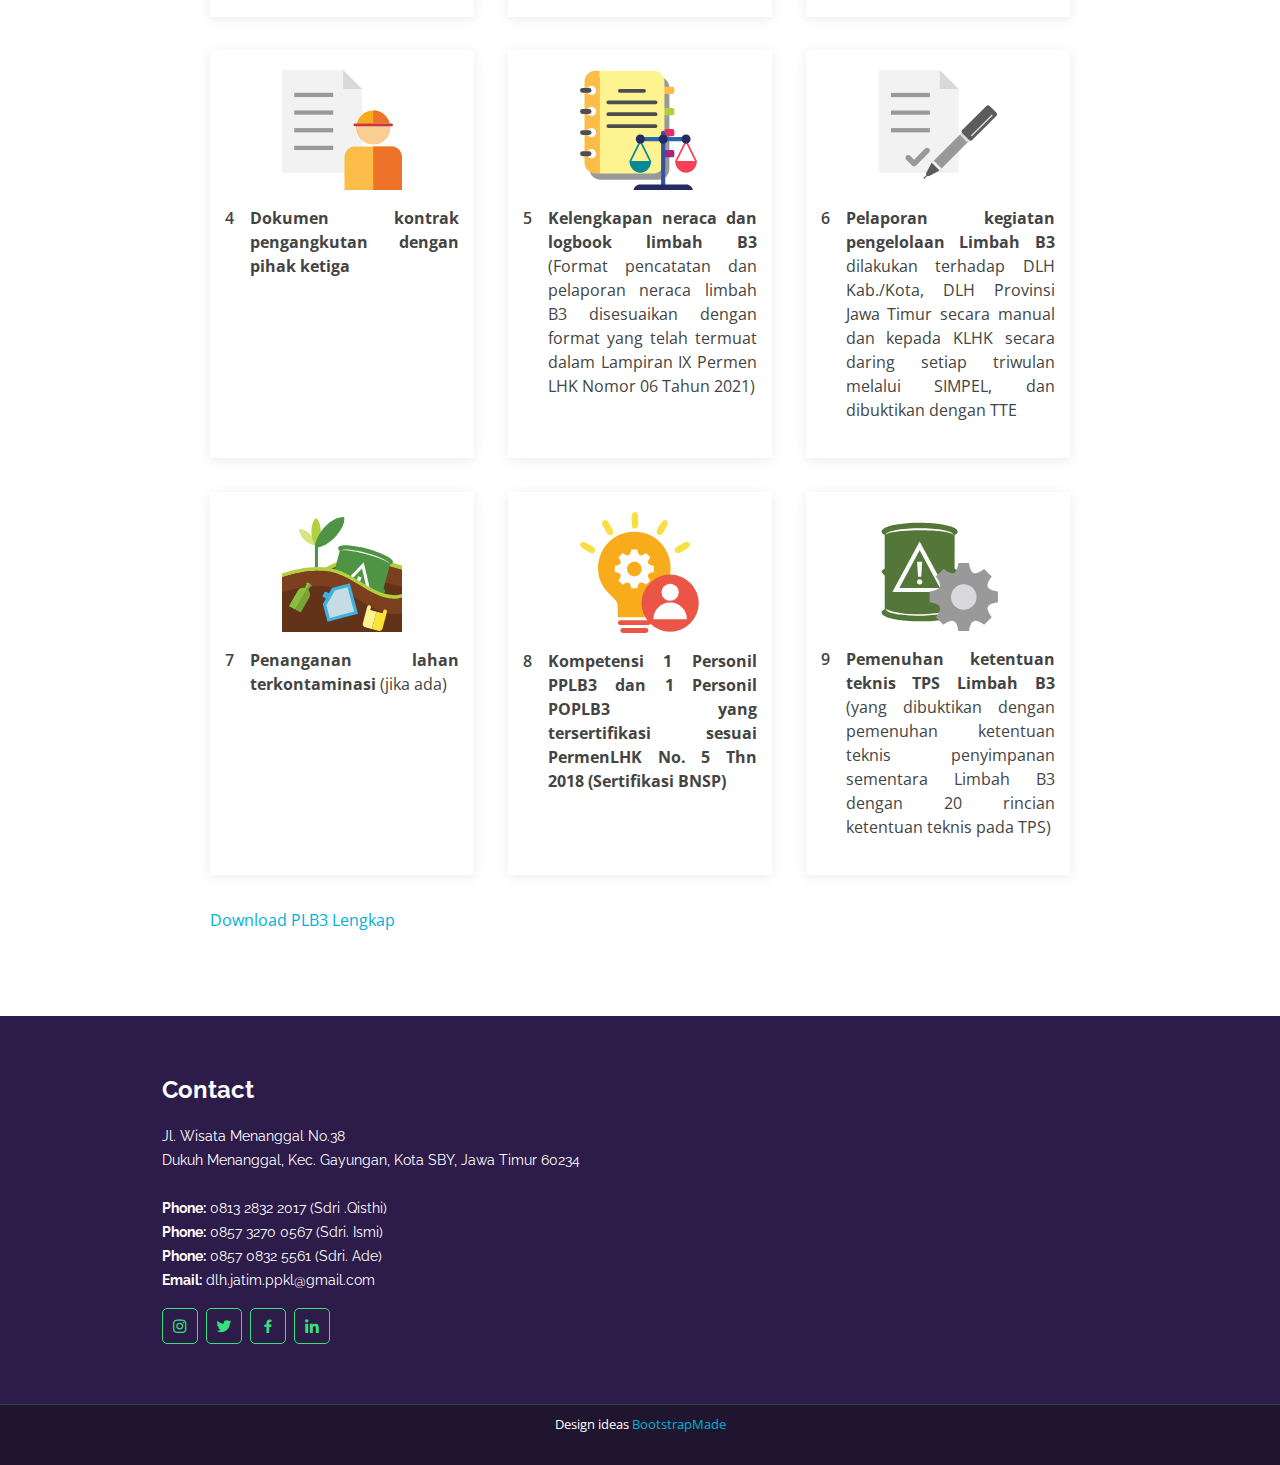
<file: menu2.html>
<!DOCTYPE html>
<html lang="en">

<head>
  <meta charset="utf-8">
  <meta content="width=device-width, initial-scale=1.0" name="viewport">

  <title>Pusaka.dlh.jatim</title>
  <meta content="" name="description">
  <meta content="" name="keywords">

  <!-- Favicons -->
  <link href="assets/img/content/dinas.png" rel="icon">
  <link href="assets/img/content/dinas.png" rel="apple-touch-icon">

  <!-- Google Fonts -->
  <link href="https://fonts.googleapis.com/css?family=Open+Sans:300,300i,400,400i,600,600i,700,700i|Raleway:300,300i,400,400i,500,500i,600,600i,700,700i|Poppins:300,300i,400,400i,500,500i,600,600i,700,700i" rel="stylesheet">

  <!-- Vendor CSS Files 
  <link href="assets/vendor/animate.css/animate.min.css" rel="stylesheet">-->
  <link href="assets/vendor/bootstrap/css/bootstrap.css" rel="stylesheet">
  <link href="assets/vendor/bootstrap-icons/bootstrap-icons.css" rel="stylesheet">
  <link href="assets/vendor/boxicons/css/boxicons.min.css" rel="stylesheet">
  <link href="assets/vendor/glightbox/css/glightbox.min.css" rel="stylesheet">
  <link href="assets/vendor/remixicon/remixicon.css" rel="stylesheet">
  <link href="assets/vendor/swiper/swiper-bundle.min.css" rel="stylesheet">

  <!-- Template Main CSS File -->
  <link href="assets/css/style.css" rel="stylesheet">

  <!-- =======================================================
  * Template Name: MyBiz - v4.3.0
  * Template URL: https://bootstrapmade.com/mybiz-free-business-bootstrap-theme/
  * Author: BootstrapMade.com
  * License: https://bootstrapmade.com/license/
  ======================================================== -->
</head>

<body>

  <!-- ======= Header ======= -->
  <header id="header" class="fixed-top d-flex align-items-center">
    <div class="container-sm d-flex align-items-center justify-content-between">

      <div class="logo">
        <!-- Uncomment below if you prefer to use an image logo -->
         <a href="index.html"><img src="assets/img/content/dinas.png" alt="" class="img-fluid"></a>
        <h1><a href="index.html"><span>PUSAKA Lingkungan</span>
          <br>
          <span>Jawa Timur</span></a></h1>
      </div>

      <nav id="navbar" class="navbar">
        <ul>
          <li class="dropdown"><a href="#"><span>Profil</span><i class="bi bi-chevron-down"></i></a>
            <ul>
              <li><a href="index.html#tentangpus">Tentang Pusaka</a></li>
              <li><a href="index.html#manfaatpus">Manfaat Pusaka</a></li>
              <li><a href="index.html#hasilpus">Hasil Kegiatan & Penilaian</a></li>
              <li><a href="index.html#daftarpusaka">Daftar Peserta Pusaka</a></li>
            </ul>
          </li>
          <li class="dropdown"><a href="#"><span>Aspek Ketaatan</span><i class="bi bi-chevron-down"></i></a>
            <ul>
              <li><a href="menu2.html#tentangtaat">Tentang Aspek Ketaatan</a></li>
              <li><a href="menu2.html#aspekppa">Aspek Ketaatan PPA</a></li>
              <li><a href="menu2.html#aspekppu">Aspek Ketaatan PPU</a></li>
              <li><a href="menu2.html#aspekplb3">Aspek Ketaatan PLB3</a></li>
            </ul>
          </li>
          <li class="dropdown"><a href="#"><span>Alur Kegiatan</span><i class="bi bi-chevron-down"></i></a>
            <ul>
              <li><a href="menu3.html#tahapsos">Tahapan Sosialisasi</a></li>
              <li><a href="menu3.html#tahapbina">Tahapan Pembinaan</a></li>
              <li><a href="menu3.html#tahapsampai">Tahapan Penyampaian dan Penyuluhan</a></li>
            </ul>
          </li>
          <li class="dropdown"><a href="#"><span>Panduan Pengisian Formulir</span><i class="bi bi-chevron-down"></i></a>
            <ul>
              <li><a href="menu4.html#panduan">Panduan Pengisian Aspek Ketaatan</a></li>
            </ul>
          </li>
          <!-- <li class="dropdown"><a href="#"><span>Submenu</span></a>
          </li> -->
        </ul>
        <i class="bi bi-list mobile-nav-toggle"></i>
      </nav><!-- .navbar -->

    </div>
  </header><!-- End Header -->

    <section id="tentangtaat" class="hero-second">
      <div class="container">
        <div class="header-title">
          <h2>Aspek ketaatan</h2>
          <span>Tentang Aspek Ketaatan Program PUSAKA Lingkungan Jawa Timur</span>
        </div>
        <div class="row content align-items-center">
          <div class="col-md-8 mt-2 mb-2">
            <p>Aspek ketaatan harus dipenuhi oleh setiap peserta PUSAKA Lingkungan Jawa Timur agar memperoleh kriteria terbina. Tiga aspek ketaatan dapat dibuktikan melalui kegiatan pengelolaan lingkungan yang sudah dilakukan dan dibuktikan melalui hasil uji, dokumen lingkungan, ataupun pelaporan ke Dinas Lingkungan Hidup terkait dan KLHK. Apa saja tiga aspek ketaatan yang harus dipenuhi?</p>
          </div>
          <div class="col-md-4 mt-2 mb-2">
            <div class="image">
              <img src="assets/img/logos/helm.svg" class="img-fluid">
            </div>
          </div>
        </div>
      </div>
    </section>

    <section id="aspekppa" class="aspect1">
      <div class="container">
        <div class="section-title">
          <h2>Tentang Aspek Ketaatan PPA</h2>
          <h2>(Pengendalian Pencemaran Air)</h2>
          <span>Beberapa aspek ketaatan PPA (Pengelolaan Pencemaran Air) yang wajib dipenuhi yaitu</span>
        </div>

        <div class="grid my-2">
          <div class="card-item">
            <div class="card-second">
            <img src="assets/img/logos/1.1.svg">
            <div class="d-flex w-100">
            <span>1</span>
            <p><b>Kepemilikan izin atau persetujuan teknis air limbah yang dokumennya telah disesuaikan dengan Permen LHK Nomor 5 Tahun 2021</b></p>
            </div>
            </div>
          </div>
          <div class="card-item">
            <div class="card-second">
            <img src="assets/img/logos/1.2.svg">
            <div class="d-flex w-100">
            <span>2</span>
            <p><b>Titik penaatan instalasi pengolahan air limbah</b> (adalah titik outlet yang dilakukan pengujian kualitas air limbahnya selama 1 bulan sekali sesuai baku mutu usaha / kegiatan pada Permen LHK No. 5 Tahun 2021)</p>
            </div>
            </div>
          </div>
          <div class="card-item">
            <div class="card-second">
            <img src="assets/img/logos/1.3.svg">
            <div class="d-flex w-100">
            <span>3</span>
            <p><b>Titik pantau pada area pembuangan air limbah</b> (adalah titik pembuangan atau pemanfaatan air limbah mewakili upstream dan downstream sesuai arah aliran badan air yang diujikan kualitasnya 6 bulan sekali sesuai PP No. 22 Tahun 2021)</p>
            </div>
            </div>
          </div>


          <div class="card-item">
            <div class="card-second">
            <img src="assets/img/logos/1.4.svg">
            <div class="d-flex w-100">
            <span>4</span>
            <p><b>Kelengkapan parameter air limbah</b> (parameter air limbah pada titik penaatan bulanan mengacu pada Permen LHK No 5 Tahun 2021, titik penaatan harian yaitu debit dan pH,  dan titik pemantauan setiap 6 bulan sekali yang mengacu pada muatan dalam Pertek dan/atau PP No 22 Tahun 2021)</p>
            </div>
            </div>
          </div>
          <div class="card-item">
            <div class="card-second">
            <img src="assets/img/logos/1.6.svg">
            <div class="d-flex w-100">
            <span>5</span>
            <p><b>Kelengkapan pelaporan jumlah titik penaatan yang dilakukan 1 bulan sekali</b></p>
            </div>
            </div>
          </div>
          <div class="card-item">
            <div class="card-second">
            <img src="assets/img/logos/1.5.svg">
            <div class="d-flex w-100">
            <span>6</span>
            <p><b>Kelengkapan pelaporan jumlah titik pemantauan yang dilakukan 6 bulan sekali</b></p>
            </div>
            </div>
          </div>


          <div class="card-item">
            <div class="card-second">
            <img src="assets/img/logos/1.7.svg">
            <div class="d-flex w-100">
            <span>7</span>
            <p><b>Kesesuaian baku mutu titik penaatan disesuaikan dengan ketetapan dalam izin Persetujuan Teknis</b></p>
            </div>
            </div>
          </div>
          <div class="card-item">
            <div class="card-second">
            <img src="assets/img/logos/1.8.svg">
            <div class="d-flex w-100">
            <span>8</span>
            <p><b>Kompetensi 1 Personil PPPA dan 1 Personil POPA yang tersertifikasi sesuai PermenLHK No. 5 Thn 2018 (Sertifikasi BNSP)</b></p>
            </div>
            </div>
          </div>
          <div class="card-item">
            <div class="card-second">
            <img src="assets/img/logos/1.9.svg">
            <div class="d-flex w-100">
            <span>9</span>
            <p><b>Pemenuhan ketentuan teknis IPAL</b></p>
            </div>
            <ul>
              <li>Nama dan titik koordinat IPAL</li>
              <li>Memisahkan saluran air limbah dengan limpasan air hujan</li>
              <li>Saluran air limbah dengan limpasan air hujan terpisah</li>
              <li>Saluran air limbah yang kedap air</li>
              <li>IPAL dilengkapi dengan flowmeter</li>
              <li>Laboratorium terakreditasi KAN dan registrasi KLHK</li>
              <li>Tidak dilakukan pengenceran</li>
              <li>Identifikasi jenis air limbah</li>
              <li>Identifikasi terhadap sumber air limbah dan cara pengolahannya</li>
              <li>bahan baku dan produksi senyatanya harian</li>
              <li>tidak melakukan by pass air limbah (dibuktikan dengan neraca air limbah)</li>
            </ul>
            </div>
          </div>

        <p><a href="PUSAKA LINGKUNGAN - PPA.pptx" download="newname">Download PPA Lengkap</a></p>
        </div>


      </div>
    </section>

    <section id="aspekppu" class="aspect1">
      <div class="container">
        <div class="section-title">
          <h2>Tentang Aspek Ketaatan PPU</h2>
          <h2>(Pengendalian Pencemaran Udara)</h2>
          <span>Beberapa aspek ketaatan PPU (Pengendalian Pencemaran Udara) yang wajib dipenuhi yaitu</span>
        </div>

        <div class="grid my-2">
          <div class="card-item">
            <div class="card-second">
            <img src="assets/img/logos/2.1.svg">
            <div class="d-flex w-100">
            <span>1</span>
            <p><b>Identifikasi cerobong dan sumber emisi</b> yang telah ditetapkan dalam Pertek Emisi / Dokumen Lingkungan dan/atau peraturan perundang-undangan di bidang PPU</p>
            </div>
            </div>
          </div>
          <div class="card-item">
            <div class="card-second">
            <img src="assets/img/logos/2.2.svg">
            <div class="d-flex w-100">
            <span>2</span>
            <p><b>Kelengkapan parameter pemantauan emisi dan ambien</b></p>
            </div>
            <ul>
              <li>Acuan baku mutu emisi disesuaikan dengan <a href="https://ditppu.menlhk.go.id/portal/peraturan-nasional">peraturan-nasional </a></li>
              <li>Acuan Baku Mutu untuk Genset disesuaikan dengan Permen LHK No. 11 Tahun 2021</li>
              <li>Acuan Baku Mutu Udara Ambien disesuaikan dengan   Peraturan Pemerintah No. 22 Tahun 2021</li>
            </ul>
            </div>
          </div>
          <div class="card-item">
            <div class="card-second">
            <img src="assets/img/logos/2.3.svg">
            <div class="d-flex w-100">
            <span>3</span>
            <p><b>Kelengkapan pelaporan jumlah titik pemantauan emisi dan ambien</b> disesuaikan dengan frekuensi pemantauan yang mengacu pada Pertek Emisi / Dokumen Lingkungan dan/atau peraturan perundang-undangan di bidang PPU</p>
            </div>
            <ul>
              <li><b>Parameter Titik Emisi</b> sesuai jenis sumber emisi masing-masing</li>
              <li><b>Parameter Titik Ambien</b> dilakukan pengujian setiap 6 bulan sekali</li>
            </ul>
            </div>
          </div>


          <div class="card-item">
            <div class="card-second">
            <img src="assets/img/logos/2.4.svg">
            <div class="d-flex w-100">
            <span>4</span>
            <p><b>Kesesuaian baku mutu titik pemantauan emisi dan ambien disesuaikan dengan peraturan perundangan berlaku</b></p>
            </div>
            </div>
          </div>
          <div class="card-item">
            <div class="card-second">
            <img src="assets/img/logos/2.5.svg">
            <div class="d-flex w-100">
            <span>5</span>
            <p><b>Kompetensi 1 Personil PPPU dan 1 Personil POPU yang tersertifikasi sesuai PermenLHK No. 5 Thn 2018 (Sertifikasi BNSP)</b></p>
            </div>
            </div>
          </div>
          <div class="card-item">
            <div class="card-second">
            <img src="assets/img/logos/2.6.svg">
            <div class="d-flex w-100">
            <span>6</span>
            <p><b>Pemenuhan ketentuan teknis cerobong</b> </p>
            </div>
            <ul>
              <li>Cerobong emisi dilengkapi dengan lubang sampling, tangga dan pagar pengaman, lantai kerja, sumber listrik, dan nama dan titik koordinat</li>
              <li>Menggunakan jasa lab terakreditasi KAN dan registrasi KLHK</li>
            </ul>
            </div>
          </div>

        <p><a href="PUSAKA LINGKUNGAN - PPU.pptx" download="newname">Download PPU Lengkap</a></p>
        </div>
      </div>
    </section>

    <section id="aspekplb3" class="aspect1">
      <div class="container">
        <div class="section-title">
          <h2>Tentang Aspek Ketaatan PLB3</h2>
          <h2>(Pengelolaan Limbah Bahan Berbahaya dan Beracun)</h2>
          <span>Beberapa aspek ketaatan PPA (Pengelolaan Limbah Bahan Berbahaya dan Beracun) yang wajib dipenuhi yaitu</span>
        </div>

        <div class="grid my-2">
          <div class="card-item">
            <div class="card-second">
            <img src="assets/img/logos/3.1.svg">
            <div class="d-flex w-100">
            <span>1</span>
            <p><b>Dokumen Rincian Teknis Tempat Penyimpanan Sementara (TPS) Limbah B3</b></p>
            </div>
            </div>
          </div>
          <div class="card-item">
            <div class="card-second">
            <img src="assets/img/logos/3.2.svg">
            <div class="d-flex w-100">
            <span>2</span>
            <p><b>Pendataan dan Kodefikasi Jenis Limbah B3 pada Rincian Teknis</b></p>
            </div>
            </div>
          </div>
          <div class="card-item">
            <div class="card-second">
            <img src="assets/img/logos/3.3.svg">
            <div class="d-flex w-100">
            <span>3</span>
            <p><b>Dokumen kontrak kerjasama dengan pihak ketiga</b></p>
            </div>
            </div>
          </div>


          <div class="card-item">
            <div class="card-second">
            <img src="assets/img/logos/3.4.svg">
            <div class="d-flex w-100">
            <span>4</span>
            <p><b>Dokumen kontrak pengangkutan dengan pihak ketiga</b></p>
            </div>
            </div>
          </div>
          <div class="card-item">
            <div class="card-second">
            <img src="assets/img/logos/3.5.svg">
            <div class="d-flex w-100">
            <span>5</span>
            <p><b>Kelengkapan neraca dan logbook limbah B3</b> (Format pencatatan dan pelaporan neraca limbah B3 disesuaikan dengan format yang telah termuat dalam Lampiran IX Permen LHK Nomor 06 Tahun 2021)</p>
            </div>
            </div>
          </div>
          <div class="card-item">
            <div class="card-second">
            <img src="assets/img/logos/3.6.svg">
            <div class="d-flex w-100">
            <span>6</span>
            <p><b>Pelaporan kegiatan pengelolaan Limbah B3 </b> dilakukan terhadap DLH Kab./Kota, DLH Provinsi Jawa Timur secara manual dan kepada KLHK secara daring setiap triwulan  melalui SIMPEL, dan dibuktikan dengan TTE</p>
            </div>
            </div>
          </div>


          <div class="card-item">
            <div class="card-second">
            <img src="assets/img/logos/3.7.svg">
            <div class="d-flex w-100">
            <span>7</span>
            <p><b>Penanganan lahan terkontaminasi</b> (jika ada)</p>
            </div>
            </div>
          </div>
          <div class="card-item">
            <div class="card-second">
            <img src="assets/img/logos/3.8.svg">
            <div class="d-flex w-100">
            <span>8</span>
            <p><b>Kompetensi 1 Personil PPLB3 dan 1 Personil POPLB3 yang tersertifikasi sesuai PermenLHK No. 5 Thn 2018 (Sertifikasi BNSP)</b></p>
            </div>
            </div>
          </div>
          <div class="card-item">
            <div class="card-second">
            <img src="assets/img/logos/3.9.svg">
            <div class="d-flex w-100">
            <span>9</span>
            <p><b>Pemenuhan ketentuan teknis TPS Limbah B3</b> (yang dibuktikan dengan pemenuhan ketentuan teknis penyimpanan sementara Limbah B3 dengan 20 rincian ketentuan teknis pada TPS)</p>
            </div>
            </div>
          </div>

          <p><a href="PUSAKA LINGKUNGAN - PLB3.pptx" download="newname">Download PLB3 Lengkap</a></p>
        </div>
      </div>
    </section>

  </main><!-- End #main -->

  <!-- ======= Footer ======= -->
  <footer id="footer">
    <div class="footer-top">
      <div class="container">
        <div class="row">

          <div class="col-lg-6 col-md-6">
            <div class="footer-info">
              <h3>Contact</h3>
              <p>
                  Jl. Wisata Menanggal No.38
                  <br>
                Dukuh Menanggal, Kec. Gayungan, Kota SBY, 
                Jawa Timur 60234 <br><br>
                <strong>Phone:</strong> 0813 2832 2017 (Sdri .Qisthi) <br>
                <strong>Phone:</strong> 0857 3270 0567 (Sdri. Ismi) <br>
                <strong>Phone:</strong> 0857 0832 5561 (Sdri. Ade) <br>
                <strong>Email:</strong> dlh.jatim.ppkl@gmail.com <br>
              </p>
              <div class="social-links mt-3">
               <a href="https://www.instagram.com/ppkl_dlh.jatim?igshid=YmMyMTA2M2Y" class="instagram"><i class="bx bxl-instagram"></i></a>
                <a href="#" class="twitter"><i class="bx bxl-twitter"></i></a>
                <a href="#" class="facebook"><i class="bx bxl-facebook"></i></a>
                <a href="#" class="linkedin"><i class="bx bxl-linkedin"></i></a>
              </div>
            </div>
          </div>

          

        </div>
      </div>
    </div>

    <div class="container">
      <div class="credits">
        
        Design ideas <a href="https://bootstrapmade.com/">BootstrapMade</a>
      </div>
    </div>
  </footer><!-- End Footer -->

  <a href="#" class="back-to-top d-flex align-items-center justify-content-center"><i class="bi bi-arrow-up-short"></i></a>

  <!-- Vendor JS Files -->
  <script src="assets/vendor/bootstrap/js/bootstrap.bundle.min.js"></script>
  <script src="assets/vendor/glightbox/js/glightbox.min.js"></script>
  <script src="assets/vendor/isotope-layout/isotope.pkgd.min.js"></script>
  <script src="assets/vendor/php-email-form/validate.js"></script>
  <script src="assets/vendor/purecounter/purecounter.js"></script>
  <script src="assets/vendor/swiper/swiper-bundle.min.js"></script>

  <script src="http://jqueryjs.googlecode.com/files/jquery-1.3.2.min.js" type="text/javascript"></script>
  <!-- Template Main JS File -->
  <script src="assets/js/main.js"></script>

</body>

</html>
</file>
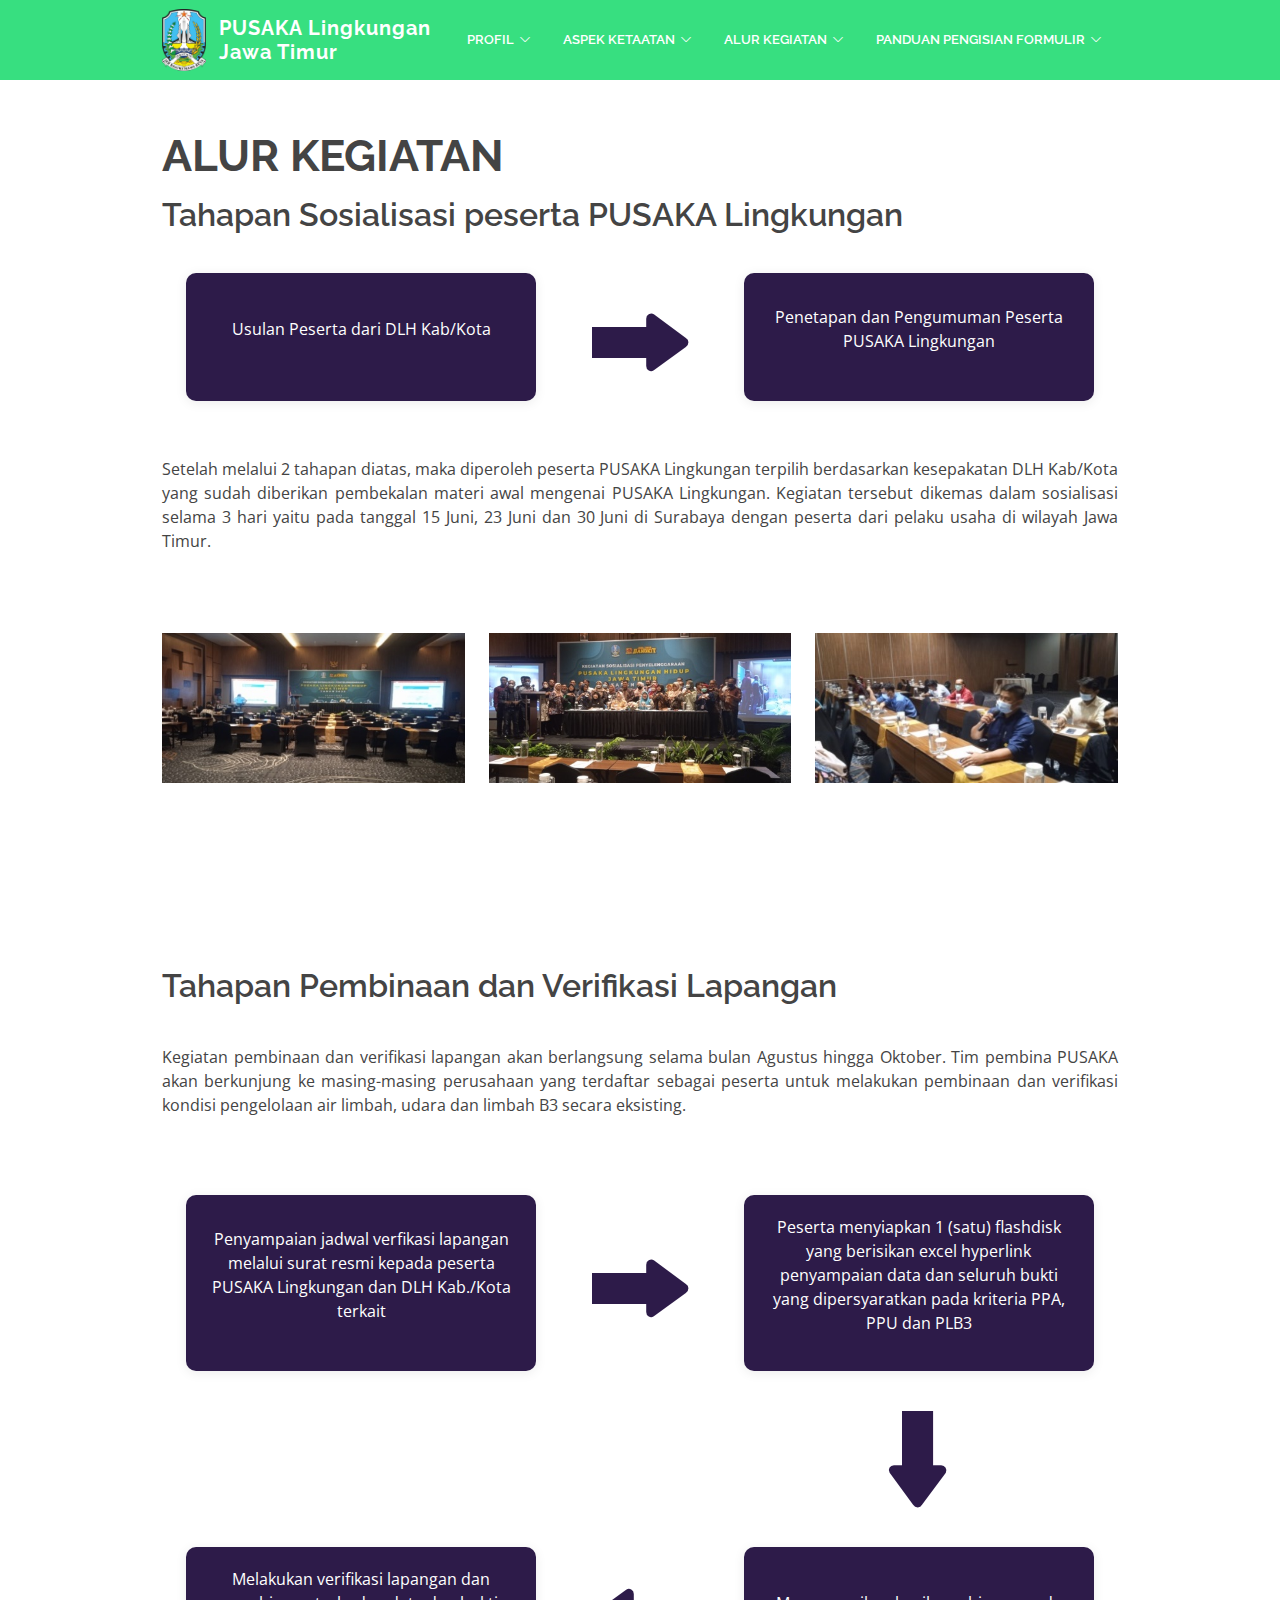
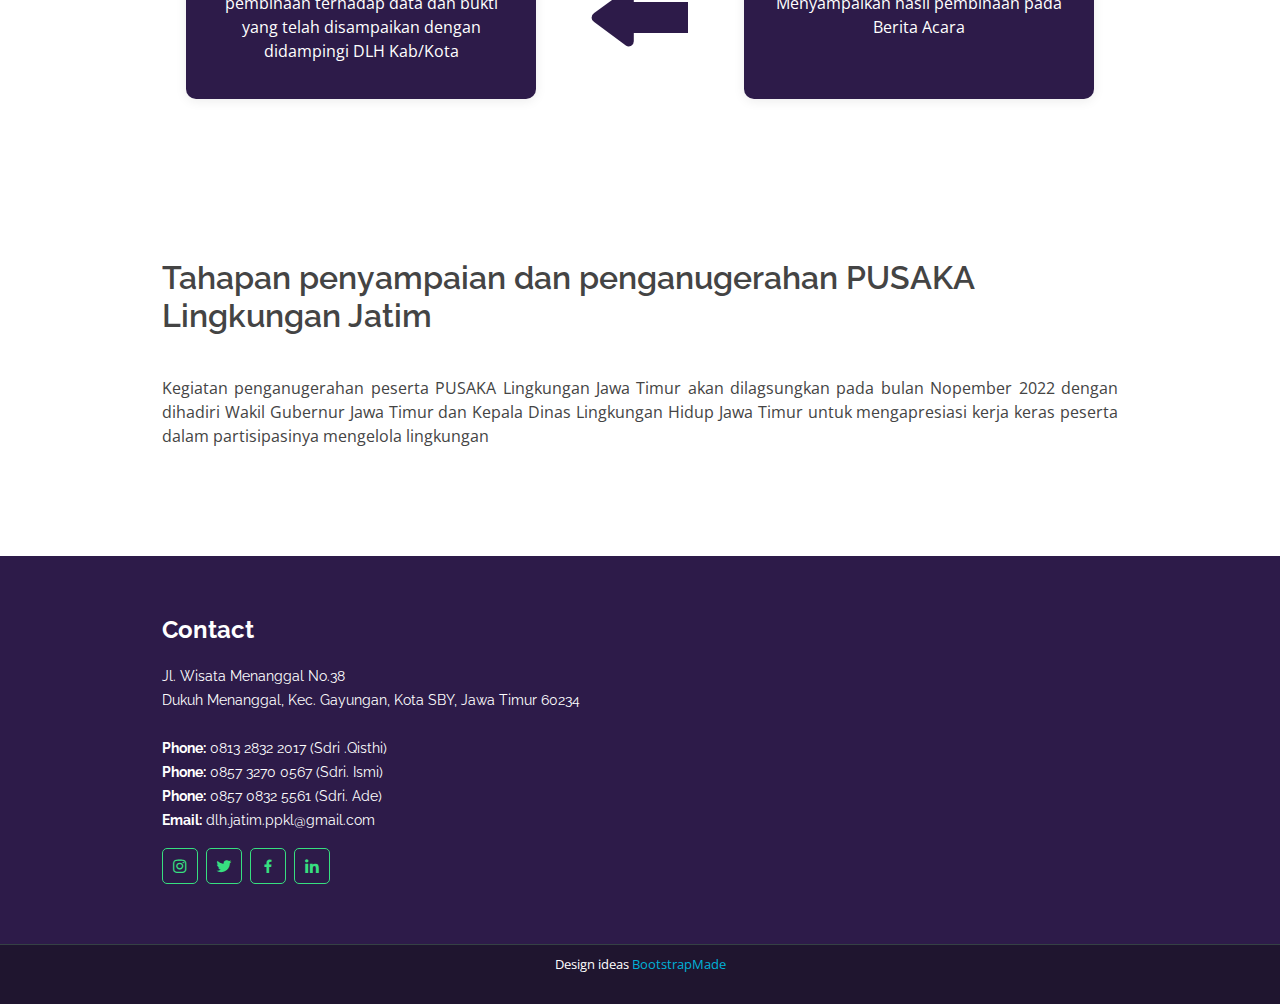
<file: menu3.html>
<!DOCTYPE html>
<html lang="en">

<head>
  <meta charset="utf-8">
  <meta content="width=device-width, initial-scale=1.0" name="viewport">

  <title>Pusaka.dlh.jatim</title>
  <meta content="" name="description">
  <meta content="" name="keywords">

  <!-- Favicons -->
  <link href="assets/img/content/dinas.png" rel="icon">
  <link href="assets/img/content/dinas.png" rel="apple-touch-icon">

  <!-- Google Fonts -->
  <link href="https://fonts.googleapis.com/css?family=Open+Sans:300,300i,400,400i,600,600i,700,700i|Raleway:300,300i,400,400i,500,500i,600,600i,700,700i|Poppins:300,300i,400,400i,500,500i,600,600i,700,700i" rel="stylesheet">

  <!-- Vendor CSS Files 
  <link href="assets/vendor/animate.css/animate.min.css" rel="stylesheet">-->
  <link href="assets/vendor/bootstrap/css/bootstrap.css" rel="stylesheet">
  <link href="assets/vendor/bootstrap-icons/bootstrap-icons.css" rel="stylesheet">
  <link href="assets/vendor/boxicons/css/boxicons.min.css" rel="stylesheet">
  <link href="assets/vendor/glightbox/css/glightbox.min.css" rel="stylesheet">
  <link href="assets/vendor/remixicon/remixicon.css" rel="stylesheet">
  <link href="assets/vendor/swiper/swiper-bundle.min.css" rel="stylesheet">

  <!-- Template Main CSS File -->
  <link href="assets/css/style.css" rel="stylesheet">

  <!-- =======================================================
  * Template Name: MyBiz - v4.3.0
  * Template URL: https://bootstrapmade.com/mybiz-free-business-bootstrap-theme/
  * Author: BootstrapMade.com
  * License: https://bootstrapmade.com/license/
  ======================================================== -->
</head>

<body>

  <!-- ======= Header ======= -->
  <header id="header" class="fixed-top d-flex align-items-center">
    <div class="container-sm d-flex align-items-center justify-content-between">

      <div class="logo">
        <!-- Uncomment below if you prefer to use an image logo -->
         <a href="index.html"><img src="assets/img/content/dinas.png" alt="" class="img-fluid"></a>
        <h1><a href="index.html"><span>PUSAKA Lingkungan</span>
          <br>
          <span>Jawa Timur</span></a></h1>
      </div>

      <nav id="navbar" class="navbar">
        <ul>
          <li class="dropdown"><a href="#"><span>Profil</span><i class="bi bi-chevron-down"></i></a>
            <ul>
              <li><a href="index.html#tentangpus">Tentang Pusaka</a></li>
              <li><a href="index.html#manfaatpus">Manfaat Pusaka</a></li>
              <li><a href="index.html#hasilpus">Hasil Kegiatan & Penilaian</a></li>
              <li><a href="index.html#daftarpusaka">Daftar Peserta Pusaka</a></li>
            </ul>
          </li>
          <li class="dropdown"><a href="#"><span>Aspek Ketaatan</span><i class="bi bi-chevron-down"></i></a>
            <ul>
              <li><a href="menu2.html#tentangtaat">Tentang Aspek Ketaatan</a></li>
              <li><a href="menu2.html#aspekppa">Aspek Ketaatan PPA</a></li>
              <li><a href="menu2.html#aspekppu">Aspek Ketaatan PPU</a></li>
              <li><a href="menu2.html#aspekplb3">Aspek Ketaatan PLB3</a></li>
            </ul>
          </li>
          <li class="dropdown"><a href="#"><span>Alur Kegiatan</span><i class="bi bi-chevron-down"></i></a>
            <ul>
              <li><a href="menu3.html#tahapsos">Tahapan Sosialisasi</a></li>
              <li><a href="menu3.html#tahapbina">Tahapan Pembinaan</a></li>
              <li><a href="menu3.html#tahapsampai">Tahapan Penyampaian dan Penyuluhan</a></li>
            </ul>
          </li>
          <li class="dropdown"><a href="#"><span>Panduan Pengisian Formulir</span><i class="bi bi-chevron-down"></i></a>
            <ul>
              <li><a href="menu4.html#panduan">Panduan Pengisian Aspek Ketaatan</a></li>
            </ul>
          </li>
          <!-- <li class="dropdown"><a href="#"><span>Submenu</span></a>
          </li> -->
        </ul>
        <i class="bi bi-list mobile-nav-toggle"></i>
      </nav><!-- .navbar -->

    </div>
  </header><!-- End Header -->

    <section id="tahapsos" class="tahap">
      <div class="container">
        <div class="head">
          <h2>Alur Kegiatan</h2>
          <h3>Tahapan Sosialisasi peserta PUSAKA Lingkungan</h3>
        </div>

        <div class="row row-flex">
          <div class="col-md-5 px-4">
            <div class="card-item">
              <p>Usulan Peserta dari DLH Kab/Kota</p>
            </div>
          </div>

          <div class="col-md-2 px-4">
            <i class="bi bi-forward-fill"></i>
          </div>

          <div class="col-md-5 px-4">
            <div class="card-item">
              <p>Penetapan dan Pengumuman Peserta PUSAKA Lingkungan</p>
            </div>
          </div>
        </div>

        <div class="content-isi my-4">
          <p>Setelah melalui 2 tahapan diatas, maka diperoleh peserta PUSAKA Lingkungan terpilih berdasarkan kesepakatan DLH Kab/Kota yang sudah diberikan pembekalan materi awal mengenai PUSAKA Lingkungan. Kegiatan tersebut dikemas dalam sosialisasi selama 3 hari yaitu pada tanggal 15 Juni, 23 Juni dan 30 Juni di Surabaya dengan peserta dari pelaku usaha di wilayah Jawa Timur.</p>
        </div>
      </div>
      <div class="container">
        <div class="content-gambar">
          <div class="row" style="position: relative;">

            <div class="col-lg-4 col-md-6 crop my-4">
              <img src="assets/img/content/3.1.jpg" class="img-fluid">
            </div>

            <div class="col-lg-4 col-md-6 crop my-4">
              <img src="assets/img/content/3.2.jpg" class="img-fluid">
            </div>

            <div class="col-lg-4 col-md-6 crop my-4">
              <img src="assets/img/content/3.3.jpg" class="img-fluid">
            </div>

          </div>
        </div>
      </div>
    </section>

    <section id="tahapbina" class="tahap">
      <div class="container">
        <div class="head">
          <h3>Tahapan Pembinaan dan Verifikasi Lapangan</h3>
          <p>Kegiatan pembinaan dan verifikasi lapangan akan berlangsung selama bulan Agustus hingga Oktober. Tim pembina PUSAKA akan berkunjung ke masing-masing perusahaan yang terdaftar sebagai peserta  untuk melakukan pembinaan dan verifikasi kondisi pengelolaan air limbah, udara dan limbah B3 secara eksisting. </p>
        </div>

        <div class="row row-flex">
          <div class="col-md-5 px-4">
            <div class="card-item">
              <p>Penyampaian jadwal verfikasi lapangan melalui surat resmi kepada peserta PUSAKA Lingkungan dan DLH Kab./Kota terkait
              </p>
            </div>
          </div>
          <div class="col-md-2 px-4">
            <i class="bi bi-forward-fill"></i>
          </div>
          <div class="col-md-5 px-4">
            <div class="card-item">
              <p>Peserta menyiapkan 1 (satu) flashdisk yang berisikan excel hyperlink penyampaian data dan seluruh bukti yang dipersyaratkan pada kriteria PPA, PPU dan PLB3
              </p>
            </div>
          </div>
        </div>

        <div class="row row-flex f-end px-4 py-4">
          <div class="col-md-5 i-center">
            <i class="bi bi-forward-fill rotate90"></i>
          </div>
        </div>

        <div class="row row-flex">
          <div class="col-md-5 px-4">
            <div class="card-item">
              <p>Melakukan verifikasi lapangan dan pembinaan terhadap data dan bukti yang telah disampaikan dengan didampingi DLH Kab/Kota
              </p>
            </div>
          </div>
          <div class="col-md-2 px-4">
            <i class="bi bi-forward-fill rotate180"></i>
          </div>
          <div class="col-md-5 px-4">
            <div class="card-item">
              <p>Menyampaikan hasil pembinaan pada Berita Acara
              </p>
            </div>
          </div>
        </div>

      </div>
    </section>
    <section id="tahapsampai" class="tahap">
      <div class="container">
        <div class="head">
          <h3>Tahapan penyampaian dan penganugerahan PUSAKA Lingkungan Jatim</h3>
          <p>Kegiatan penganugerahan  peserta PUSAKA Lingkungan Jawa Timur akan dilagsungkan pada bulan Nopember 2022 dengan dihadiri Wakil Gubernur Jawa Timur dan Kepala Dinas Lingkungan Hidup Jawa Timur untuk mengapresiasi kerja keras peserta dalam partisipasinya mengelola lingkungan</p>
        </div>
      </div>
    </section>

  </main><!-- End #main -->

  <!-- ======= Footer ======= -->
  <footer id="footer">
    <div class="footer-top">
      <div class="container">
        <div class="row">

          <div class="col-lg-6 col-md-6">
            <div class="footer-info">
              <h3>Contact</h3>
              <p>
                  Jl. Wisata Menanggal No.38
                  <br>
                Dukuh Menanggal, Kec. Gayungan, Kota SBY, 
                Jawa Timur 60234 <br><br>
                <strong>Phone:</strong> 0813 2832 2017 (Sdri .Qisthi) <br>
                <strong>Phone:</strong> 0857 3270 0567 (Sdri. Ismi) <br>
                <strong>Phone:</strong> 0857 0832 5561 (Sdri. Ade) <br>
                <strong>Email:</strong> dlh.jatim.ppkl@gmail.com <br>
              </p>
              <div class="social-links mt-3">
                <a href="https://www.instagram.com/ppkl_dlh.jatim?igshid=YmMyMTA2M2Y" class="instagram"><i class="bx bxl-instagram"></i></a>
                <a href="#" class="twitter"><i class="bx bxl-twitter"></i></a>
                <a href="#" class="facebook"><i class="bx bxl-facebook"></i></a>
                <a href="#" class="linkedin"><i class="bx bxl-linkedin"></i></a>
              </div>
            </div>
          </div>

          

        </div>
      </div>
    </div>

    <div class="container">
      <div class="credits">
        
        Design ideas <a href="https://bootstrapmade.com/">BootstrapMade</a>
      </div>
    </div>
  </footer><!-- End Footer -->

  <a href="#" class="back-to-top d-flex align-items-center justify-content-center"><i class="bi bi-arrow-up-short"></i></a>

  <!-- Vendor JS Files -->
  <script src="assets/vendor/bootstrap/js/bootstrap.bundle.min.js"></script>
  <script src="assets/vendor/glightbox/js/glightbox.min.js"></script>
  <script src="assets/vendor/isotope-layout/isotope.pkgd.min.js"></script>
  <script src="assets/vendor/php-email-form/validate.js"></script>
  <script src="assets/vendor/purecounter/purecounter.js"></script>
  <script src="assets/vendor/swiper/swiper-bundle.min.js"></script>

  <script src="http://jqueryjs.googlecode.com/files/jquery-1.3.2.min.js" type="text/javascript"></script>
  <!-- Template Main JS File -->
  <script src="assets/js/main.js"></script>

</body>

</html>
</file>
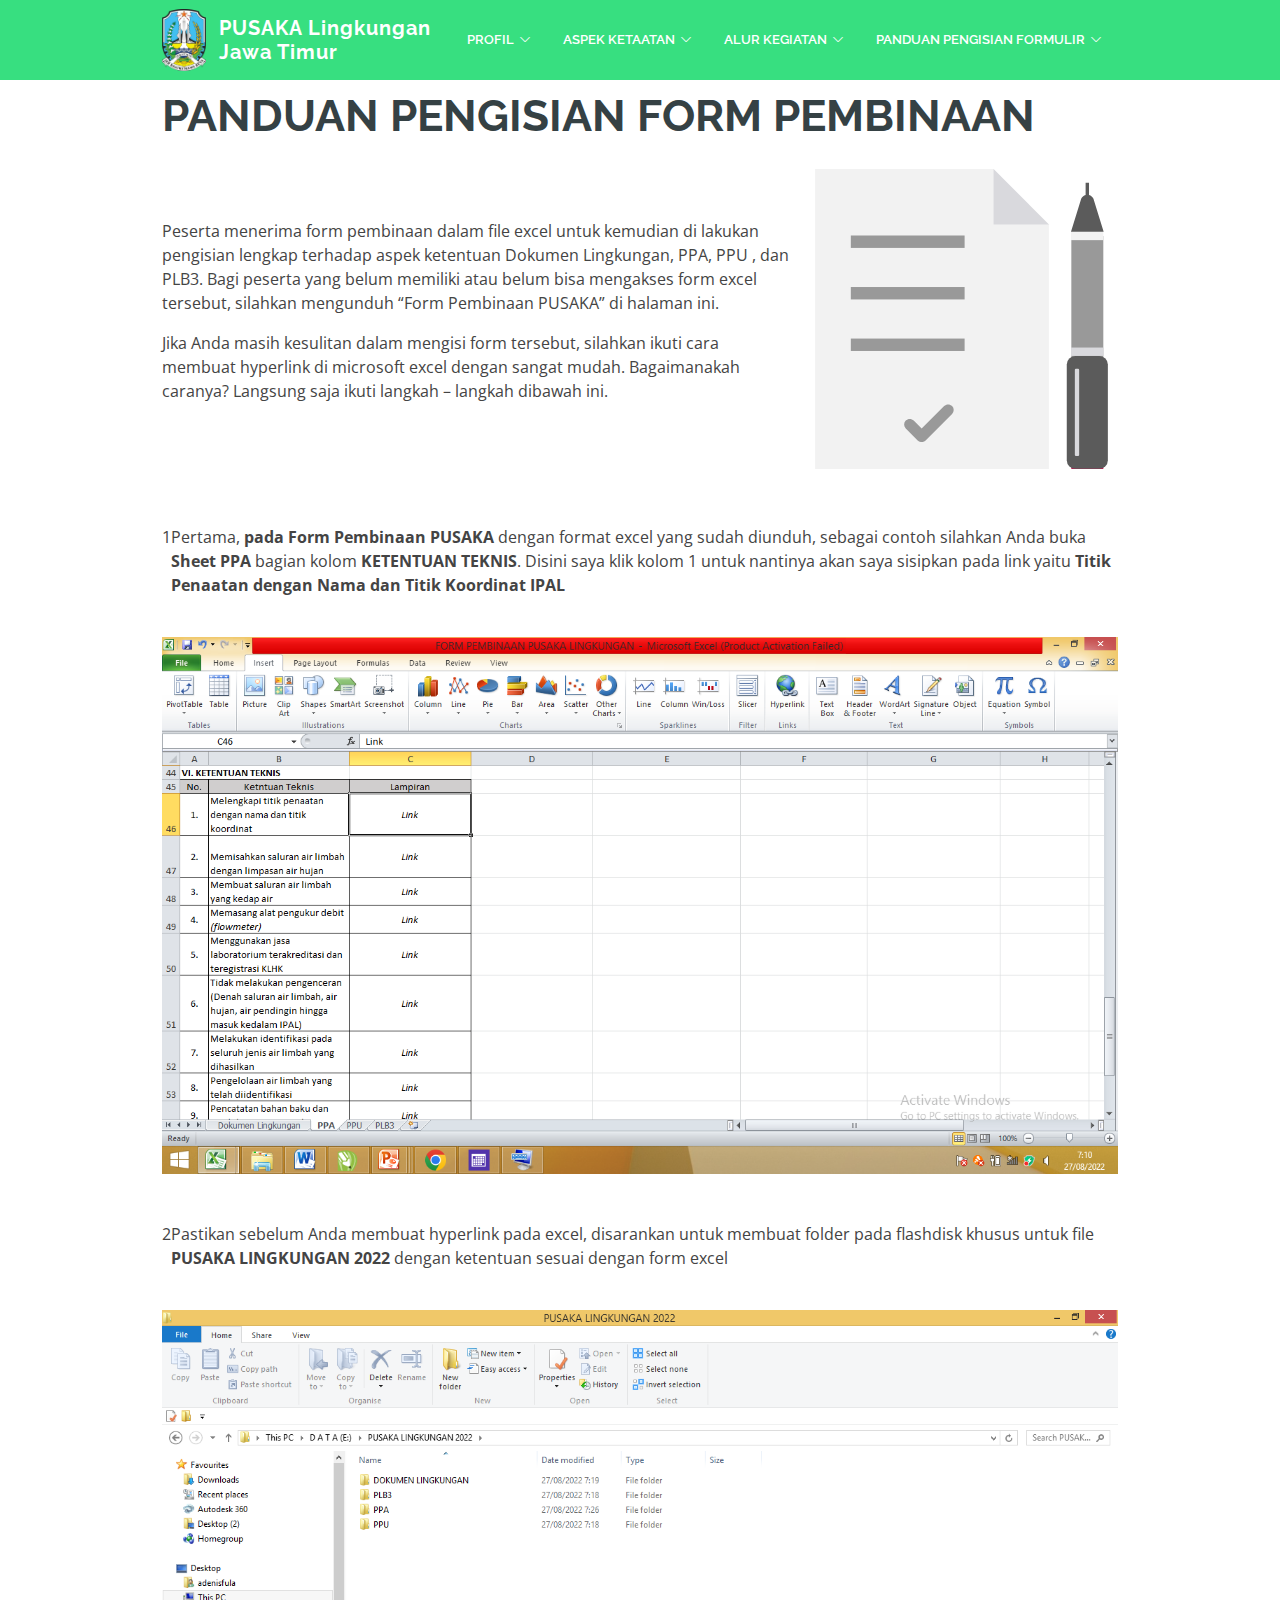
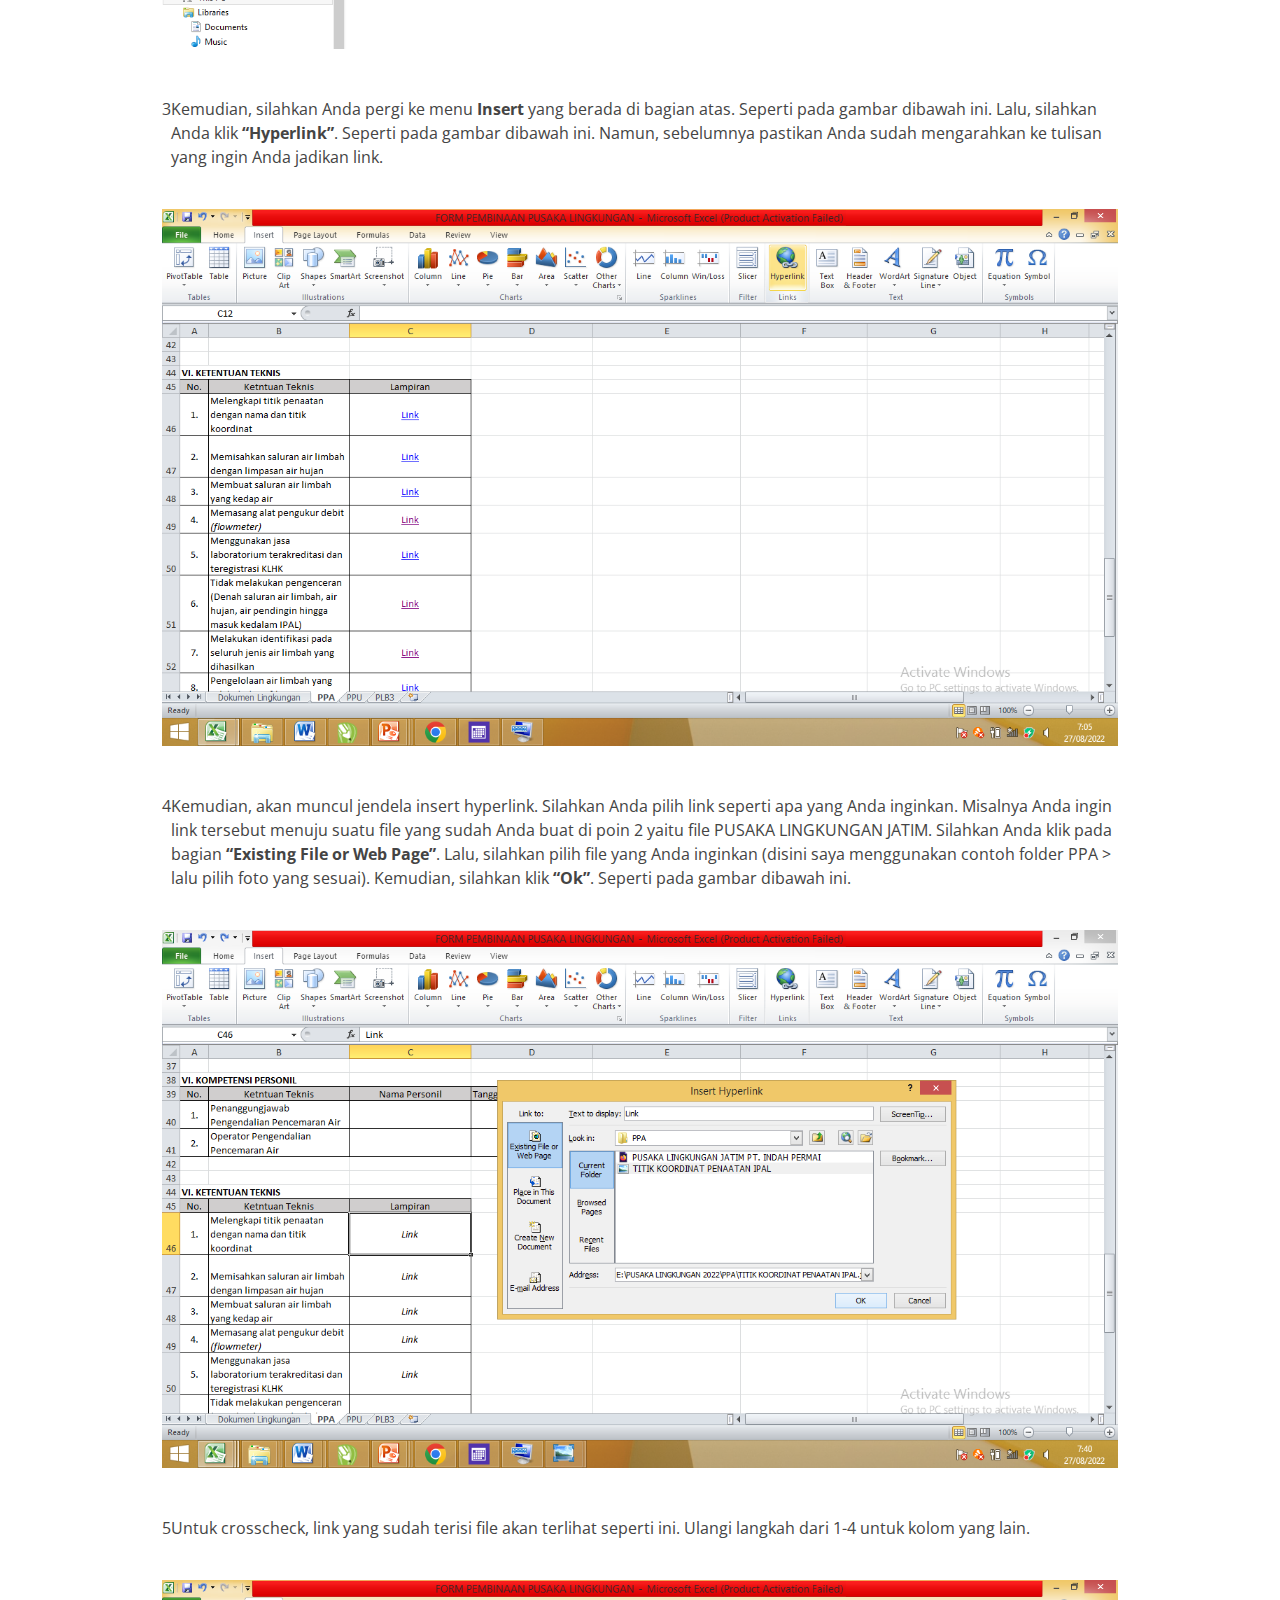
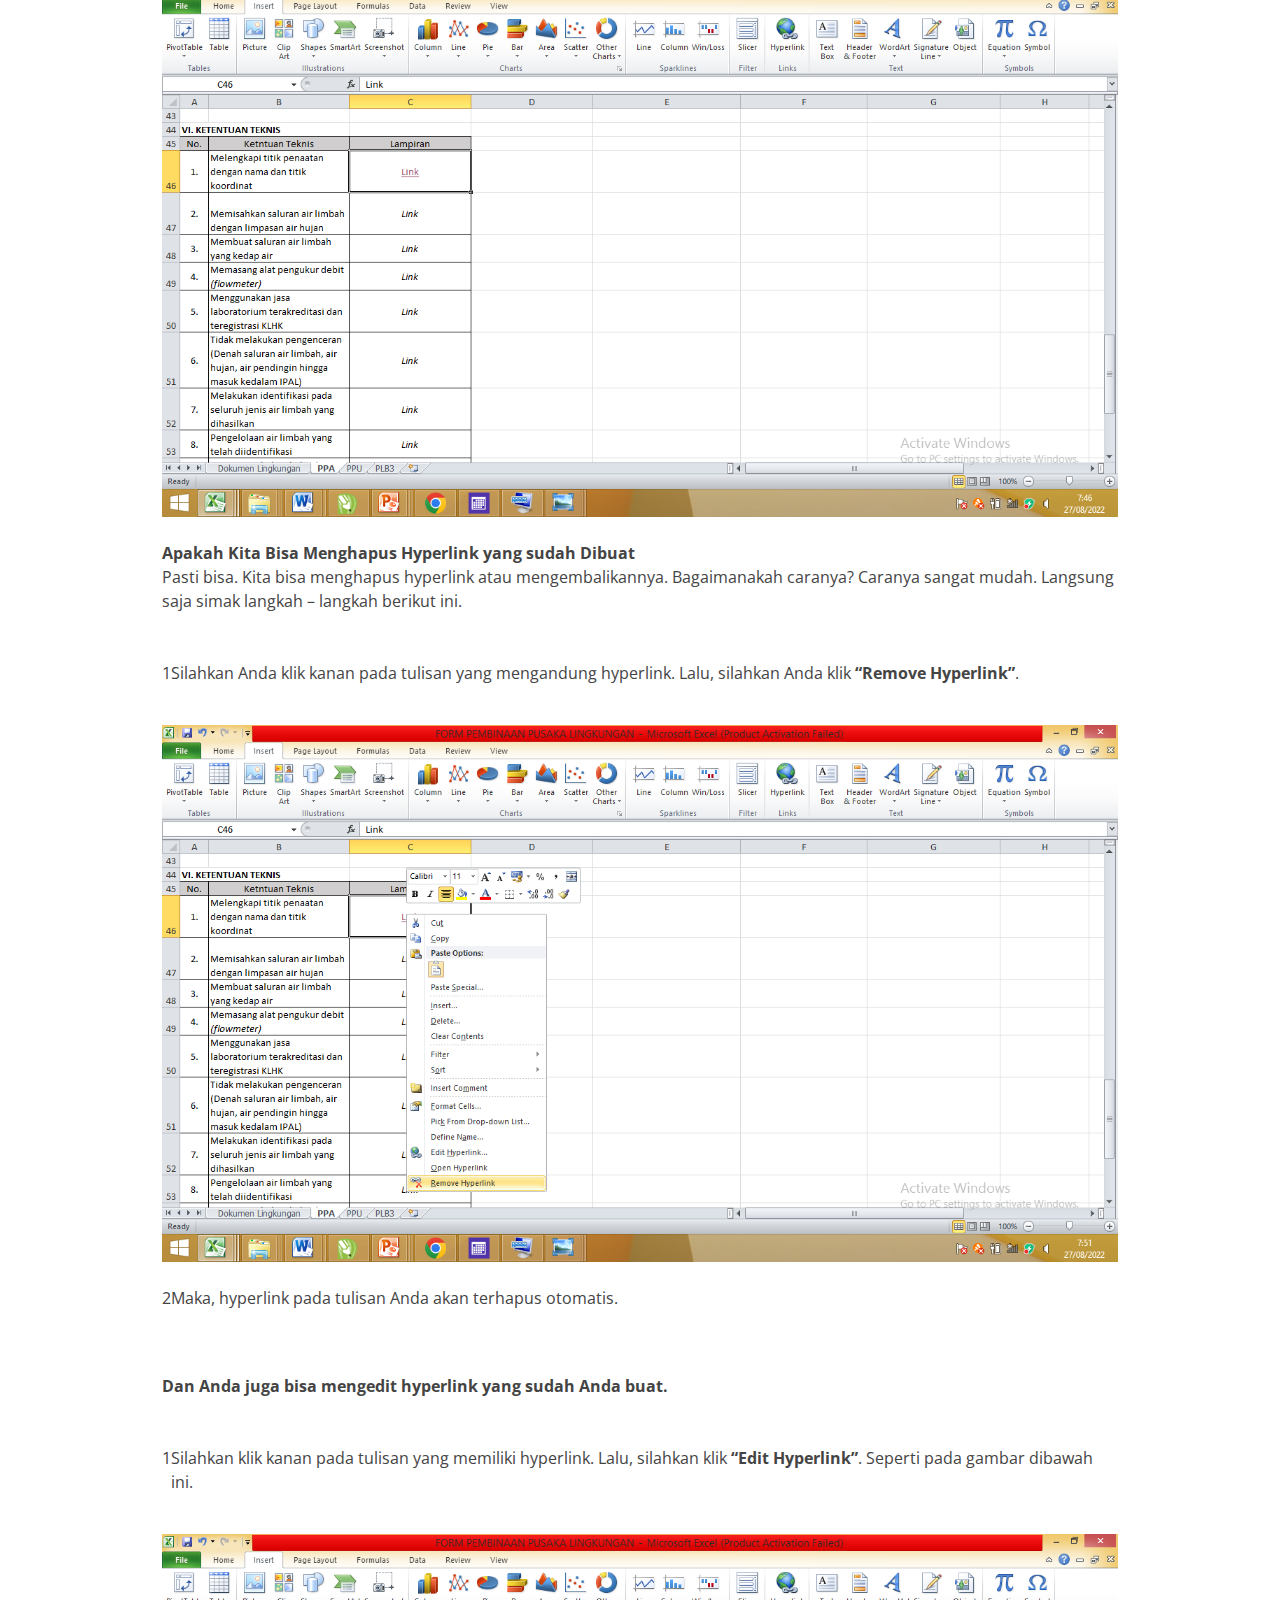
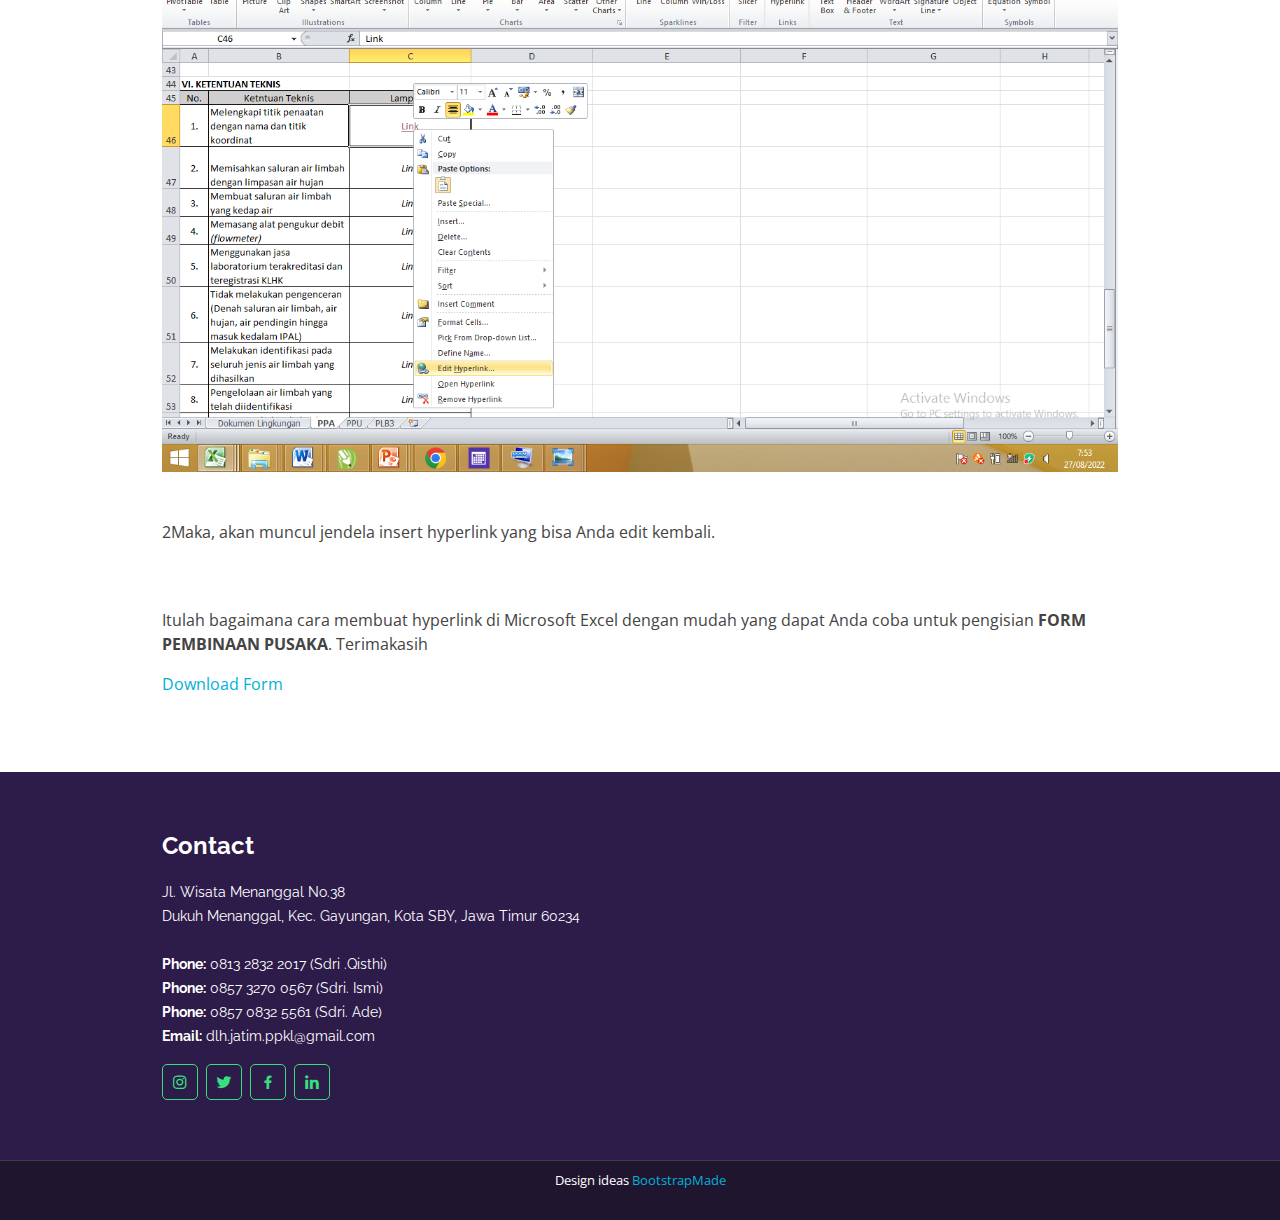
<file: menu4.html>
<!DOCTYPE html>
<html lang="en">

<head>
  <meta charset="utf-8">
  <meta content="width=device-width, initial-scale=1.0" name="viewport">

  <title>Pusaka.dlh.jatim</title>
  <meta content="" name="description">
  <meta content="" name="keywords">

  <!-- Favicons -->
  <link href="assets/img/content/dinas.png" rel="icon">
  <link href="assets/img/content/dinas.png" rel="apple-touch-icon">

  <!-- Google Fonts -->
  <link href="https://fonts.googleapis.com/css?family=Open+Sans:300,300i,400,400i,600,600i,700,700i|Raleway:300,300i,400,400i,500,500i,600,600i,700,700i|Poppins:300,300i,400,400i,500,500i,600,600i,700,700i" rel="stylesheet">

  <!-- Vendor CSS Files 
  <link href="assets/vendor/animate.css/animate.min.css" rel="stylesheet">-->
  <link href="assets/vendor/bootstrap/css/bootstrap.css" rel="stylesheet">
  <link href="assets/vendor/bootstrap-icons/bootstrap-icons.css" rel="stylesheet">
  <link href="assets/vendor/boxicons/css/boxicons.min.css" rel="stylesheet">
  <link href="assets/vendor/glightbox/css/glightbox.min.css" rel="stylesheet">
  <link href="assets/vendor/remixicon/remixicon.css" rel="stylesheet">
  <link href="assets/vendor/swiper/swiper-bundle.min.css" rel="stylesheet">

  <!-- Template Main CSS File -->
  <link href="assets/css/style.css" rel="stylesheet">

  <!-- =======================================================
  * Template Name: MyBiz - v4.3.0
  * Template URL: https://bootstrapmade.com/mybiz-free-business-bootstrap-theme/
  * Author: BootstrapMade.com
  * License: https://bootstrapmade.com/license/
  ======================================================== -->
</head>

<body>

  <!-- ======= Header ======= -->
  <header id="header" class="fixed-top d-flex align-items-center">
    <div class="container-sm d-flex align-items-center justify-content-between">

      <div class="logo">
        <!-- Uncomment below if you prefer to use an image logo -->
         <a href="index.html"><img src="assets/img/content/dinas.png" alt="" class="img-fluid"></a>
        <h1><a href="index.html"><span>PUSAKA Lingkungan</span>
          <br>
          <span>Jawa Timur</span></a></h1>
      </div>

      <nav id="navbar" class="navbar">
        <ul>
          <li class="dropdown"><a href="#"><span>Profil</span><i class="bi bi-chevron-down"></i></a>
            <ul>
              <li><a href="index.html#tentangpus">Tentang Pusaka</a></li>
              <li><a href="index.html#manfaatpus">Manfaat Pusaka</a></li>
              <li><a href="index.html#hasilpus">Hasil Kegiatan & Penilaian</a></li>
              <li><a href="index.html#daftarpusaka">Daftar Peserta Pusaka</a></li>
            </ul>
          </li>
          <li class="dropdown"><a href="#"><span>Aspek Ketaatan</span><i class="bi bi-chevron-down"></i></a>
            <ul>
              <li><a href="menu2.html#tentangtaat">Tentang Aspek Ketaatan</a></li>
              <li><a href="menu2.html#aspekppa">Aspek Ketaatan PPA</a></li>
              <li><a href="menu2.html#aspekppu">Aspek Ketaatan PPU</a></li>
              <li><a href="menu2.html#aspekplb3">Aspek Ketaatan PLB3</a></li>
            </ul>
          </li>
          <li class="dropdown"><a href="#"><span>Alur Kegiatan</span><i class="bi bi-chevron-down"></i></a>
            <ul>
              <li><a href="menu3.html#tahapsos">Tahapan Sosialisasi</a></li>
              <li><a href="menu3.html#tahapbina">Tahapan Pembinaan</a></li>
              <li><a href="menu3.html#tahapsampai">Tahapan Penyampaian dan Penyuluhan</a></li>
            </ul>
          </li>
          <li class="dropdown"><a href="#"><span>Panduan Pengisian Formulir</span><i class="bi bi-chevron-down"></i></a>
            <ul>
              <li><a href="#about">Panduan Pengisian Aspek Ketaatan</a></li>
            </ul>
          </li>
          <!-- <li class="dropdown"><a href="#"><span>Submenu</span></a>
          </li> -->
        </ul>
        <i class="bi bi-list mobile-nav-toggle"></i>
      </nav><!-- .navbar -->

    </div>
  </header><!-- End Header -->

  <!-- ======= Hero Section ======= -->
  
  <section id="panduan" class="panduan">
    <div class="container">
      <div class="header-title">
        <h2>panduan pengisian form pembinaan</h2>
      </div>
      <div class="row content align-items-center">
        <div class="col-md-8 mt-2 mb-2">
          <div class="content">
            <p>Peserta menerima form pembinaan dalam file excel untuk kemudian di lakukan pengisian lengkap terhadap aspek ketentuan Dokumen Lingkungan, PPA, PPU , dan PLB3. Bagi peserta yang belum memiliki atau belum bisa mengakses form excel tersebut, silahkan mengunduh “Form Pembinaan PUSAKA” di halaman ini.
            </p>
            <p>
              Jika Anda masih kesulitan dalam mengisi form tersebut, silahkan ikuti  cara membuat hyperlink di microsoft excel dengan sangat mudah. Bagaimanakah caranya? Langsung saja ikuti langkah – langkah dibawah ini.
            </p>
          </div>
        </div>
        <div class="col-md-4 mt-2 mb-2">
          <div class="image">
            <img src="assets/img/logos/form.svg" class="img-fluid">
          </div>
        </div>
      </div>
      <div class="big-content"> 
       <div class="isi my-4">
        <div class="d-flex py-4">
          <span>1</span>
          <p>Pertama, <b>pada Form Pembinaan PUSAKA</b> dengan format excel yang sudah diunduh, sebagai contoh silahkan Anda buka <b>Sheet PPA</b> bagian kolom <b>KETENTUAN TEKNIS</b>. Disini saya klik kolom 1 untuk nantinya akan saya sisipkan pada link yaitu <b>Titik Penaatan dengan Nama dan Titik Koordinat IPAL</b></p>
        </div>
        <img src="assets/img/content/form1.png" class="img-fluid">
       </div>

      <div class="isi my-4">
        <div class="d-flex py-4">
          <span>2</span>
          <p>Pastikan sebelum Anda membuat hyperlink pada excel, disarankan untuk membuat folder pada flashdisk khusus untuk file <b>PUSAKA LINGKUNGAN 2022</b> dengan ketentuan sesuai dengan form excel</p>
        </div>
        <img src="assets/img/content/form2.png" class="img-fluid">
      </div>

      <div class="isi my-4">
        <div class="d-flex py-4">
          <span>3</span>
          <p>Kemudian, silahkan Anda pergi ke menu <b>Insert</b> yang berada di bagian atas. Seperti pada gambar dibawah ini. Lalu, silahkan Anda klik <b>“Hyperlink”</b>. Seperti pada gambar dibawah ini. Namun, sebelumnya pastikan Anda sudah mengarahkan ke tulisan yang ingin Anda jadikan link.</p>
        </div>
        <img src="assets/img/content/form3.png" class="img-fluid">
      </div>

      <div class="isi my-4">
        <div class="d-flex py-4">
          <span>4</span>
          <p>Kemudian, akan muncul jendela insert hyperlink. Silahkan Anda pilih link seperti apa yang Anda inginkan. Misalnya Anda ingin link tersebut menuju suatu file yang sudah Anda buat di poin 2 yaitu file PUSAKA LINGKUNGAN JATIM. Silahkan Anda klik pada bagian <b>“Existing File or Web Page”</b>. Lalu, silahkan pilih file yang Anda inginkan (disini saya menggunakan contoh folder PPA > lalu pilih foto yang sesuai). Kemudian, silahkan klik <b>“Ok”</b>. Seperti pada gambar dibawah ini.</p>
        </div>
        <img src="assets/img/content/form4.png" class="img-fluid">
      </div>

      <div class="isi my-4">
        <div class="d-flex py-4">
          <span>5</span>
          <p>Untuk crosscheck, link yang sudah terisi file akan terlihat seperti ini. Ulangi langkah dari 1-4 untuk kolom yang lain.</p>
        </div>
        <img src="assets/img/content/form5.png" class="img-fluid">
      </div>

      <div class="isi-2 my-4">
        <span><b>Apakah Kita Bisa Menghapus Hyperlink yang sudah Dibuat</b></span>
        <p>Pasti bisa. Kita bisa menghapus hyperlink atau mengembalikannya. Bagaimanakah caranya? Caranya sangat mudah. Langsung saja simak langkah – langkah berikut ini.</p>
      </div>

      <div class="isi my-4">
        <div class="d-flex py-4">
          <span>1</span>
          <p>Silahkan Anda klik kanan pada tulisan yang mengandung hyperlink. Lalu, silahkan Anda klik <b>“Remove Hyperlink”</b>.</p>
        </div>
        <img src="assets/img/content/form6.png" class="img-fluid">
        <div class="d-flex py-4">
          <span>2</span>
          <p>Maka, hyperlink pada tulisan Anda akan terhapus otomatis.</p>
        </div>
      </div>

      <div class="isi-2">
        <span><b>Dan Anda juga bisa mengedit hyperlink yang sudah Anda buat.</b></span>
      </div>

      <div class="isi my-4">
        <div class="d-flex py-4">
          <span>1</span>
          <p>Silahkan klik kanan pada tulisan yang memiliki hyperlink. Lalu, silahkan klik <b>“Edit Hyperlink”</b>. Seperti pada gambar dibawah ini.</p>
        </div>
        <img src="assets/img/content/form7.png" class="img-fluid">
      </div>

      <div class="isi my-4">
        <div class="d-flex py-4">
          <span>2</span>
          <p>Maka, akan muncul jendela insert hyperlink yang bisa Anda edit kembali.</p>
        </div>
      </div>

      <p>Itulah bagaimana cara membuat hyperlink di Microsoft Excel dengan mudah yang dapat Anda coba untuk pengisian <b>FORM PEMBINAAN PUSAKA</b>. Terimakasih</p>

      <p><a href="FORM PEMBINAAN PUSAKA LINGKUNGAN.xlsx" download="newname">Download Form</a></p>
      </div>
  </section>

  <footer id="footer">
    <div class="footer-top">
      <div class="container">
        <div class="row">

          <div class="col-lg-6 col-md-6">
            <div class="footer-info">
              <h3>Contact</h3>
              <p>
                  Jl. Wisata Menanggal No.38
                  <br>
                Dukuh Menanggal, Kec. Gayungan, Kota SBY, 
                Jawa Timur 60234 <br><br>
                <strong>Phone:</strong> 0813 2832 2017 (Sdri .Qisthi) <br>
                <strong>Phone:</strong> 0857 3270 0567 (Sdri. Ismi) <br>
                <strong>Phone:</strong> 0857 0832 5561 (Sdri. Ade) <br>
                <strong>Email:</strong> dlh.jatim.ppkl@gmail.com <br>
              <div class="social-links mt-3">
                <a href="https://www.instagram.com/ppkl_dlh.jatim?igshid=YmMyMTA2M2Y" class="instagram"><i class="bx bxl-instagram"></i></a>
                <a href="#" class="twitter"><i class="bx bxl-twitter"></i></a>
                <a href="#" class="facebook"><i class="bx bxl-facebook"></i></a>
                <a href="#" class="linkedin"><i class="bx bxl-linkedin"></i></a>
              </div>
            </div>
          </div>

          

        </div>
      </div>
    </div>

    <div class="container">
      <div class="credits">
        
        Design ideas <a href="https://bootstrapmade.com/">BootstrapMade</a>
      </div>
    </div>
  </footer><!-- End Footer -->

  <a href="#" class="back-to-top d-flex align-items-center justify-content-center"><i class="bi bi-arrow-up-short"></i></a>

  <!-- Vendor JS Files -->
  <script src="assets/vendor/bootstrap/js/bootstrap.bundle.min.js"></script>
  <script src="assets/vendor/glightbox/js/glightbox.min.js"></script>
  <script src="assets/vendor/isotope-layout/isotope.pkgd.min.js"></script>
  <script src="assets/vendor/php-email-form/validate.js"></script>
  <script src="assets/vendor/purecounter/purecounter.js"></script>
  <script src="assets/vendor/swiper/swiper-bundle.min.js"></script>

  <script src="http://jqueryjs.googlecode.com/files/jquery-1.3.2.min.js" type="text/javascript"></script>
  <!-- Template Main JS File -->
  <script src="assets/js/main.js"></script>

</body>

</html>
</file>
<file: assets/css/style.css>
/**
* Template Name: MyBiz - v4.3.0
* Template URL: https://bootstrapmade.com/mybiz-free-business-bootstrap-theme/
* Author: BootstrapMade.com
* License: https://bootstrapmade.com/license/
*/

/*--------------------------------------------------------------
# General
--------------------------------------------------------------*/
body {
  font-family: "Open Sans", sans-serif;
  color: #444444;
}

a {
  color: #01b1d7;
  text-decoration: none;
}

a:hover {
  color: #0dd3fe;
  text-decoration: none;
}

h1, h2, h3, h4, h5, h6 {
  font-family: "Raleway", sans-serif;
}

/*--------------------------------------------------------------
# Back to top button
--------------------------------------------------------------*/
.back-to-top {
  position: fixed;
  visibility: hidden;
  opacity: 0;
  right: 15px;
  bottom: 15px;
  z-index: 996;
  background: var(--light-green);
  width: 40px;
  height: 40px;
  border-radius: 4px;
  transition: all 0.4s;
}

.back-to-top i {
  font-size: 28px;
  color: #fff;
  line-height: 0;
}

.back-to-top:hover {
  background: #03d1fe;
  color: #fff;
}

.back-to-top.active {
  visibility: visible;
  opacity: 1;
}

/*--------------------------------------------------------------
# Top Bar
--------------------------------------------------------------*/
#topbar {
  background: #fff;
  border-bottom: 1px solid #eee;
  font-size: 14px;
  height: 44px;
  padding: 0;
  transition: all 0.2s;
  overflow: hidden;
  z-index: 996;
}

#topbar.topbar-scrolled {
  top: -44px;
}

#topbar .contact-info i {
  font-style: normal;
  color: #01b1d7;
}

#topbar .contact-info i a, #topbar .contact-info i span {
  padding-left: 5px;
  color: #444444;
}

#topbar .contact-info i a {
  line-height: 0;
  transition: 0.3s;
}

#topbar .contact-info i a:hover {
  color: #01b1d7;
}

#topbar .social-links a {
  color: #62787d;
  padding: 4px 12px;
  display: inline-block;
  line-height: 1px;
  transition: 0.3s;
  border-left: 1px solid #e9e9e9;
}

#topbar .social-links a:hover {
  color: #01b1d7;
}

#topbar .social-links a:first-child {
  border-left: 0;
}




/*--------------------------------------------------------------
# Header
--------------------------------------------------------------*/
#header {
  height: 80px;
  z-index: 997;
  transition: all 0.2s;
  background: var(--light-green);
  /*top: 44px;*/
  top: 0px;
}

#header.header-scrolled {
  box-shadow: 0px 0px 20px 0px rgba(0, 0, 0, 0.1);
  top: 0;
  background: #ffffff;
}

#header.header-scrolled a, .logo h1{
  color:var(--dark-blue);
}

#header.header-scrolled span{
  color:var(--dark-blue);
}

#header .logo{
  display: flex;
  align-items: center;
  gap:10pt;
}
#header .logo h1 {
  font-size: 20px;
  margin: 0;
  line-height: 1.5rem;
  font-weight: 700;
  letter-spacing: 1px;
}

#header .logo h1 a, #header .logo h1 a:hover {
  color: white;
  text-decoration: none;
}

#header .logo h1 a span, #header .logo h1 a:hover span {
  /*color: #01b1d7;*/
}

#header .logo img {
  padding: 0;
  margin: 0;
  max-width: 44px;
}

/*--------------------------------------------------------------
# Navigation Menu
--------------------------------------------------------------*/
/**
* Desktop Navigation 
*/
.navbar {
  padding: 0;
}

.navbar ul {
  margin: 0;
  padding: 0;
  display: flex;
  list-style: none;
  align-items: center;
}

.navbar li {
  position: relative;
}

.navbar a, .navbar a:focus {
  display: flex;
  align-items: center;
  justify-content: space-between;
  /*padding: 10px 0 10px 30px;*/
  padding: 18px 16px;
  font-family: "Raleway", sans-serif;
  font-size: 13px;
  font-weight: 600;
  /*color: #404f52;*/
  color: white;
  white-space: nowrap;
  text-transform: uppercase;
  transition: 0.3s;
}


.navbar a i, .navbar a:focus i {
  font-size: 12px;
  line-height: 0;
  margin-left: 5px;
}


.navbar a:hover, .navbar .active, .navbar .active:focus, .navbar li:hover > a {
  color: white;
  /*border-bottom: solid 1pt var(--dark-blue);*/
  /*background: darkgrey;*/
}

.navbar .dropdown ul {
  display: block;
  position: absolute;
  left: 15px;
  top: calc(100% + 30px);
  margin: 0;
  padding: 10px 0;
  z-index: 99;
  opacity: 0;
  visibility: hidden;
  background: white;
  box-shadow: 0px 0px 30px rgba(127, 137, 161, 0.25);
  transition: 0.3s;
}

.navbar .dropdown ul li {
  min-width: 200px;
}

.navbar .dropdown ul a {
  padding: 10px 20px;
  font-size: 14px;
  text-transform: none;
  font-weight: 400;
  color: var(--dark-blue);
  white-space: normal;
}

.navbar .dropdown ul a i {
  font-size: 12px;
}

.navbar .dropdown ul a:hover, .navbar .dropdown ul .active:hover, .navbar .dropdown ul li:hover > a {
  border-bottom: solid 1pt var(--dark-blue);
}

.navbar .dropdown:hover > ul {
  opacity: 1;
  top: 100%;
  visibility: visible;
}

.navbar .dropdown .dropdown ul {
  top: 0;
  left: calc(100% - 30px);
  visibility: hidden;
}

.navbar .dropdown .dropdown:hover > ul {
  opacity: 1;
  top: 0;
  left: 100%;
  visibility: visible;
}

@media (max-width: 1366px) {
  .navbar .dropdown .dropdown ul {
    left: -90%;
  }
  .navbar .dropdown .dropdown:hover > ul {
    left: -100%;
  }
}

/**
* Mobile Navigation 
*/
.mobile-nav-toggle {
  color: #354144;
  font-size: 28px;
  cursor: pointer;
  display: none;
  line-height: 0;
  transition: 0.2s;
}

.mobile-nav-toggle.bi-x {
  color: #fff;
}

@media (max-width: 991px) {
  .mobile-nav-toggle {
    display: block;
  }
  .navbar ul {
    display: none;
  }
}

.navbar-mobile {
  position: fixed;
  overflow: hidden;
  top: 0;
  right: 0;
  left: 0;
  bottom: 0;
  background: rgba(31, 38, 39, 0.9);
  transition: 0.3s;
  z-index: 999;
}

.navbar-mobile .mobile-nav-toggle {
  position: absolute;
  top: 15px;
  right: 15px;
}

.navbar-mobile ul {
  display: block;
  position: absolute;
  top: 55px;
  right: 15px;
  bottom: 15px;
  left: 15px;
  padding: 10px 0;
  background-color: #fff;
  overflow-y: auto;
  transition: 0.3s;
}

.navbar-mobile a {
  padding: 10px 20px;
  font-size: 15px;
  color: #354144;
}

.navbar-mobile a:hover, .navbar-mobile .active, .navbar-mobile li:hover > a {
  color: #01b1d7;
}

.navbar-mobile .getstarted {
  margin: 15px;
}

.navbar-mobile .dropdown ul {
  position: static;
  display: none;
  margin: 10px 20px;
  padding: 10px 0;
  z-index: 99;
  opacity: 1;
  visibility: visible;
  background: #fff;
  box-shadow: 0px 0px 30px rgba(127, 137, 161, 0.25);
}

.navbar-mobile .dropdown ul li {
  min-width: 200px;
}

.navbar-mobile .dropdown ul a {
  padding: 10px 20px;
}

.navbar-mobile .dropdown ul a i {
  font-size: 12px;
}

.navbar-mobile .dropdown ul a:hover, .navbar-mobile .dropdown ul .active:hover, .navbar-mobile .dropdown ul li:hover > a {
  color: #01b1d7;
}

.navbar-mobile .dropdown > .dropdown-active {
  display: block;
}

/*--------------------------------------------------------------
# Hero Section
--------------------------------------------------------------*/
/*misc*/
.bg-dark-blue1{
  background: #2d254a;
}

.dark-blue1{
  color: #2d254a;
}

.bg-light-green1{
  background: #37df80;
}

.light-green1{
  color: #37df80;
}

:root{
  --dark-blue:#2D1B49;
  --light-green:#37df80;
}

.fil1 {fill:var(--dark-blue)}
.fil2 {fill:var(--dark-blue)}
.fil0 {fill:var(--dark-blue)}

#hero-first {
  /*width: 100%;*/
  /*height: 70vh;*/
  /*padding: 0;*/
  /*margin-top: 70px;*/
  color: white;
  text-align: center;
  line-height: 30px;
}

#hero-first h1{
  font-size: 50px;
  font-weight: bold;
  text-transform: uppercase;
}

#hero-first .btn-get-started{
  font-family: "Raleway", sans-serif;
  font-weight: 500;
  font-size: 18px;
  letter-spacing: 1px;
  display: inline-block;
  padding: 14px 32px;
  border-radius: 5px;
  border: 1pt solid var(--dark-blue);
  transition: 0.2s;
  line-height: 1;
  margin: 10px 0;
  color: var(--dark-blue);
  -webkit-animation-delay: 0.8s;
  animation-delay: 0.8s;
}

#hero-first .btn-get-started:hover {
  background: var(--dark-blue);
  color:white;
}

#hero-first .crop{
  width: 100%;
  overflow: hidden;
}

#hero {
  width: 100%;
  height: 70vh;
  background-color: rgba(31, 38, 39, 0.8);
  overflow: hidden;
  position: relative;
  padding: 0;
  margin-top: 70px;
}

#hero .carousel-item {
  width: 100%;
  height: 70vh;
  background-size: cover;
  background-position: center;
  background-repeat: no-repeat;
  position: relative;
}

#hero .carousel-item::before {
  content: '';
  background-color: rgba(0, 0, 0, 0.7);
  position: absolute;
  top: 0;
  right: 0;
  left: 0;
  bottom: 0;
}

#hero .carousel-container {
  display: flex;
  justify-content: center;
  align-items: center;
  position: absolute;
  bottom: 0;
  top: 0;
  left: 0;
  right: 0;
}

#hero .carousel-content {
  text-align: center;
}

#hero h2 {
  color: #fff;
  margin-bottom: 30px;
  font-size: 46px;
  font-weight: 700;
}

#hero p {
  width: 80%;
  -webkit-animation-delay: 0.4s;
  animation-delay: 0.4s;
  margin: 0 auto 30px auto;
  color: #fff;
}

#hero .carousel-inner .carousel-item {
  transition-property: opacity;
  background-position: center top;
}

#hero .carousel-inner .carousel-item,
#hero .carousel-inner .active.carousel-item-start,
#hero .carousel-inner .active.carousel-item-end {
  opacity: 0;
}

#hero .carousel-inner .active,
#hero .carousel-inner .carousel-item-next.carousel-item-start,
#hero .carousel-inner .carousel-item-prev.carousel-item-end {
  opacity: 1;
  transition: 0.2s;
}

#hero .carousel-inner .carousel-item-next,
#hero .carousel-inner .carousel-item-prev,
#hero .carousel-inner .active.carousel-item-start,
#hero .carousel-inner .active.carousel-item-end {
  left: 0;
  transform: translate3d(0, 0, 0);
}

#hero .carousel-control-prev, #hero .carousel-control-next {
  width: 10%;
}

#hero .carousel-control-next-icon, #hero .carousel-control-prev-icon {
  background: none;
  font-size: 48px;
  line-height: 1;
  width: auto;
  height: auto;
}

#hero .carousel-indicators li {
  cursor: pointer;
  width: 12px;
  height: 12px;
  border-radius: 50%;
  margin: 0 4px;
  transition: ease-in;
  opacity: .7;
}

#hero .carousel-indicators li.active {
  opacity: 1;
  background-color: #01b1d7;
}

#hero .btn-get-started {
  font-family: "Raleway", sans-serif;
  font-weight: 500;
  font-size: 14px;
  letter-spacing: 1px;
  display: inline-block;
  padding: 14px 32px;
  border-radius: 5px;
  transition: 0.2s;
  line-height: 1;
  margin: 10px;
  color: #fff;
  background: #01b1d7;
  -webkit-animation-delay: 0.8s;
  animation-delay: 0.8s;
}

#hero .btn-get-started:hover {
  background: #019cbe;
}

@media (max-width: 768px) {
  #hero {
    height: 90vh;
  }
  #hero .carousel-item {
    height: 90vh;
  }
  #hero h2 {
    font-size: 28px;
  }
}

@media (min-width: 1024px) {
  #hero p {
    width: 60%;
  }
  #hero .carousel-control-prev, #hero .carousel-control-next {
    width: 5%;
  }
}

@media (max-height: 500px) {
  #hero {
    height: 150vh;
  }
  #hero .carousel-item {
    height: 150vh;
  }
}

/*--------------------------------------------------------------
# Sections General
--------------------------------------------------------------*/
section {
  padding: 60px 0;
}

.section-bg {
  background-color: #f2fdff;
}

.section-title {
  text-align: center;
  padding: 30px 0;
  position: relative;
}

.section-title h2 {
  font-size: 44px;
  font-weight: 700;
  text-transform: uppercase;
  margin-bottom: 20px;
  padding-bottom: 0;
  color: #354144;
  position: relative;
  z-index: 2;
}

.section-title span {
  /*position: absolute;*/
  /*top: 30px;*/
  /*color: #f3f5f5;*/
  /*left: 0;*/
  /*right: 0;*/
  /*z-index: 1;*/
  font-weight: 700;
  font-size: 18px;
  /*text-transform: uppercase;*/
  line-height: 0;
  line-height: 1.8;
}

.section-title p {
  margin-bottom: 0;
  position: relative;
  z-index: 2;
}

@media (max-width: 575px) {
  .section-title h2 {
    font-size: 28px;
    margin-bottom: 15px;
  }
  .section-title span {
    font-size: 18px;
  }
}

/*--------------------------------------------------------------
# About
--------------------------------------------------------------*/
.about .content h2 {
  font-weight: 700;
  font-size: 44px;
  line-height: 60px;
  margin-bottom: 20px;
  text-transform: uppercase;
  /*color: var(--dark-blue);*/
}

.about .content h5{
  line-height: 30px;
  font-weight: 600;
  text-align: justify;
  font-size: 18px;
  /*padding: 0 0 10pt 0;*/
}

.about .content span{
  font-weight: 600
}

.about .content h3 {
  font-weight: 700;
  line-height: 32px;
}

/*.about .content h3:before{
  content: "";
  display: inline-block;
  width: 15px;
  height: 15px;
  margin-right: 5px;
  background: blue;
}*/

.about .content ul {
  list-style: none;
  padding: 0;
}

.about .content ul li {
  padding: 10px 0 0 28px;
  position: relative;
}

.about .content ul i {
  left: 0;
  top: 7px;
  position: absolute;
  font-size: 20px;
  color: #01b1d7;
}
.about .content p{
  text-align: justify;
  line-height: 30px;
}
.about .content p:last-child {
  margin-bottom: 0;
}



/*--------------------------------------------------------------
# About List
--------------------------------------------------------------*/
.about-list {
  /*padding-top: 0;*/
  position: relative;
}

.about-list::before {
  content: "";
  position: absolute;
  background: whitesmoke;
  left: 0;
  right: 0;
  top: 0;
  bottom: 0;
  width: 80%;
  z-index: -1;
}

.about-list .icon-box h4 {
  font-size: 20px;
  font-weight: 700;
  margin: 5px 0 10px 60px;
}

.about-list .icon-box i {
  font-size: 48px;
  float: left;
}

.about-list .icon-box p {
  font-size: 16px;
  color: var(--dark-blue);
  margin-left: 60px;
}

.about-list .image {
  background-position: center center;
  background-repeat: no-repeat;
  background-size: cover;
  min-height: 400px;
}

/*--------------------------------------------------------------
# Counts
--------------------------------------------------------------*/
.counts {
  background: url("../img/counts-bg.jpg") center center no-repeat;
  background-size: cover;
  padding: 80px 0 60px 0;
  position: relative;
}

.counts::before {
  content: "";
  position: absolute;
  background: rgba(0, 0, 0, 0.7);
  left: 0;
  right: 0;
  top: 0;
  bottom: 0;
}

.counts .title {
  position: relative;
  color: #fff;
  margin-bottom: 40px;
}

.counts .title h3 {
  font-size: 36px;
  font-weight: 700;
}

.counts .counters span {
  font-size: 48px;
  display: block;
  color: #01b1d7;
}

.counts .counters p {
  padding: 0;
  margin: 0 0 20px 0;
  font-family: "Raleway", sans-serif;
  font-size: 14px;
  color: #fff;
}

/*--------------------------------------------------------------
# Services
--------------------------------------------------------------*/

.services h2{
  font-size: 32px;
}

.services span{
  font-weight: 600;
  text-align: center;
}

.services .icon-box {
  display: flex;
  flex-direction: column;
  align-items: center;
  margin-bottom: 20px;
  padding: 30px;
  border-radius: 6px;
  background: #fff;
}

.services .icon-box .icons{
  padding: 10px 20px 10px 20px;
  margin: 25px 0;
  background: var(--light-green);
  border-radius: 5pt;
}

.services .icon-box i {
  /*float: left;*/
  color: white;
  font-size: 40px;
  line-height: 1pt;
}

.services .icon-box h4 {
  /*margin-left: 70px;*/
  font-weight: 700;
  margin-bottom: 15px;
  font-size: 24px;
  text-align: center;
}

.services .icon-box h4 a {
  color: #354144;
  transition: 0.3s;
}

.services .icon-box:hover h4 a {
  color: #01b1d7;
}

.services .icon-box p {
  /*margin-left: 70px;*/
  line-height: 30px;
  font-size: 16px;
  text-align: center;
}

.services .content{
  padding: 20px 0;
  /*background: var(--light-green);*/
  /*border: 1pt solid var(--dark-blue);*/
  border-radius: 5px;
  margin: 5px 0;
}

.services p{
  /*color: var(--dark-blue);*/
  text-align: center;
  margin: 0 0 40px 0;
}

.services .card-item{
  padding: 20px 0 40px 0;
  /*border: 1px solid var(--dark-blue);*/
  background: var(--dark-blue);
  border-radius: 5px;
}

.services .card-item p{
  color: #fff;
  padding: 0 10px 10px 10px;
  font-weight: 200;
  margin: 0;
}

.services .card-item span{
  font-weight: 600;
  color: #fff;
}

.services .icon-content{
  display: flex;
  flex-direction: column;
  align-items: center;
  gap: 10px;
  padding: 15px 0 20px 0;
}

.services svg{
  width: 80px;
  shape-rendering:geometricPrecision; 
  text-rendering:geometricPrecision; 
  image-rendering:optimizeQuality; 
  fill-rule:evenodd; 
  clip-rule:evenodd;
}

.services img{
  width: 50pt;
  fill: white !important;
  font-color:white !important;
}

.s-svg-1{
  fill:white;
}


/*# end of menu 1*/

/*menu 2*/
.header-title h2{
  /*margin-bottom: 20px;*/
  position: relative;
  font-weight: 700;
  color: #354144;
  position: relative;
  font-size: 44px;
  text-transform: uppercase;
  padding: 30px 0 10px 0;
}

.header-title span{
  font-weight: 600;
  font-size: 18px;
  line-height: 1.8;
}
.hero-second{
  padding :100px 0 40px 0;
}
.hero-second p{
  text-align: justify;
  margin: 30px 0;
}

.hero-second::before{
  content: "";
  background: whitesmoke;
  position: absolute;
  width: 30%;
  z-index: -1;
  bottom: 0;
  top : 0;
  right: 0;
}

.hero-second{
  position: relative;
  /*background: lightgreen;*/
}

/*#PPA*/
.aspect1 .card-item{
  padding: 20px 15px ;
  box-shadow: 0px 2px 12px rgba(0, 0, 0, 0.08);
}
.aspect1 h2{
  font-size: 32px;
  margin-bottom: 10pt;
}

.aspect1 span{
  font-weight: 600;
  padding: 1rem 1rem 0 0;
}

.aspect1 .card-second{
  display: flex;
  flex-direction: column;
  align-items: center;
}

.aspect1 .card-item img{
  max-width: 120px; 
}

.aspect1 .card-item p{
  text-align: justify;
  margin-top: 1rem;
}

.aspect1 .grid{
  display: grid;
  grid-template-columns: repeat(3, 1fr);
  max-width: 90%;
  margin: 0 auto;
  grid-auto-rows: 0fr;
  grid-column-gap: 25pt;
  grid-row-gap: 25pt;
}



/*end of aspek*/

/*tahap*/
.tahap{
  padding:100px 0 30px 0;
}
.tahap .head{
  padding: 30px 0;
}

.tahap .head h2{
  font-size: 44px;
  margin-bottom: 10pt;
  text-transform: uppercase;
  position: relative;
  font-weight: 700;
}

.tahap .head h3{
  font-weight: 600;
  /*text-transform: uppercase;*/
  /*padding-bottom: 1rem;*/
  font-size: 32px;
}

.tahap .i-center{
  padding-left: 3rem;
}

.tahap .head p, .content-isi p{
  padding: 2rem 0;
  text-align: justify;
}

.tahap .row-flex{
  display: flex;
  flex-wrap: wrap;
  /*width: 90%;*/
  margin: auto;
}

.tahap .card-item{
  box-shadow: 0px 2px 12px rgba(0, 0, 0, 0.08);
  background: var(--dark-blue);
  color: white;
  padding: 20px;
  border-radius: 10px;
  height: 100%;
  display: flex;
  justify-content: center;
  align-items: center;
}

.tahap .card-item p{
  text-align: center;
  padding: 0;
}

.tahap .content{
  display: grid;
  grid-template-columns: repeat(3, 1fr);
  grid-auto-rows: 0fr;
  width: 100%;
  margin: 20px auto;
  grid-column-gap: 25px;
  grid-row-gap: 25px;
}

.tahap .content i, .tahap .tahap2 i, .tahap i{
  font-size: 8rem;
  color: var(--dark-blue);
  text-align: center;
  display: flex;
  justify-content: center;
  align-items: center;
  height: 100%;
}

.content-gambar .crop{
  height: 150px;
  /*width: 200px;*/
  overflow: hidden;
}
.content-gambar .crop img{
  width: 100%;
  height: auto;
  position: relative;
  top: 50%;
  -webkit-transform: translateY(-50%); /* Ch <36, Saf 5.1+, iOS < 9.2, An =<4.4.4 */
  -ms-transform: translateY(-50%); /* IE 9 */
  transform: translateY(-50%); /* IE 10, Fx 16+, Op 12.1+ */
}

.rotate90{
  transform:rotate(90deg);
  display: inline-block;
}

.rotate180{
  transform: rotate(180deg);
  display: inline-block;
}

.f-end {
  display: flex;
  align-content: flex-end;
  flex-direction: column;
}

/*--------------------------------------------------------------
# Portfolio
--------------------------------------------------------------*/
.portfolio{
  background: whitesmoke;
  position: relative;
  z-index: ;
  overflow:hidden;
}

.portfolio .section-title h2{
  font-size: 48px;
  margin-bottom: 40px;
}

.portfolio .proses img{
  max-width: 80%;
  height: auto;
  z-index: 1;
}

.portfolio .proses .imge{
  position: relative;
}

.portfolio .proses p{
  line-height: 25px;
}

.portfolio .proses .space{
  display: flex;
  flex-direction: column;
  justify-content: center;
}

.padleft{
  padding-left: 2rem ; 
}
.padright{
  padding-right: 2rem ;
}

.portfolio .proses h2,h3,h4{
  font-weight: bold;
  /*text-transform: uppercase;*/
  font-size: 28px;
}

.portfolio .imge .square{
  background: var(--light-green);
  position: absolute;
  width: 100%;
  height: 50%;
  top: 0vh;
  left: 0vh;
}

.portfolio .imge .square2{
  background: var(--light-green);
  position: absolute;
  width: 100%;
  height: 50%;
  top: 0;
  bottom: 0;
  right: 0;
  left: 0;
}

.portfolio .imge .square3{
  background: var(--light-green);
  position: absolute;
  width: 100%;
  height: 50%;
  top: 0;
  bottom: 0;
  right: 0;
  left: 0;
}

.portfolio .proses h1{
  text-transform: uppercase;
  color: var(--dark-blue);
}

.portfolio .proses p{
  text-align: justify;
}

.portfolio .portfolio-item {
  margin-bottom: 30px;
}

.portfolio #portfolio-flters {
  padding: 0;
  margin: 0 0 35px 0;
  list-style: none;
  text-align: center;
}

.portfolio #portfolio-flters li {
  cursor: pointer;
  margin: 0 15px 15px 0;
  display: inline-block;
  padding: 10px 20px;
  font-size: 12px;
  line-height: 20px;
  color: #444444;
  border-radius: 4px;
  text-transform: uppercase;
  background: #fff;
  margin-bottom: 5px;
  transition: all 0.3s ease-in-out;
}

.portfolio #portfolio-flters li:hover, .portfolio #portfolio-flters li.filter-active {
  background: #01b1d7;
  color: #fff;
}

.portfolio #portfolio-flters li:last-child {
  margin-right: 0;
}

.portfolio .portfolio-wrap {
  box-shadow: 0px 2px 12px rgba(0, 0, 0, 0.08);
  transition: 0.3s;
  position: relative;
  overflow: hidden;
}

.portfolio .portfolio-wrap img {
  transition: 0.3s;
}

.portfolio .portfolio-wrap .portfolio-info {
  display: flex;
  justify-content: center;
  align-items: center;
  flex-direction: column;
  opacity: 0;
  position: absolute;
  bottom: 0;
  top: 0;
  left: 0;
  right: 0;
  transition: 0.3s;
  text-align: center;
  background: rgba(53, 65, 68, 0.6);
  padding-bottom: 30px;
}

.portfolio .portfolio-wrap .portfolio-info h4 {
  font-size: 20px;
  color: #fff;
  font-weight: 600;
}

.portfolio .portfolio-wrap .portfolio-info p {
  color: #fff;
  font-size: 14px;
  text-transform: uppercase;
}

.portfolio .portfolio-wrap .portfolio-info .portfolio-links {
  display: flex;
}

.portfolio .portfolio-wrap .portfolio-info .portfolio-links a {
  color: #01b1d7;
  margin: 0 4px;
  background-color: #fff;
  border-radius: 50px;
  width: 36px;
  height: 36px;
  transition: 0.3s;
  display: flex;
  align-items: center;
  justify-content: center;
}

.portfolio .portfolio-wrap .portfolio-info .portfolio-links a i {
  font-size: 18px;
  line-height: 0;
}

.portfolio .portfolio-wrap .portfolio-info .portfolio-links a:hover {
  background: #01b1d7;
  color: #fff;
}

.portfolio .portfolio-wrap:hover {
  box-shadow: 0px 4px 14px rgba(0, 0, 0, 0.16);
}

.portfolio .portfolio-wrap:hover .portfolio-info {
  opacity: 1;
  padding-bottom: 0;
}

.portfolio .portfolio-wrap:hover img {
  transform: scale(1.1);
}

/*--------------------------------------------------------------
# Portfolio Details
--------------------------------------------------------------*/
.portfolio-details {
  padding-top: 40px;
}

.portfolio-details .portfolio-details-slider img {
  width: 100%;
}

.portfolio-details .portfolio-details-slider .swiper-pagination {
  margin-top: 20px;
  position: relative;
}

.portfolio-details .portfolio-details-slider .swiper-pagination .swiper-pagination-bullet {
  width: 12px;
  height: 12px;
  background-color: #fff;
  opacity: 1;
  border: 1px solid #01b1d7;
}

.portfolio-details .portfolio-details-slider .swiper-pagination .swiper-pagination-bullet-active {
  background-color: #01b1d7;
}

.portfolio-details .portfolio-info {
  padding: 30px;
  box-shadow: 0px 0 30px rgba(53, 65, 68, 0.08);
}

.portfolio-details .portfolio-info h3 {
  font-size: 22px;
  font-weight: 700;
  margin-bottom: 20px;
  padding-bottom: 20px;
  border-bottom: 1px solid #eee;
}

.portfolio-details .portfolio-info ul {
  list-style: none;
  padding: 0;
  font-size: 15px;
}

.portfolio-details .portfolio-info ul li + li {
  margin-top: 10px;
}

.portfolio-details .portfolio-description {
  padding-top: 30px;
}

.portfolio-details .portfolio-description h2 {
  font-size: 26px;
  font-weight: 700;
  margin-bottom: 20px;
}

.portfolio-details .portfolio-description p {
  padding: 0;
}

/*--------------------------------------------------------------
# Team
--------------------------------------------------------------*/
.team {
  background: #fff;
}

.team .member {
  position: relative;
  box-shadow: 0px 2px 15px rgba(0, 0, 0, 0.1);
  padding: 30px;
  border-radius: 10px;
}

.team .member .pic {
  overflow: hidden;
  width: 180px;
  border-radius: 50%;
}

.team .member .pic img {
  transition: ease-in-out 0.3s;
}

.team .member:hover img {
  transform: scale(1.1);
}

.team .member .member-info {
  padding-left: 30px;
}

.team .member h4 {
  font-weight: 700;
  margin-bottom: 5px;
  font-size: 20px;
  color: #354144;
}

.team .member span {
  display: block;
  font-size: 15px;
  padding-bottom: 10px;
  position: relative;
  font-weight: 500;
}

.team .member span::after {
  content: '';
  position: absolute;
  display: block;
  width: 50px;
  height: 1px;
  background: #b4c1c4;
  bottom: 0;
  left: 0;
}

.team .member p {
  margin: 10px 0 0 0;
  font-size: 14px;
}

.team .member .social {
  margin-top: 12px;
  display: flex;
  align-items: center;
  justify-content: flex-start;
}

.team .member .social a {
  transition: ease-in-out 0.3s;
  display: flex;
  align-items: center;
  justify-content: center;
  border-radius: 50px;
  width: 32px;
  height: 32px;
  background: #c2cdcf;
}

.team .member .social a i {
  color: #fff;
  font-size: 16px;
  margin: 0 2px;
}

.team .member .social a:hover {
  background: #01b1d7;
}

.team .member .social a + a {
  margin-left: 8px;
}
/*--------------------------------------------------------------
# reward
--------------------------------------------------------------*/
.reward{
  margin: 60px 0;
}

.reward h2{
  text-align: center;
  font-size: 48px;
  padding: 40px 0;
  font-weight: 700;
  text-transform: uppercase;
}

.reward .konten{
  text-align: center;
  line-height: 28px;
  background: var(--light-green);
  padding: 40px;
  border-radius: 5px;
  color: white;
}

.reward .btn-get-started{
  font-weight: 500;
  font-size: 18px;
  display: inline-block;
  padding: 14px 32px;
  border-radius: 5px;
  transition: 0.2s;
  line-height: 1;
  margin: 10px 0;
  color: var(--dark-blue);
  border: 1pt solid var(--dark-blue);
}

.konten .btn-get-started:hover {
  background: var(--dark-blue);
  color:white;
}

/*--------------------------------------------------------------
# Testimonials
--------------------------------------------------------------*/
.testimonials {
  padding: 80px 0;
  background: url("../img/testimonials-bg.jpg") no-repeat;
  background-position: center center;
  background-size: cover;
  position: relative;
}

.testimonials::before {
  content: "";
  position: absolute;
  left: 0;
  right: 0;
  top: 0;
  bottom: 0;
  background: rgba(8, 10, 11, 0.7);
}

.testimonials .section-header {
  margin-bottom: 40px;
}

.testimonials .testimonial-item {
  text-align: center;
  color: #fff;
}

.testimonials .testimonial-item .testimonial-img {
  width: 100px;
  border-radius: 50%;
  border: 6px solid rgba(255, 255, 255, 0.15);
  margin: 0 auto;
}

.testimonials .testimonial-item h3 {
  font-size: 20px;
  font-weight: bold;
  margin: 10px 0 5px 0;
  color: #fff;
}

.testimonials .testimonial-item h4 {
  font-size: 14px;
  color: #ddd;
  margin: 0 0 15px 0;
}

.testimonials .testimonial-item .quote-icon-left, .testimonials .testimonial-item .quote-icon-right {
  color: rgba(255, 255, 255, 0.4);
  font-size: 26px;
}

.testimonials .testimonial-item .quote-icon-left {
  display: inline-block;
  left: -5px;
  position: relative;
}

.testimonials .testimonial-item .quote-icon-right {
  display: inline-block;
  right: -5px;
  position: relative;
  top: 10px;
}

.testimonials .testimonial-item p {
  font-style: italic;
  margin: 0 auto 15px auto;
  color: #eee;
}

.testimonials .swiper-pagination {
  margin-top: 20px;
  position: relative;
}

.testimonials .swiper-pagination .swiper-pagination-bullet {
  width: 12px;
  height: 12px;
  background-color: rgba(255, 255, 255, 0.5);
  opacity: 1;
}

.testimonials .swiper-pagination .swiper-pagination-bullet-active {
  background-color: #01b1d7;
}

@media (min-width: 1024px) {
  .testimonials {
    background-attachment: fixed;
  }
}

@media (min-width: 992px) {
  .testimonials .testimonial-item p {
    width: 80%;
  }
}

/*--------------------------------------------------------------
# Contact
--------------------------------------------------------------*/
.contact .info-wrap {
  box-shadow: 0px 2px 15px rgba(0, 0, 0, 0.1);
  padding: 30px;
}

.contact .info {
  background: #fff;
}

.contact .info i {
  font-size: 24px;
  color: #01b1d7;
  float: left;
  width: 48px;
  height: 48px;
  background: #e2faff;
  display: flex;
  justify-content: center;
  align-items: center;
  border-radius: 50px;
  transition: all 0.3s ease-in-out;
}

.contact .info h4 {
  padding: 0 0 0 60px;
  font-size: 22px;
  font-weight: 600;
  margin-bottom: 5px;
  color: #354144;
}

.contact .info p {
  padding: 0 0 0 60px;
  margin-bottom: 0;
  font-size: 14px;
  color: #62787d;
}

.contact .info:hover i {
  background: #01b1d7;
  color: #fff;
}

.contact .php-email-form {
  width: 100%;
  box-shadow: 0 0 24px 0 rgba(0, 0, 0, 0.12);
  padding: 30px;
  background: #fff;
}

.contact .php-email-form .form-group {
  padding-bottom: 8px;
}

.contact .php-email-form .error-message {
  display: none;
  color: #fff;
  background: #ed3c0d;
  text-align: left;
  padding: 15px;
}

.contact .php-email-form .error-message br + br {
  margin-top: 25px;
}

.contact .php-email-form .sent-message {
  display: none;
  color: #fff;
  background: #18d26e;
  text-align: center;
  padding: 15px;
  font-weight: 600;
}

.contact .php-email-form .loading {
  display: none;
  background: #fff;
  text-align: center;
  padding: 15px;
}

.contact .php-email-form .loading:before {
  content: "";
  display: inline-block;
  border-radius: 50%;
  width: 24px;
  height: 24px;
  margin: 0 10px -6px 0;
  border: 3px solid #18d26e;
  border-top-color: #eee;
  -webkit-animation: animate-loading 1s linear infinite;
  animation: animate-loading 1s linear infinite;
}

.contact .php-email-form input, .contact .php-email-form textarea {
  border-radius: 0;
  box-shadow: none;
  font-size: 14px;
}

.contact .php-email-form input {
  height: 44px;
}

.contact .php-email-form textarea {
  padding: 10px 12px;
}

.contact .php-email-form button[type="submit"] {
  background: #01b1d7;
  border: 0;
  padding: 10px 24px;
  color: #fff;
  transition: 0.4s;
  border-radius: 4px;
}

.contact .php-email-form button[type="submit"]:hover {
  background: #0dd3fe;
}

@-webkit-keyframes animate-loading {
  0% {
    transform: rotate(0deg);
  }
  100% {
    transform: rotate(360deg);
  }
}

@keyframes animate-loading {
  0% {
    transform: rotate(0deg);
  }
  100% {
    transform: rotate(360deg);
  }
}

/*--------------------------------------------------------------
# Breadcrumbs
--------------------------------------------------------------*/
.breadcrumbs {
  padding: 15px 0;
  background: #f6f7f8;
  min-height: 40px;
}

.breadcrumbs h2 {
  font-size: 24px;
  font-weight: 400;
}

.breadcrumbs ol {
  display: flex;
  flex-wrap: wrap;
  list-style: none;
  padding: 0;
  margin: 0;
}

.breadcrumbs ol li + li {
  padding-left: 10px;
}

.breadcrumbs ol li + li::before {
  display: inline-block;
  padding-right: 10px;
  color: #4b5c61;
  content: "/";
}

@media (max-width: 768px) {
  .breadcrumbs .d-flex {
    display: block !important;
  }
  .breadcrumbs ol {
    display: block;
  }
  .breadcrumbs ol li {
    display: inline-block;
  }
}

/*--------------------------------------------------------------
# Footer
--------------------------------------------------------------*/
#footer {
  background: #1f152f;
  padding: 0 0 30px 0;
  color: #fff;
  font-size: 14px;
}

#footer .footer-top {
  background: var(--dark-blue);
  border-bottom: 1px solid #354144;
  padding: 60px 0 30px 0;
}

#footer .footer-top .footer-info {
  margin-bottom: 30px;
}

#footer .footer-top .footer-info h3 {
  font-size: 24px;
  margin: 0 0 20px 0;
  padding: 2px 0 2px 0;
  line-height: 1;
  font-weight: 700;
}

#footer .footer-top .footer-info p {
  font-size: 14px;
  line-height: 24px;
  margin-bottom: 0;
  font-family: "Raleway", sans-serif;
  color: #fff;
}

#footer .footer-top .social-links a {
  font-size: 18px;
  display: inline-block;
  background: transparent;
  color: var(--light-green);
  border: 1pt solid var(--light-green);
  line-height: 1;
  padding: 8px 0;
  margin-right: 4px;
  border-radius: 5px;
  text-align: center;
  width: 36px;
  height: 36px;
  transition: 0.3s;
}

#footer .footer-top .social-links a:hover {
  background: var(--light-green);
  color: var(--dark-blue);
  text-decoration: none;
}

#footer .footer-top h4 {
  font-size: 16px;
  font-weight: 600;
  color: #fff;
  position: relative;
  padding-bottom: 12px;
}

#footer .footer-top .footer-links {
  margin-bottom: 30px;
}

#footer .footer-top .footer-links ul {
  list-style: none;
  padding: 0;
  margin: 0;
}

#footer .footer-top .footer-links ul i {
  padding-right: 2px;
  color: #40dcfe;
  font-size: 18px;
  line-height: 1;
}

#footer .footer-top .footer-links ul li {
  padding: 10px 0;
  display: flex;
  align-items: center;
}

#footer .footer-top .footer-links ul li:first-child {
  padding-top: 0;
}

#footer .footer-top .footer-links ul a {
  color: #fff;
  transition: 0.3s;
  display: inline-block;
  line-height: 1;
}

#footer .footer-top .footer-links ul a:hover {
  color: #27d8fe;
}

#footer .footer-top .footer-newsletter form {
  margin-top: 30px;
  background: #fff;
  padding: 6px 10px;
  position: relative;
  border-radius: 4px;
}

#footer .footer-top .footer-newsletter form input[type="email"] {
  border: 0;
  padding: 4px;
  width: calc(100% - 110px);
}

#footer .footer-top .footer-newsletter form input[type="submit"] {
  position: absolute;
  top: 0;
  right: -2px;
  bottom: 0;
  border: 0;
  background: none;
  font-size: 16px;
  padding: 0 20px;
  background: #01b1d7;
  color: #fff;
  transition: 0.3s;
  border-radius: 0 5px 5px 0;
}

#footer .footer-top .footer-newsletter form input[type="submit"]:hover {
  background: #0187a4;
}

#footer .copyright {
  text-align: center;
  padding-top: 30px;
}

#footer .credits {
  padding-top: 10px;
  text-align: center;
  font-size: 13px;
  color: #fff;
}




@media only screen and (max-device-width: 768px){
  .about {
    background: whitesmoke;
  }
  .services .content{
    padding: 20pt 0 0 0;
  }
  .services .icon-box{
    align-items: center;
    padding: 0;
  }
  .portfolio .section-title h2, .reward .konten, .reward h2,  .services .content p, .sevices .section-title, 
  #hero-first, .aspect1 .card-item p{
    text-align: left;
  }
  .padleft{
    padding-left: calc(var(--bs-gutter-x) / 2);
  }
  .hero-second::before{
    background: transparent;
  }
  .section-title h2, .section-title{
    text-align: left;
  }
  .section-title span{
    font-weight: 600;
  }
  .aspect1 .grid{
    grid-template-columns: repeat(2, 1fr);
  }
}

@media only screen and (max-device-width: 576px){
  .tahap i{
    transform: rotate(90deg);
  }
  .tahap .i-center{
    padding: unset;
  }
  .tahap .py-4{
    padding: unset !important;
  }
  {
    text-align: left;
  }
}

@media only screen and (max-device-width: 425px){
  #hero-first h1, .about .content h2, .services h2, .portfolio .section-title h2, .reward h2{
    font-size: 36px;
  }
  .aspect1 .section-title h2{
    font-size: 26px;
  }
  .aspect1 .section-title span{
    /*font-weight: 500;*/
  }
  .aspect1 .grid{
    max-width: 100%;
    grid-column-gap: 10pt;
    grid-row-gap:10pt;
  }
}
</file>
